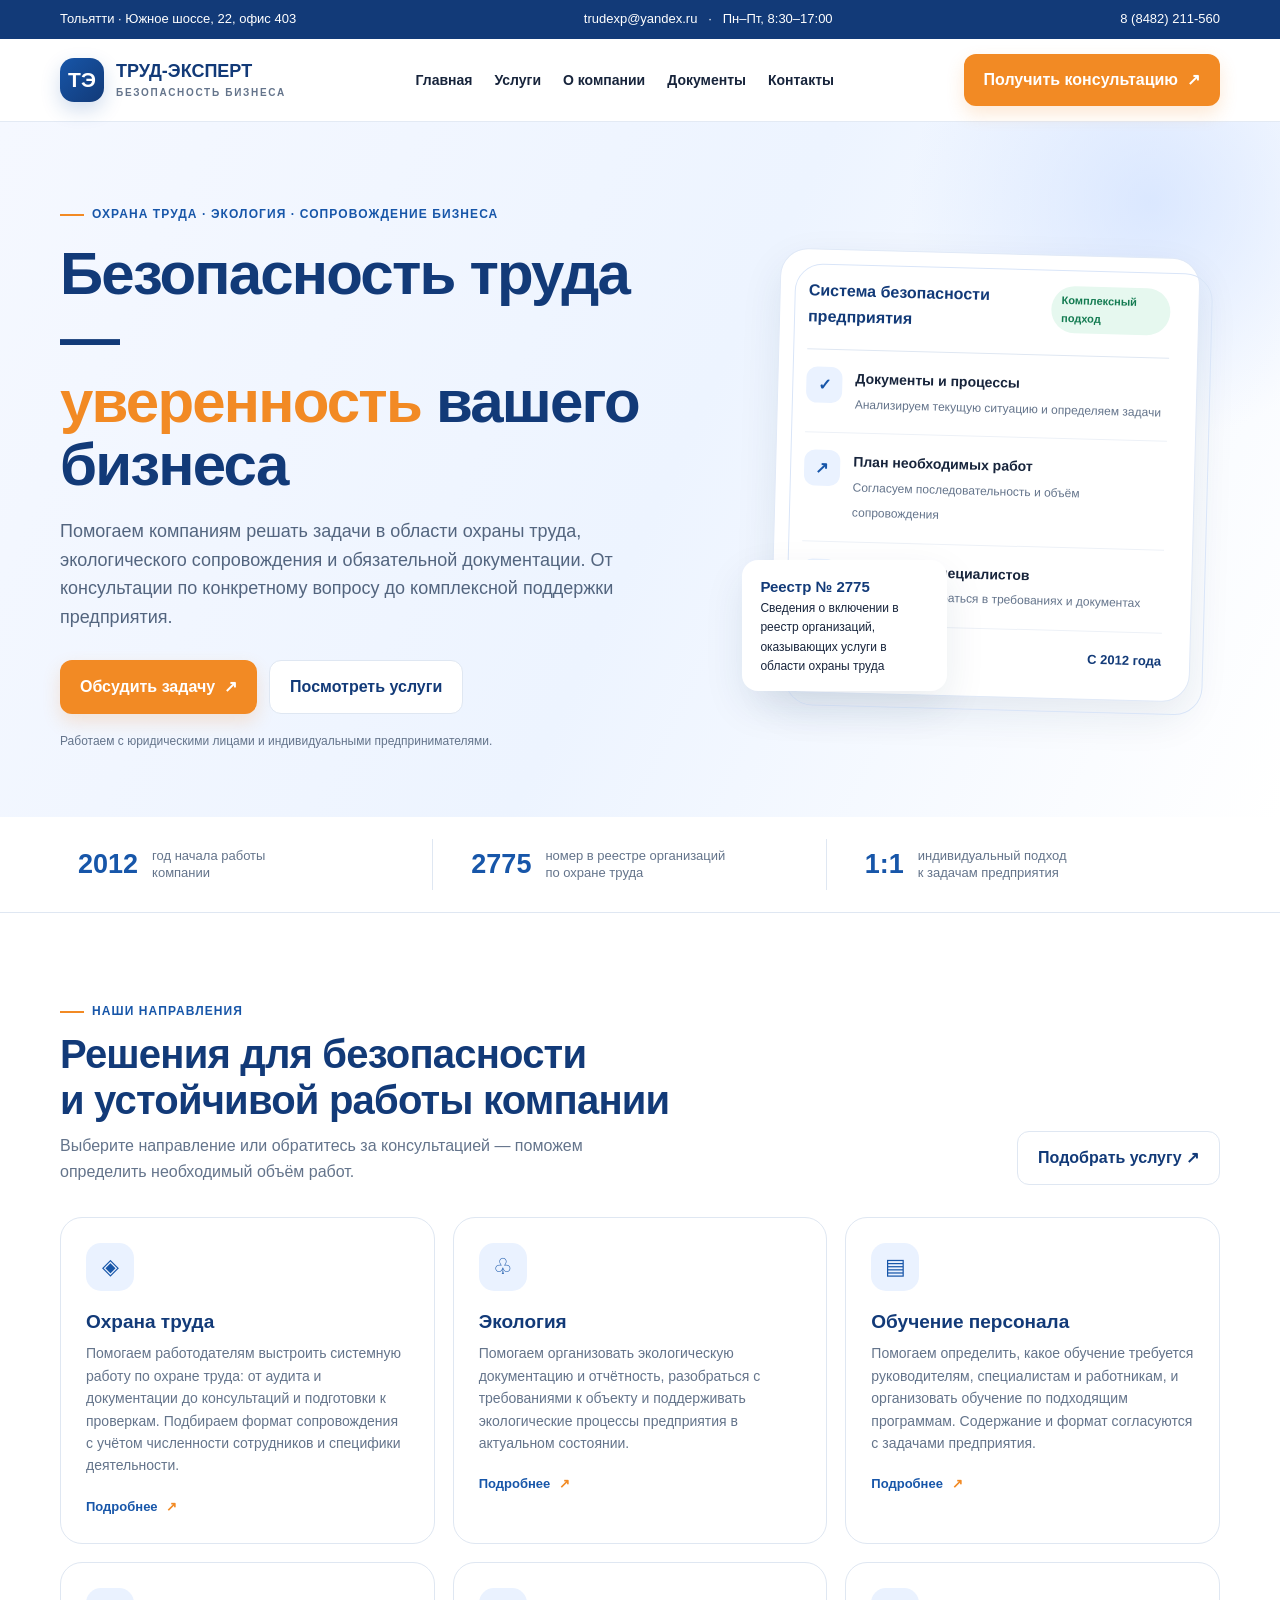
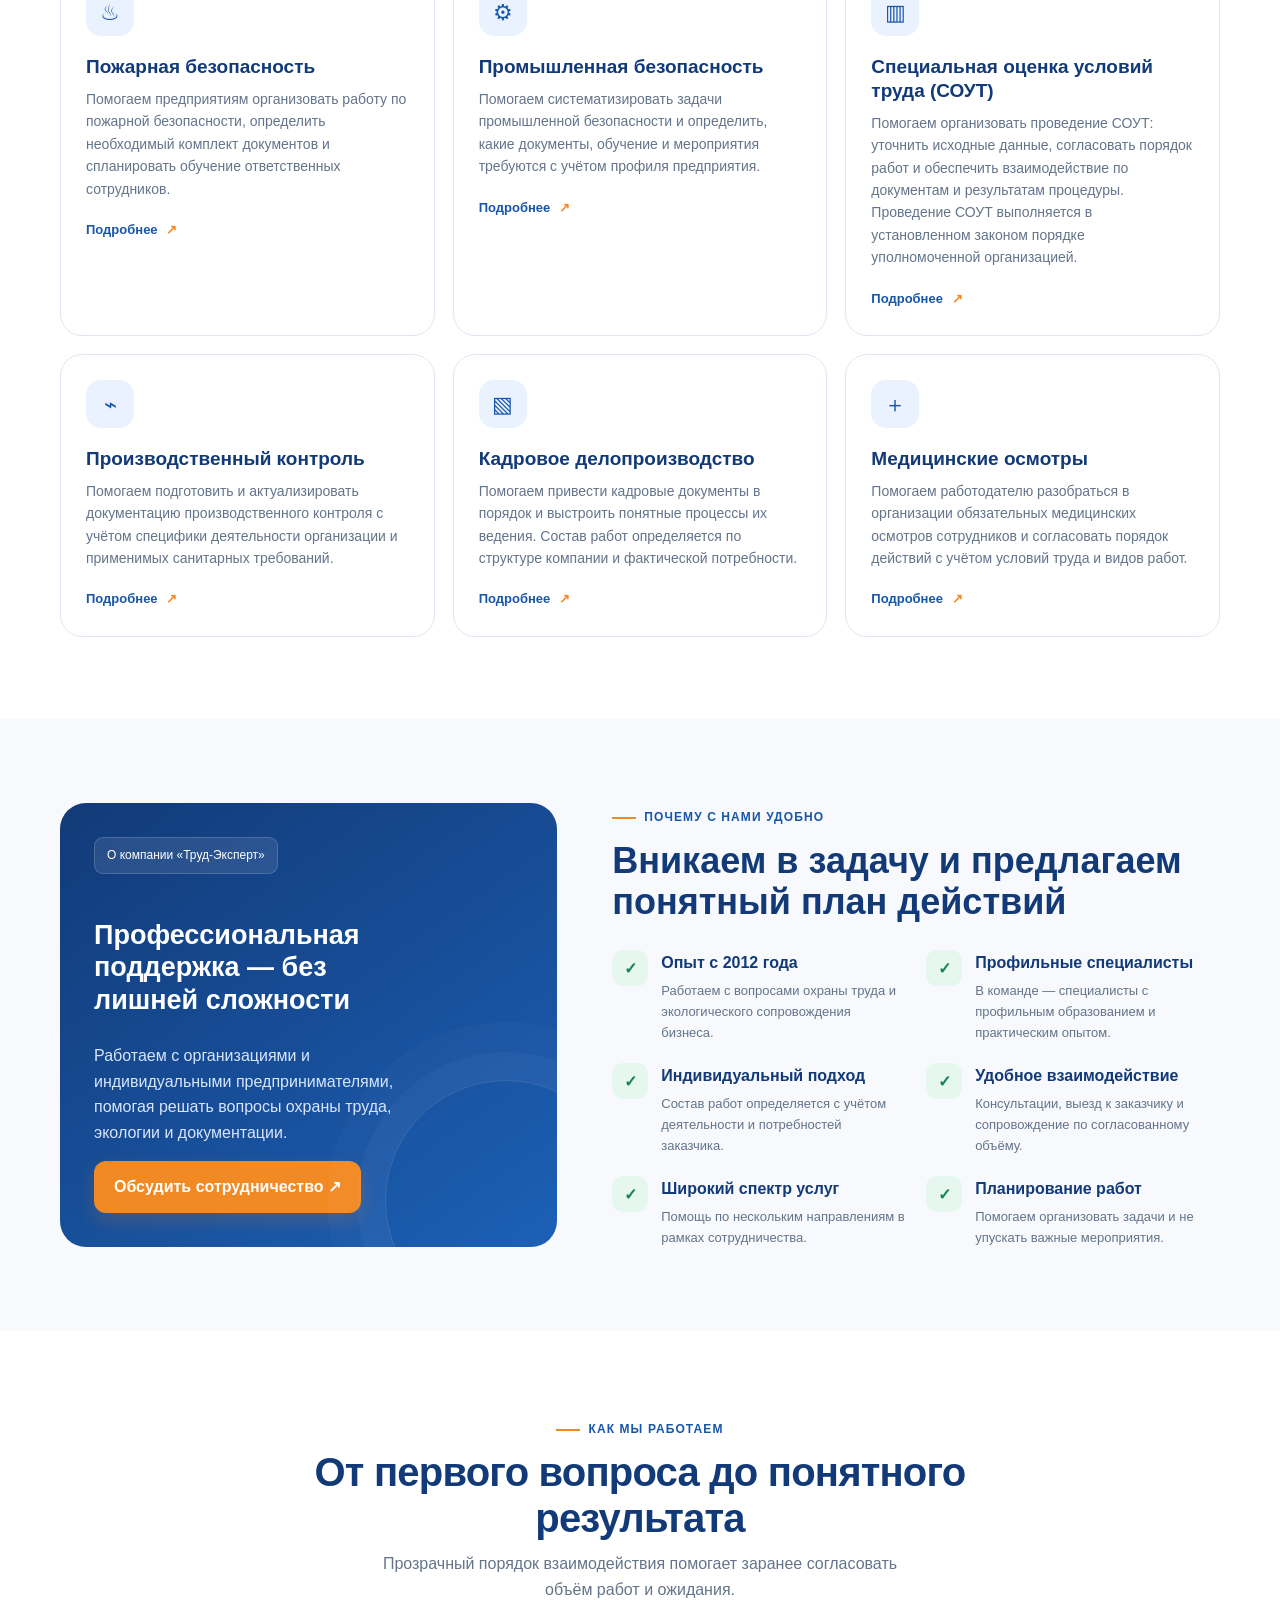
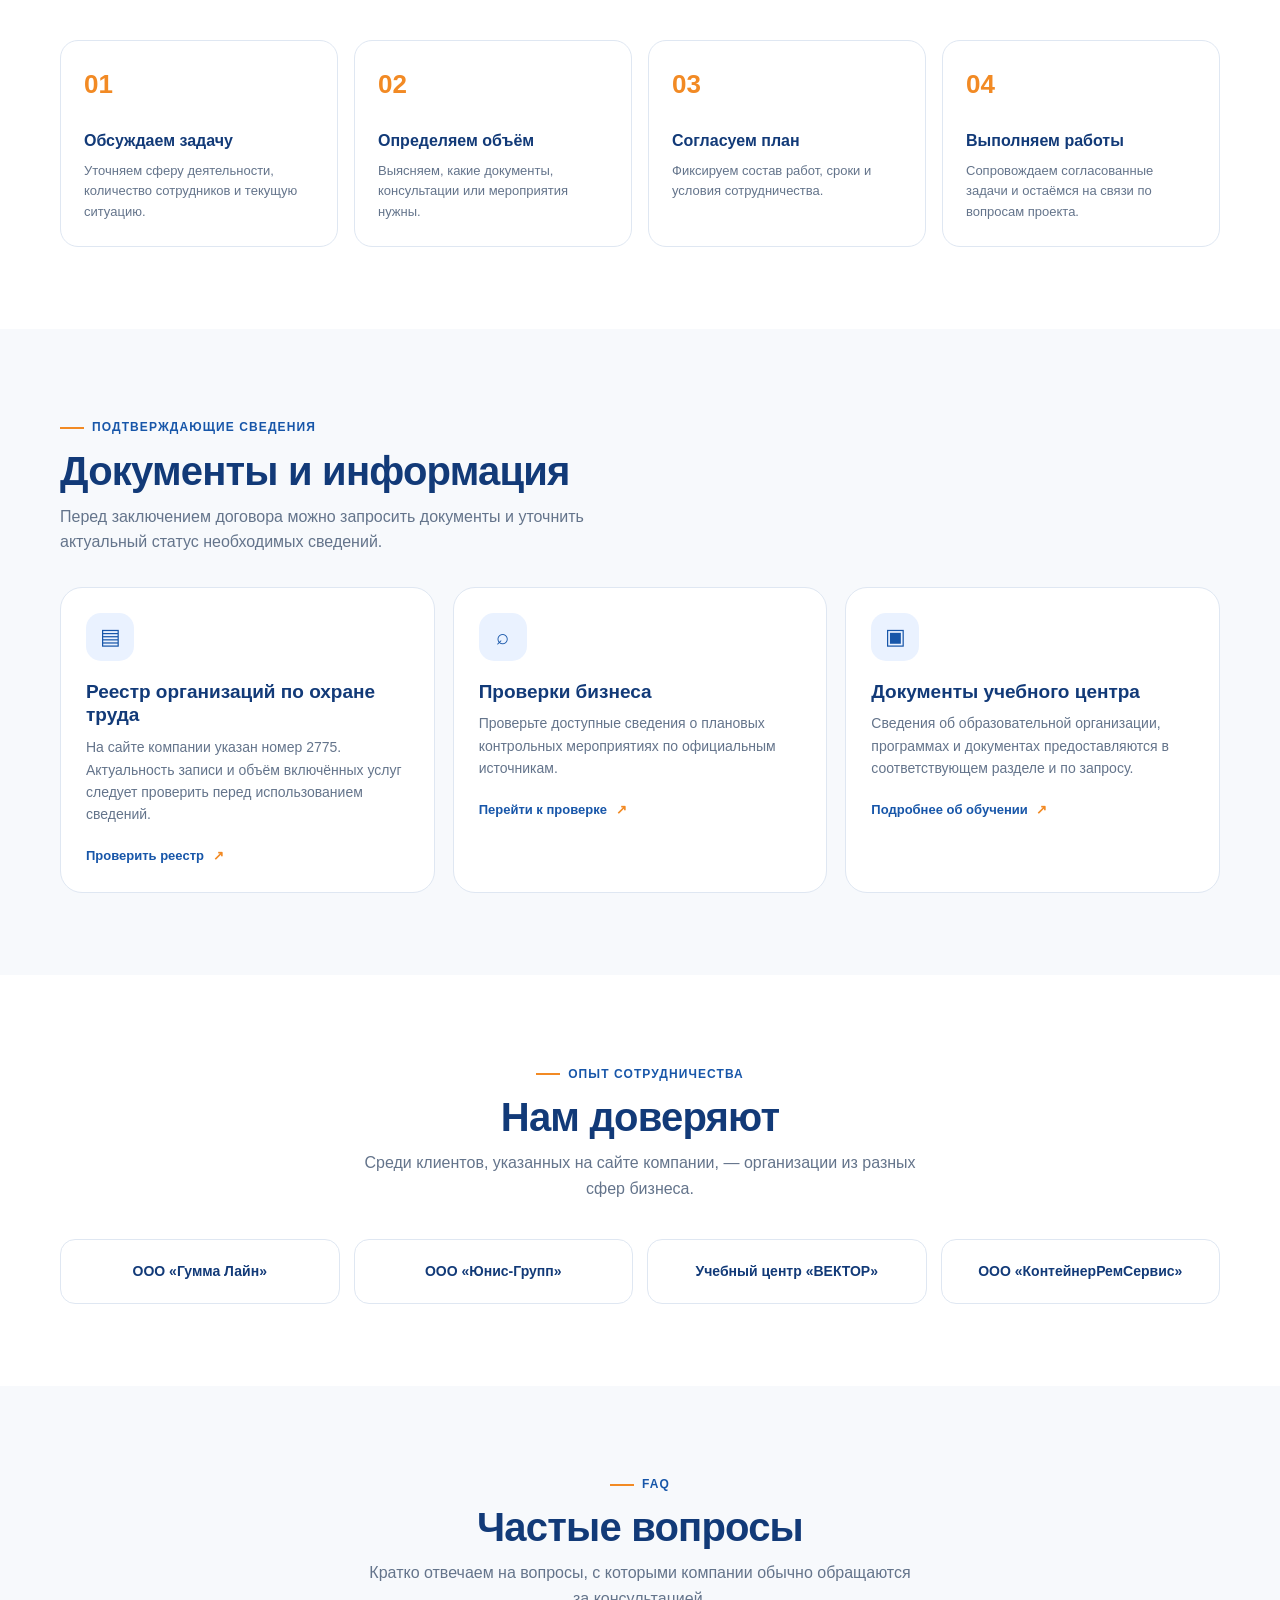
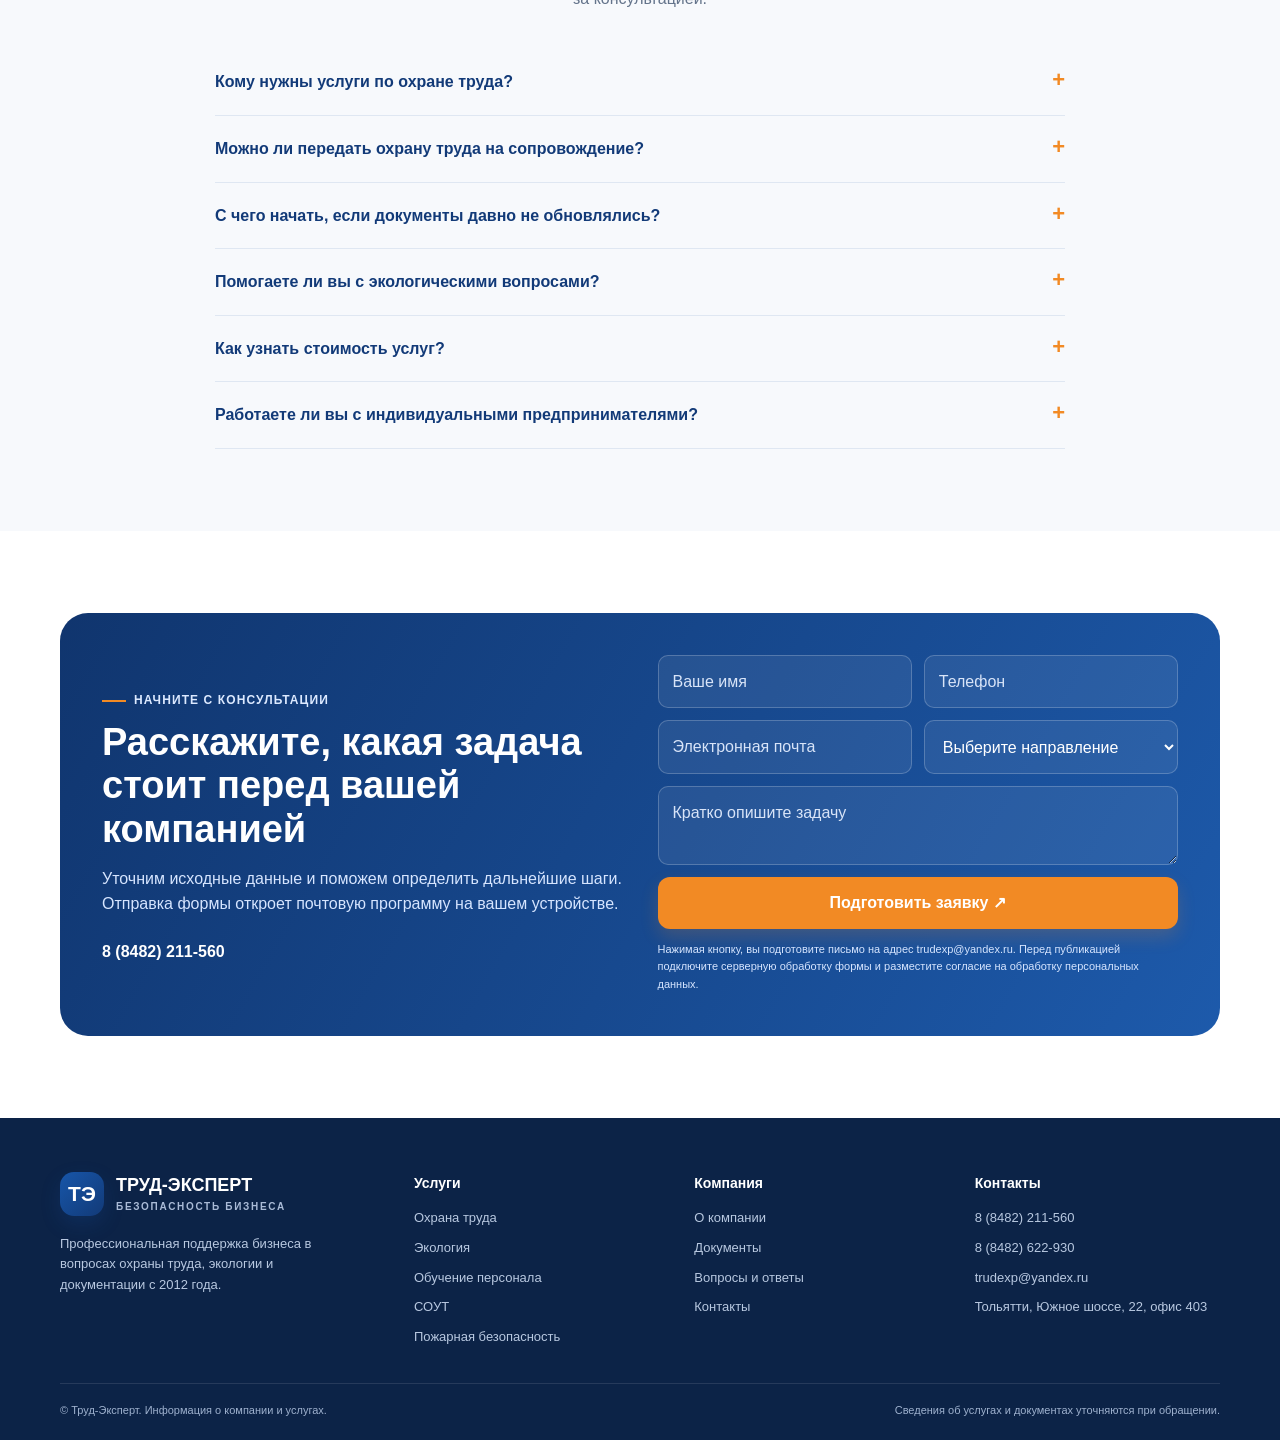
<file: index.html>
<!doctype html><html lang="ru"><head><meta charset="utf-8"><meta name="viewport" content="width=device-width, initial-scale=1"><meta name="description" content="Труд-Эксперт — услуги по охране труда, экологическому сопровождению, обучению и документации для организаций и ИП в Тольятти."><title>Охрана труда, экология и сопровождение бизнеса — Труд-Эксперт</title><link rel="stylesheet" href="assets/style.css"></head><body><div class="topline"><div class="container"><span>Тольятти · Южное шоссе, 22, офис 403</span><span class="top-extra"><a href="mailto:trudexp@yandex.ru">trudexp@yandex.ru</a> &nbsp; · &nbsp; Пн–Пт, 8:30–17:00</span><a href="tel:+78482211560">8 (8482) 211-560</a></div></div><header class="header"><div class="container nav"><a class="brand" href="index.html"><span class="brandmark">ТЭ</span><span class="brandname">ТРУД-ЭКСПЕРТ<small>БЕЗОПАСНОСТЬ БИЗНЕСА</small></span></a><button class="menu-toggle" aria-label="Открыть меню" aria-expanded="false">☰</button><nav class="navlinks"><a href="index.html">Главная</a><a href="index.html#services">Услуги</a><a href="index.html#about">О компании</a><a href="index.html#documents">Документы</a><a href="contacts.html">Контакты</a></nav><a class="btn" href="contacts.html#request">Получить консультацию <span>↗</span></a></div></header><main><section class="hero"><div class="container hero-grid"><div><span class="eyebrow">Охрана труда · Экология · Сопровождение бизнеса</span><h1>Безопасность труда —<br><em>уверенность</em> вашего бизнеса</h1><p>Помогаем компаниям решать задачи в области охраны труда, экологического сопровождения и обязательной документации. От консультации по конкретному вопросу до комплексной поддержки предприятия.</p><div class="hero-actions"><a class="btn" href="contacts.html#request">Обсудить задачу <span>↗</span></a><a class="btn ghost" href="#services">Посмотреть услуги</a></div><div class="hero-note">Работаем с юридическими лицами и индивидуальными предпринимателями.</div></div><div class="hero-art"><div class="hero-panel"><div class="panel-head"><strong>Система безопасности предприятия</strong><span class="status">Комплексный подход</span></div><div class="checkrow"><div class="checkicon">✓</div><div><b>Документы и процессы</b><small>Анализируем текущую ситуацию и определяем задачи</small></div></div><div class="checkrow"><div class="checkicon">↗</div><div><b>План необходимых работ</b><small>Согласуем последовательность и объём сопровождения</small></div></div><div class="checkrow"><div class="checkicon">◎</div><div><b>Поддержка специалистов</b><small>Помогаем разобраться в требованиях и документах</small></div></div><div class="panel-foot"><span>Труд-Эксперт</span><b>С 2012 года</b></div></div><div class="float-card"><strong>Реестр № 2775</strong>Сведения о включении в реестр организаций, оказывающих услуги в области охраны труда</div></div></div></section><section class="stats"><div class="container stats-grid"><div class="stat"><div class="stat-number">2012</div><span>год начала работы<br>компании</span></div><div class="stat"><div class="stat-number">2775</div><span>номер в реестре организаций<br>по охране труда</span></div><div class="stat"><div class="stat-number">1:1</div><span>индивидуальный подход<br>к задачам предприятия</span></div></div></section><section class="section" id="services"><div class="container"><div class="section-head"><div><span class="eyebrow">Наши направления</span><h2>Решения для безопасности<br>и устойчивой работы компании</h2><p>Выберите направление или обратитесь за консультацией — поможем определить необходимый объём работ.</p></div><a class="btn ghost" href="contacts.html#request">Подобрать услугу ↗</a></div><div class="grid"><article class="card"><div class="card-icon">◈</div><h3>Охрана труда</h3><p>Помогаем работодателям выстроить системную работу по охране труда: от аудита и документации до консультаций и подготовки к проверкам. Подбираем формат сопровождения с учётом численности сотрудников и специфики деятельности.</p><a class="arrowlink" href="services/okhrana-truda.html">Подробнее <span>↗</span></a></article><article class="card"><div class="card-icon">♧</div><h3>Экология</h3><p>Помогаем организовать экологическую документацию и отчётность, разобраться с требованиями к объекту и поддерживать экологические процессы предприятия в актуальном состоянии.</p><a class="arrowlink" href="services/ekologiya.html">Подробнее <span>↗</span></a></article><article class="card"><div class="card-icon">▤</div><h3>Обучение персонала</h3><p>Помогаем определить, какое обучение требуется руководителям, специалистам и работникам, и организовать обучение по подходящим программам. Содержание и формат согласуются с задачами предприятия.</p><a class="arrowlink" href="services/obuchenie.html">Подробнее <span>↗</span></a></article><article class="card"><div class="card-icon">♨</div><h3>Пожарная безопасность</h3><p>Помогаем предприятиям организовать работу по пожарной безопасности, определить необходимый комплект документов и спланировать обучение ответственных сотрудников.</p><a class="arrowlink" href="services/pozharnaya-bezopasnost.html">Подробнее <span>↗</span></a></article><article class="card"><div class="card-icon">⚙</div><h3>Промышленная безопасность</h3><p>Помогаем систематизировать задачи промышленной безопасности и определить, какие документы, обучение и мероприятия требуются с учётом профиля предприятия.</p><a class="arrowlink" href="services/promyshlennaya-bezopasnost.html">Подробнее <span>↗</span></a></article><article class="card"><div class="card-icon">▥</div><h3>Специальная оценка условий труда (СОУТ)</h3><p>Помогаем организовать проведение СОУТ: уточнить исходные данные, согласовать порядок работ и обеспечить взаимодействие по документам и результатам процедуры. Проведение СОУТ выполняется в установленном законом порядке уполномоченной организацией.</p><a class="arrowlink" href="services/sout.html">Подробнее <span>↗</span></a></article><article class="card"><div class="card-icon">⌁</div><h3>Производственный контроль</h3><p>Помогаем подготовить и актуализировать документацию производственного контроля с учётом специфики деятельности организации и применимых санитарных требований.</p><a class="arrowlink" href="services/proizvodstvenny-kontrol.html">Подробнее <span>↗</span></a></article><article class="card"><div class="card-icon">▧</div><h3>Кадровое делопроизводство</h3><p>Помогаем привести кадровые документы в порядок и выстроить понятные процессы их ведения. Состав работ определяется по структуре компании и фактической потребности.</p><a class="arrowlink" href="services/kadry.html">Подробнее <span>↗</span></a></article><article class="card"><div class="card-icon">＋</div><h3>Медицинские осмотры</h3><p>Помогаем работодателю разобраться в организации обязательных медицинских осмотров сотрудников и согласовать порядок действий с учётом условий труда и видов работ.</p><a class="arrowlink" href="services/medosmotr.html">Подробнее <span>↗</span></a></article></div></div></section><section class="section soft" id="about"><div class="container feature-grid"><div class="feature-box"><span class="feature-badge">О компании «Труд-Эксперт»</span><h3>Профессиональная поддержка — без лишней сложности</h3><p>Работаем с организациями и индивидуальными предпринимателями, помогая решать вопросы охраны труда, экологии и документации.</p><a class="btn" href="contacts.html#request">Обсудить сотрудничество ↗</a></div><div><span class="eyebrow">Почему с нами удобно</span><h2 style="font-size:36px;line-height:1.15;color:var(--navy);margin:12px 0 28px">Вникаем в задачу и предлагаем понятный план действий</h2><div class="feature-list"><div class="feature-item"><div class="checkicon">✓</div><div><h3>Опыт с 2012 года</h3><p>Работаем с вопросами охраны труда и экологического сопровождения бизнеса.</p></div></div><div class="feature-item"><div class="checkicon">✓</div><div><h3>Профильные специалисты</h3><p>В команде — специалисты с профильным образованием и практическим опытом.</p></div></div><div class="feature-item"><div class="checkicon">✓</div><div><h3>Индивидуальный подход</h3><p>Состав работ определяется с учётом деятельности и потребностей заказчика.</p></div></div><div class="feature-item"><div class="checkicon">✓</div><div><h3>Удобное взаимодействие</h3><p>Консультации, выезд к заказчику и сопровождение по согласованному объёму.</p></div></div><div class="feature-item"><div class="checkicon">✓</div><div><h3>Широкий спектр услуг</h3><p>Помощь по нескольким направлениям в рамках сотрудничества.</p></div></div><div class="feature-item"><div class="checkicon">✓</div><div><h3>Планирование работ</h3><p>Помогаем организовать задачи и не упускать важные мероприятия.</p></div></div></div></div></div></section><section class="section"><div class="container"><div class="center-head"><span class="eyebrow">Как мы работаем</span><h2>От первого вопроса до понятного результата</h2><p>Прозрачный порядок взаимодействия помогает заранее согласовать объём работ и ожидания.</p></div><div class="steps"><div class="step"><h3>Обсуждаем задачу</h3><p>Уточняем сферу деятельности, количество сотрудников и текущую ситуацию.</p></div><div class="step"><h3>Определяем объём</h3><p>Выясняем, какие документы, консультации или мероприятия нужны.</p></div><div class="step"><h3>Согласуем план</h3><p>Фиксируем состав работ, сроки и условия сотрудничества.</p></div><div class="step"><h3>Выполняем работы</h3><p>Сопровождаем согласованные задачи и остаёмся на связи по вопросам проекта.</p></div></div></div></section><section class="section soft" id="documents"><div class="container"><div class="section-head"><div><span class="eyebrow">Подтверждающие сведения</span><h2>Документы и информация</h2><p>Перед заключением договора можно запросить документы и уточнить актуальный статус необходимых сведений.</p></div></div><div class="grid"><article class="card"><div class="card-icon">▤</div><h3>Реестр организаций по охране труда</h3><p>На сайте компании указан номер 2775. Актуальность записи и объём включённых услуг следует проверить перед использованием сведений.</p><a class="arrowlink" href="https://akot.rosmintrud.ru/" target="_blank" rel="noopener">Проверить реестр <span>↗</span></a></article><article class="card"><div class="card-icon">⌕</div><h3>Проверки бизнеса</h3><p>Проверьте доступные сведения о плановых контрольных мероприятиях по официальным источникам.</p><a class="arrowlink" href="https://proverki.gov.ru/" target="_blank" rel="noopener">Перейти к проверке <span>↗</span></a></article><article class="card"><div class="card-icon">▣</div><h3>Документы учебного центра</h3><p>Сведения об образовательной организации, программах и документах предоставляются в соответствующем разделе и по запросу.</p><a class="arrowlink" href="services/obuchenie.html">Подробнее об обучении <span>↗</span></a></article></div></div></section><section class="section" id="clients"><div class="container"><div class="center-head"><span class="eyebrow">Опыт сотрудничества</span><h2>Нам доверяют</h2><p>Среди клиентов, указанных на сайте компании, — организации из разных сфер бизнеса.</p></div><div class="trust-grid"><div class="trust-item">ООО «Гумма Лайн»</div><div class="trust-item">ООО «Юнис-Групп»</div><div class="trust-item">Учебный центр «ВЕКТОР»</div><div class="trust-item">ООО «КонтейнерРемСервис»</div></div></div></section><section class="section soft" id="faq"><div class="container"><div class="center-head"><span class="eyebrow">FAQ</span><h2>Частые вопросы</h2><p>Кратко отвечаем на вопросы, с которыми компании обычно обращаются за консультацией.</p></div><div class="faq"><details><summary>Кому нужны услуги по охране труда?</summary><p>Работодателям необходимо организовать охрану труда с учётом требований законодательства, численности сотрудников и особенностей деятельности. Конкретный набор мероприятий зависит от условий работы и структуры компании.</p></details><details><summary>Можно ли передать охрану труда на сопровождение?</summary><p>В зависимости от ситуации предприятие может привлечь внешнего исполнителя для выполнения согласованного объёма функций. Возможность и формат сотрудничества определяются с учётом требований законодательства и условий конкретной организации.</p></details><details><summary>С чего начать, если документы давно не обновлялись?</summary><p>Начните с консультации и анализа имеющихся документов. После этого можно определить пробелы, расставить приоритеты и согласовать план актуализации.</p></details><details><summary>Помогаете ли вы с экологическими вопросами?</summary><p>Да, компания заявляет направление экологического сопровождения, включая вопросы отходов, экологической отчётности, НВОС и производственного экологического контроля. Точный состав работ уточняется при обращении.</p></details><details><summary>Как узнать стоимость услуг?</summary><p>Стоимость зависит от направления, объёма работ, количества объектов или рабочих мест и исходного состояния документов. Оставьте заявку или позвоните, чтобы обсудить задачу и получить предложение.</p></details><details><summary>Работаете ли вы с индивидуальными предпринимателями?</summary><p>Да, компания приглашает к сотрудничеству юридических лиц и индивидуальных предпринимателей.</p></details></div></div></section><section class="section" id="request"><div class="container"><div class="cta"><div><span class="eyebrow" style="color:#dce9ff">Начните с консультации</span><h2>Расскажите, какая задача стоит перед вашей компанией</h2><p>Уточним исходные данные и поможем определить дальнейшие шаги. Отправка формы откроет почтовую программу на вашем устройстве.</p><p style="margin-top:22px;font-weight:800;color:#fff">8 (8482) 211-560</p></div><form class="cta-form" data-mailto><input name="name" placeholder="Ваше имя" required><input name="phone" placeholder="Телефон" required><input name="email" type="email" placeholder="Электронная почта"><select name="service"><option value="Консультация">Выберите направление</option><option>Охрана труда</option><option>Экология</option><option>Обучение персонала</option><option>Пожарная безопасность</option><option>Промышленная безопасность</option><option>СОУТ</option><option>Кадровое делопроизводство</option><option>Другое</option></select><textarea name="message" placeholder="Кратко опишите задачу"></textarea><button class="btn" type="submit">Подготовить заявку ↗</button><div class="consent">Нажимая кнопку, вы подготовите письмо на адрес trudexp@yandex.ru. Перед публикацией подключите серверную обработку формы и разместите согласие на обработку персональных данных.</div><div class="form-message" aria-live="polite"></div></form></div></div></section></main><footer class="footer"><div class="container"><div class="footer-grid"><div><a class="brand" href="index.html"><span class="brandmark">ТЭ</span><span class="brandname">ТРУД-ЭКСПЕРТ<small>БЕЗОПАСНОСТЬ БИЗНЕСА</small></span></a><p style="margin-top:18px;max-width:290px">Профессиональная поддержка бизнеса в вопросах охраны труда, экологии и документации с 2012 года.</p></div><div><h4>Услуги</h4><ul><li><a href="services/okhrana-truda.html">Охрана труда</a></li><li><a href="services/ekologiya.html">Экология</a></li><li><a href="services/obuchenie.html">Обучение персонала</a></li><li><a href="services/sout.html">СОУТ</a></li><li><a href="services/pozharnaya-bezopasnost.html">Пожарная безопасность</a></li></ul></div><div><h4>Компания</h4><ul><li><a href="index.html#about">О компании</a></li><li><a href="index.html#documents">Документы</a></li><li><a href="index.html#faq">Вопросы и ответы</a></li><li><a href="contacts.html">Контакты</a></li></ul></div><div><h4>Контакты</h4><ul><li><a href="tel:+78482211560">8 (8482) 211-560</a></li><li><a href="tel:+78482622930">8 (8482) 622-930</a></li><li><a href="mailto:trudexp@yandex.ru">trudexp@yandex.ru</a></li><li>Тольятти, Южное шоссе, 22, офис 403</li></ul></div></div><div class="footer-bottom"><span>© Труд-Эксперт. Информация о компании и услугах.</span><span>Сведения об услугах и документах уточняются при обращении.</span></div></div></footer><script src="assets/site.js"></script></body></html>
</file>
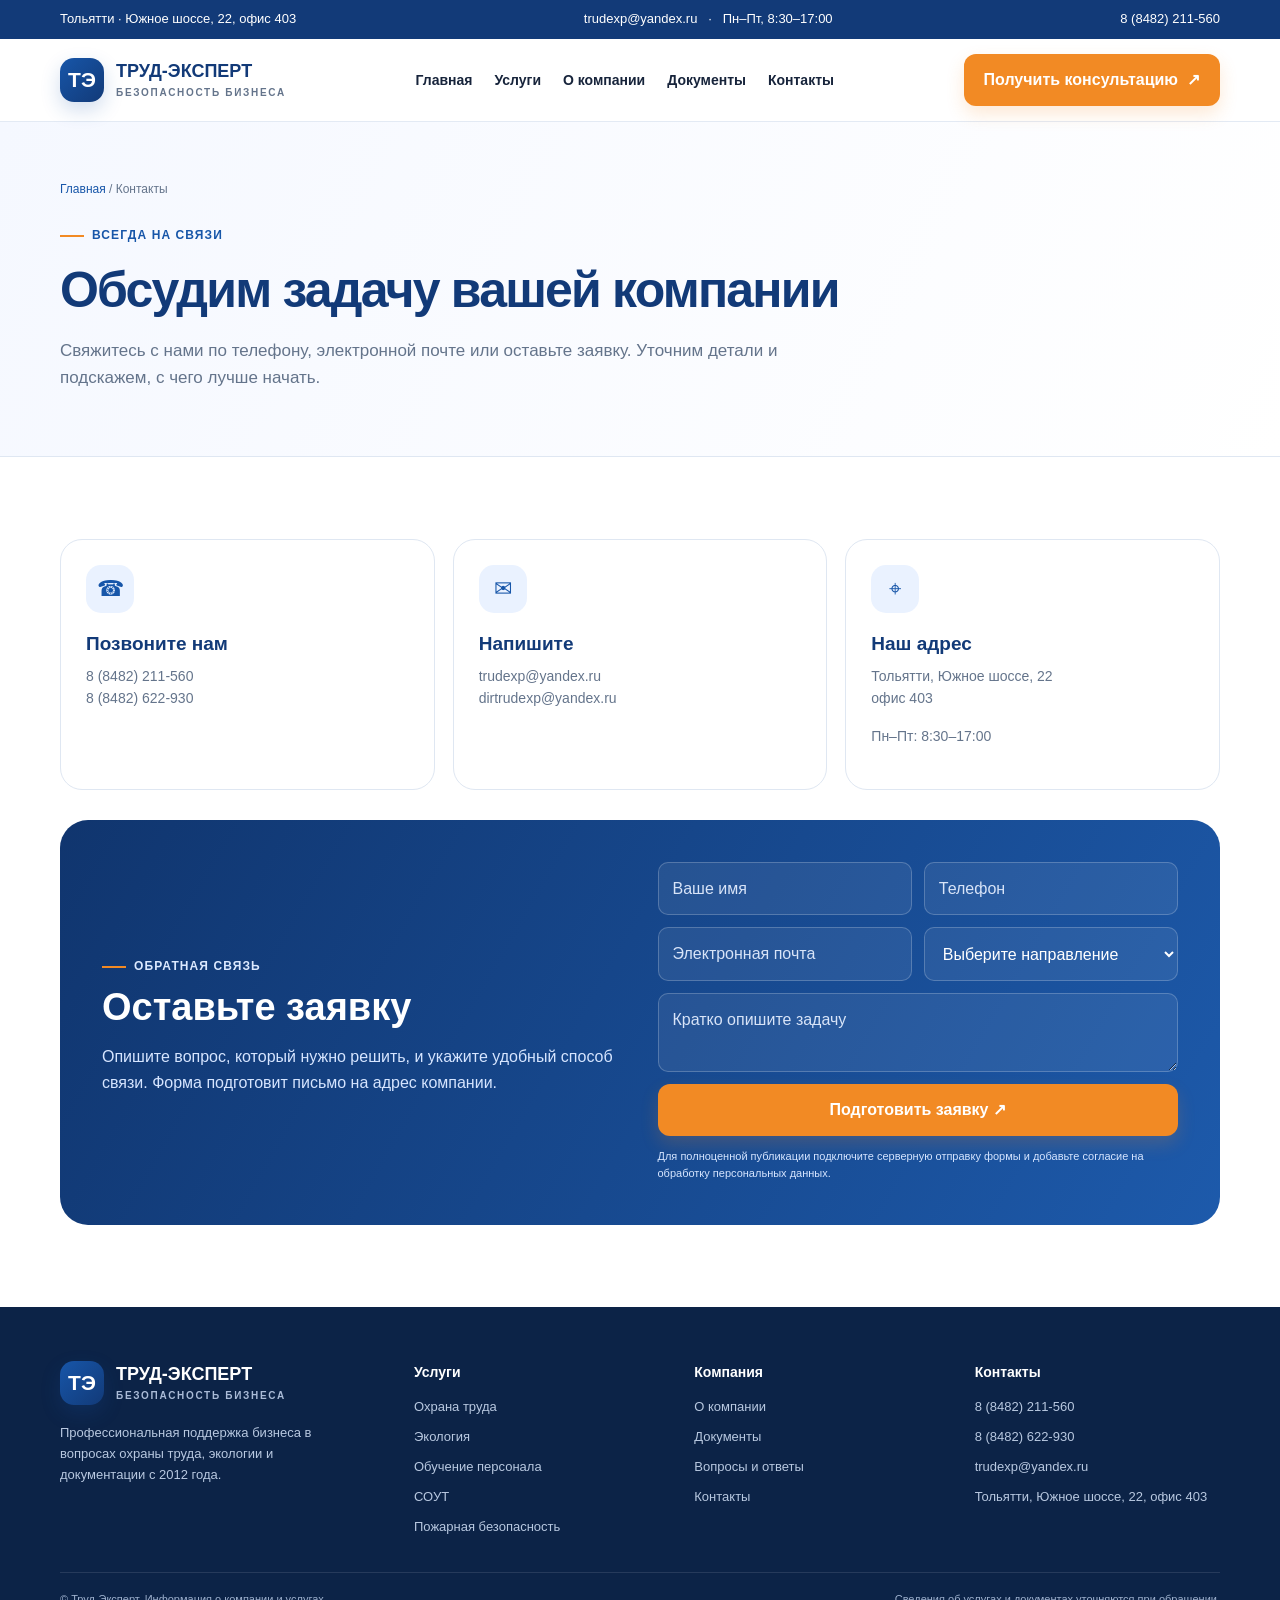
<file: contacts.html>
<!doctype html><html lang="ru"><head><meta charset="utf-8"><meta name="viewport" content="width=device-width, initial-scale=1"><meta name="description" content="Контакты компании Труд-Эксперт в Тольятти: телефон, электронная почта, адрес и форма обращения."><title>Контакты — Труд-Эксперт</title><link rel="stylesheet" href="assets/style.css"></head><body><div class="topline"><div class="container"><span>Тольятти · Южное шоссе, 22, офис 403</span><span class="top-extra"><a href="mailto:trudexp@yandex.ru">trudexp@yandex.ru</a> &nbsp; · &nbsp; Пн–Пт, 8:30–17:00</span><a href="tel:+78482211560">8 (8482) 211-560</a></div></div><header class="header"><div class="container nav"><a class="brand" href="index.html"><span class="brandmark">ТЭ</span><span class="brandname">ТРУД-ЭКСПЕРТ<small>БЕЗОПАСНОСТЬ БИЗНЕСА</small></span></a><button class="menu-toggle" aria-label="Открыть меню" aria-expanded="false">☰</button><nav class="navlinks"><a href="index.html">Главная</a><a href="index.html#services">Услуги</a><a href="index.html#about">О компании</a><a href="index.html#documents">Документы</a><a href="contacts.html">Контакты</a></nav><a class="btn" href="contacts.html#request">Получить консультацию <span>↗</span></a></div></header><main><section class="page-hero"><div class="container"><div class="breadcrumbs"><a href="index.html">Главная</a> / Контакты</div><span class="eyebrow">Всегда на связи</span><h1>Обсудим задачу вашей компании</h1><p>Свяжитесь с нами по телефону, электронной почте или оставьте заявку. Уточним детали и подскажем, с чего лучше начать.</p></div></section><section class="section"><div class="container"><div class="grid" style="grid-template-columns:repeat(3,1fr);margin-bottom:30px"><article class="card"><div class="card-icon">☎</div><h3>Позвоните нам</h3><p><a href="tel:+78482211560">8 (8482) 211-560</a><br><a href="tel:+78482622930">8 (8482) 622-930</a></p></article><article class="card"><div class="card-icon">✉</div><h3>Напишите</h3><p><a href="mailto:trudexp@yandex.ru">trudexp@yandex.ru</a><br><a href="mailto:dirtrudexp@yandex.ru">dirtrudexp@yandex.ru</a></p></article><article class="card"><div class="card-icon">⌖</div><h3>Наш адрес</h3><p>Тольятти, Южное шоссе, 22<br>офис 403</p><p>Пн–Пт: 8:30–17:00</p></article></div><div class="cta" id="request"><div><span class="eyebrow" style="color:#dce9ff">Обратная связь</span><h2>Оставьте заявку</h2><p>Опишите вопрос, который нужно решить, и укажите удобный способ связи. Форма подготовит письмо на адрес компании.</p></div><form class="cta-form" data-mailto><input name="name" placeholder="Ваше имя" required><input name="phone" placeholder="Телефон" required><input name="email" type="email" placeholder="Электронная почта"><select name="service"><option value="Консультация">Выберите направление</option><option>Охрана труда</option><option>Экология</option><option>Обучение персонала</option><option>Пожарная безопасность</option><option>Промышленная безопасность</option><option>СОУТ</option><option>Кадровое делопроизводство</option><option>Другое</option></select><textarea name="message" placeholder="Кратко опишите задачу"></textarea><button class="btn" type="submit">Подготовить заявку ↗</button><div class="consent">Для полноценной публикации подключите серверную отправку формы и добавьте согласие на обработку персональных данных.</div><div class="form-message" aria-live="polite"></div></form></div></div></section></main><footer class="footer"><div class="container"><div class="footer-grid"><div><a class="brand" href="index.html"><span class="brandmark">ТЭ</span><span class="brandname">ТРУД-ЭКСПЕРТ<small>БЕЗОПАСНОСТЬ БИЗНЕСА</small></span></a><p style="margin-top:18px;max-width:290px">Профессиональная поддержка бизнеса в вопросах охраны труда, экологии и документации с 2012 года.</p></div><div><h4>Услуги</h4><ul><li><a href="services/okhrana-truda.html">Охрана труда</a></li><li><a href="services/ekologiya.html">Экология</a></li><li><a href="services/obuchenie.html">Обучение персонала</a></li><li><a href="services/sout.html">СОУТ</a></li><li><a href="services/pozharnaya-bezopasnost.html">Пожарная безопасность</a></li></ul></div><div><h4>Компания</h4><ul><li><a href="index.html#about">О компании</a></li><li><a href="index.html#documents">Документы</a></li><li><a href="index.html#faq">Вопросы и ответы</a></li><li><a href="contacts.html">Контакты</a></li></ul></div><div><h4>Контакты</h4><ul><li><a href="tel:+78482211560">8 (8482) 211-560</a></li><li><a href="tel:+78482622930">8 (8482) 622-930</a></li><li><a href="mailto:trudexp@yandex.ru">trudexp@yandex.ru</a></li><li>Тольятти, Южное шоссе, 22, офис 403</li></ul></div></div><div class="footer-bottom"><span>© Труд-Эксперт. Информация о компании и услугах.</span><span>Сведения об услугах и документах уточняются при обращении.</span></div></div></footer><script src="assets/site.js"></script></body></html>
</file>
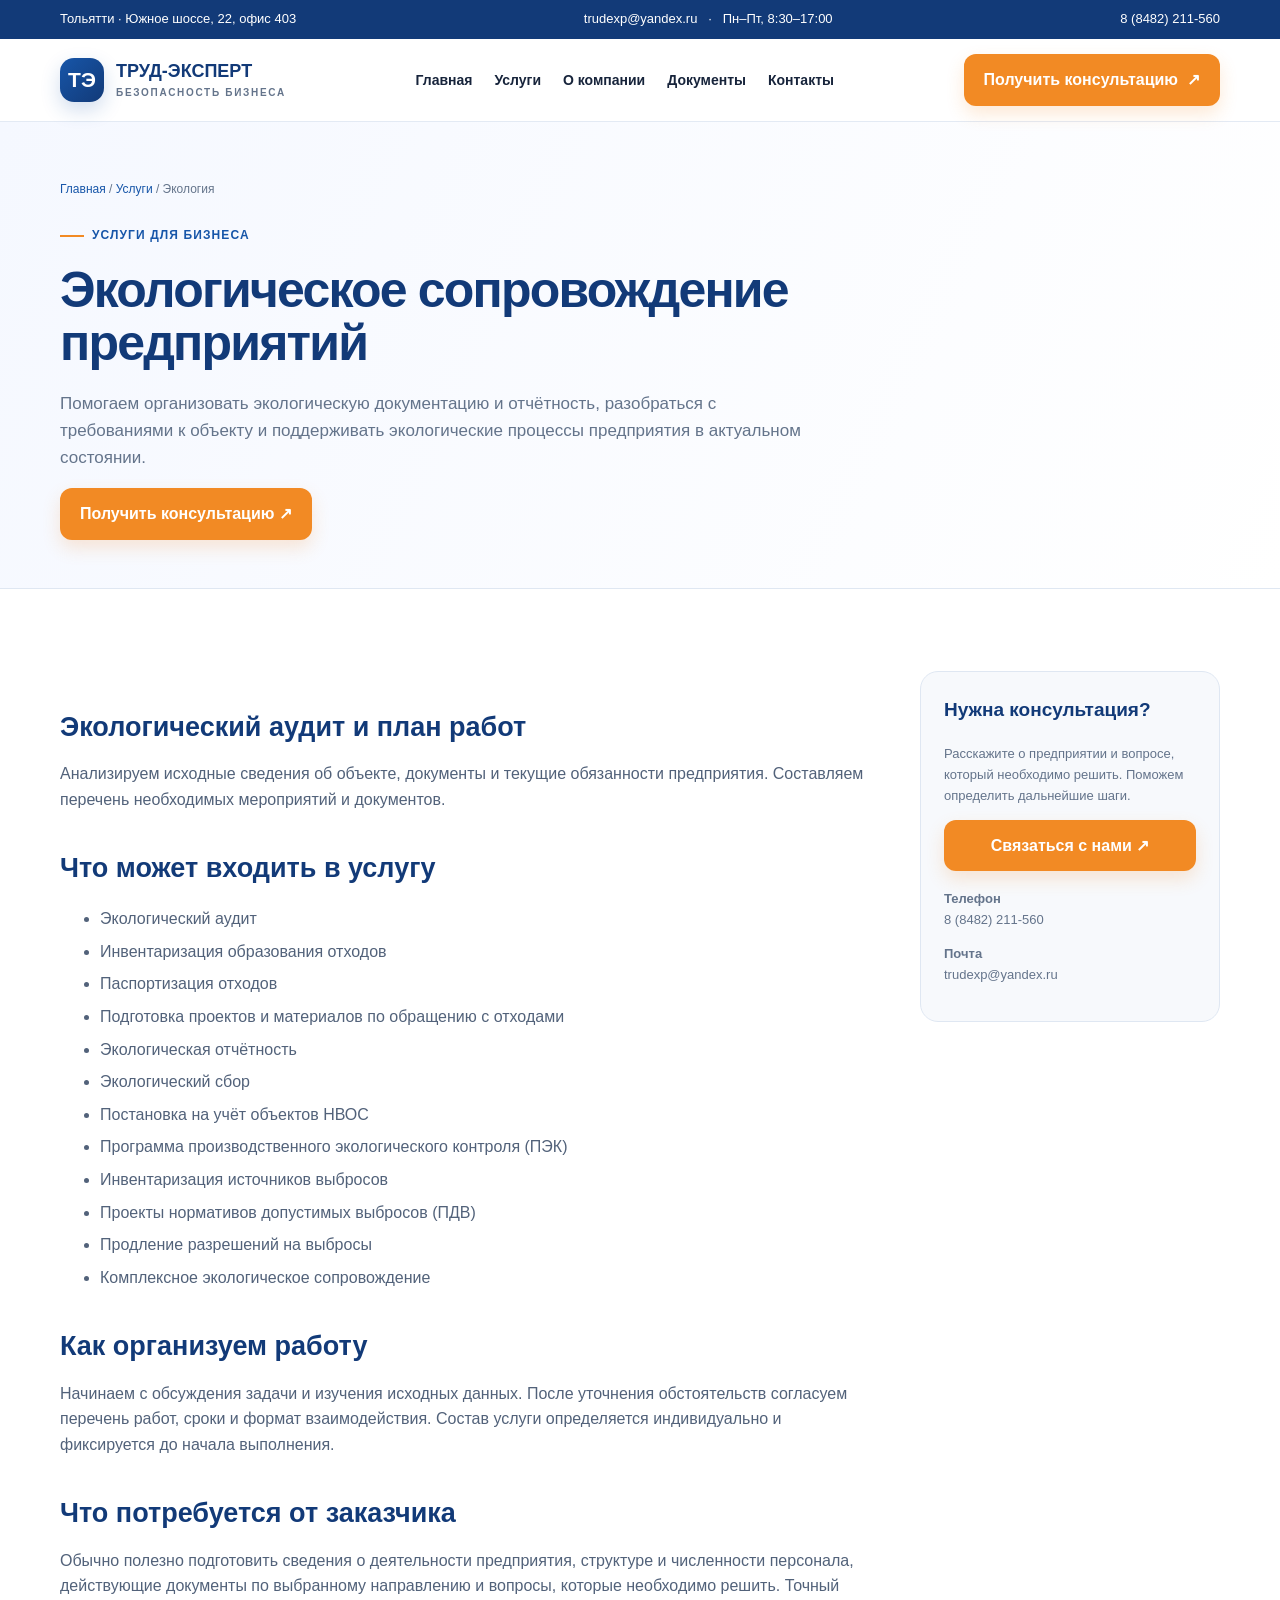
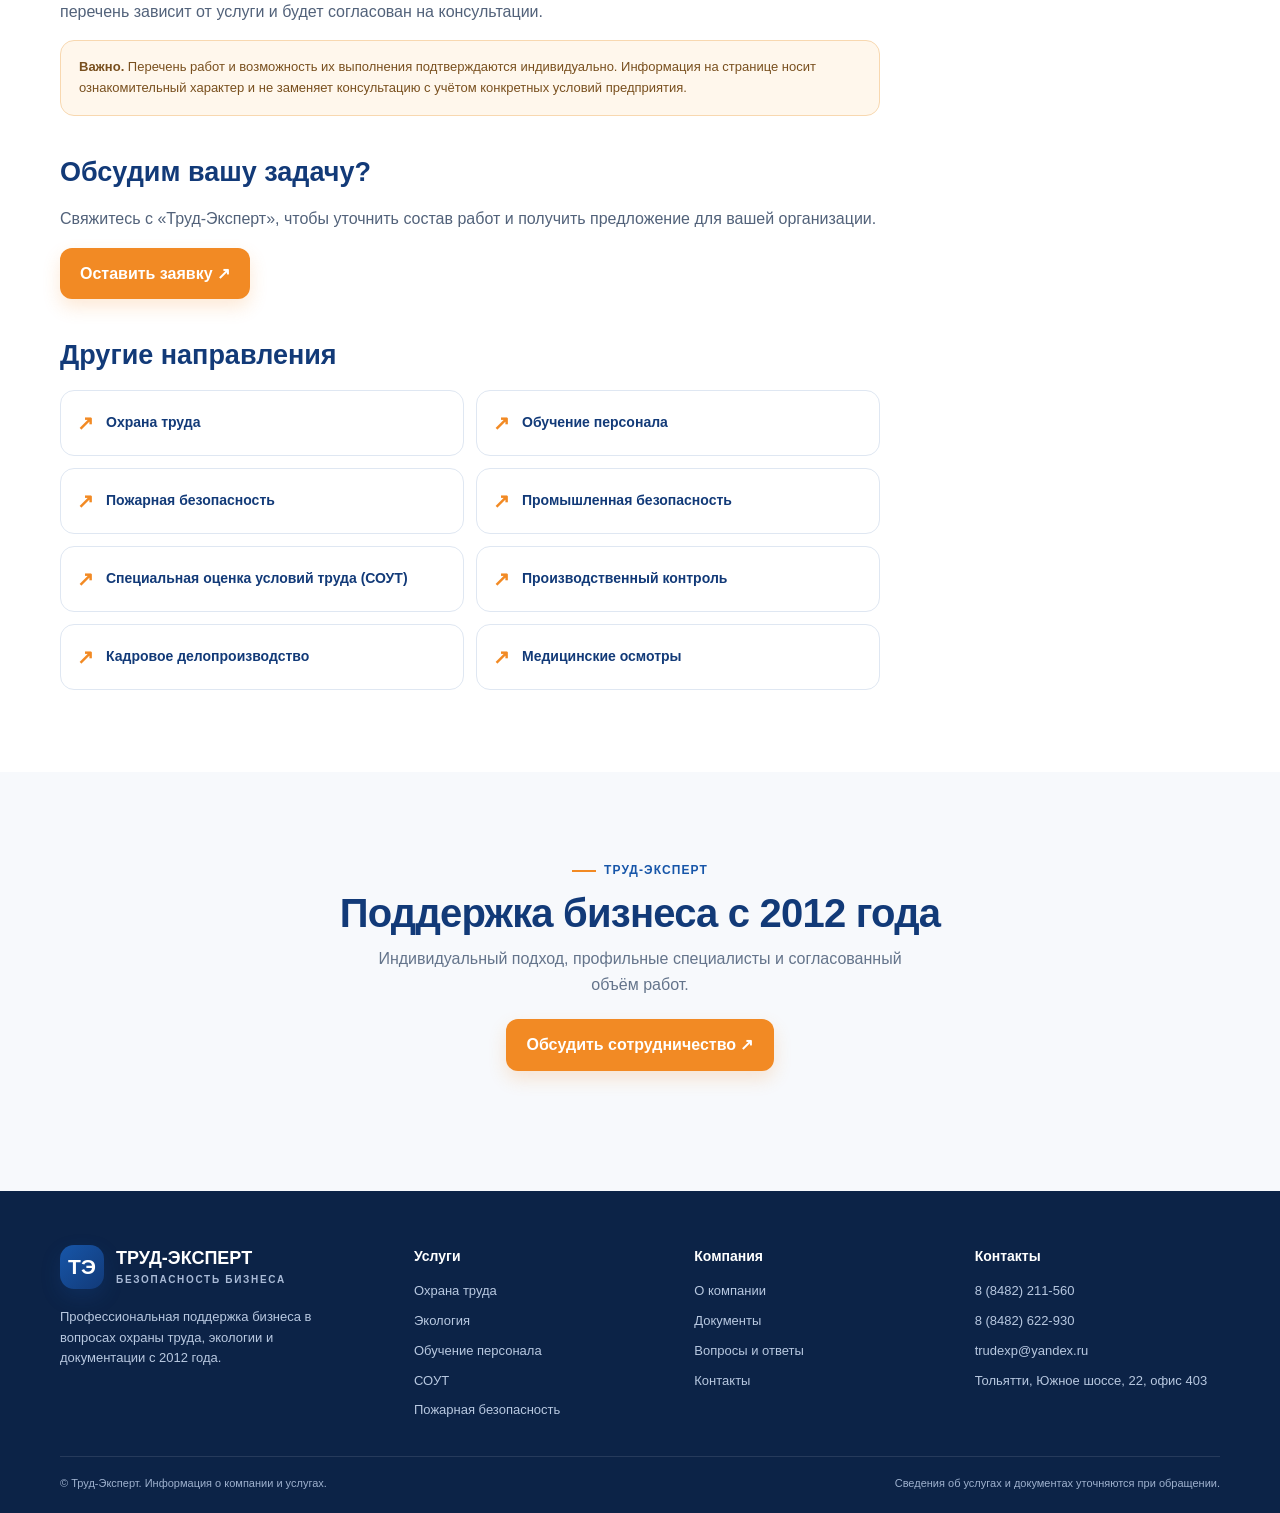
<file: services/ekologiya.html>
<!doctype html><html lang="ru"><head><meta charset="utf-8"><meta name="viewport" content="width=device-width, initial-scale=1"><meta name="description" content="Помогаем организовать экологическую документацию и отчётность, разобраться с требованиями к объекту и поддерживать экологические процессы предприятия в актуальном состоянии."><title>Экология — Труд-Эксперт</title><link rel="stylesheet" href="../assets/style.css"></head><body><div class="topline"><div class="container"><span>Тольятти · Южное шоссе, 22, офис 403</span><span class="top-extra"><a href="mailto:trudexp@yandex.ru">trudexp@yandex.ru</a> &nbsp; · &nbsp; Пн–Пт, 8:30–17:00</span><a href="tel:+78482211560">8 (8482) 211-560</a></div></div><header class="header"><div class="container nav"><a class="brand" href="../index.html"><span class="brandmark">ТЭ</span><span class="brandname">ТРУД-ЭКСПЕРТ<small>БЕЗОПАСНОСТЬ БИЗНЕСА</small></span></a><button class="menu-toggle" aria-label="Открыть меню" aria-expanded="false">☰</button><nav class="navlinks"><a href="../index.html">Главная</a><a href="../index.html#services">Услуги</a><a href="../index.html#about">О компании</a><a href="../index.html#documents">Документы</a><a href="../contacts.html">Контакты</a></nav><a class="btn" href="../contacts.html#request">Получить консультацию <span>↗</span></a></div></header><main><section class="page-hero"><div class="container"><div class="breadcrumbs"><a href="../index.html">Главная</a> / <a href="../index.html#services">Услуги</a> / Экология</div><span class="eyebrow">Услуги для бизнеса</span><h1>Экологическое сопровождение предприятий</h1><p>Помогаем организовать экологическую документацию и отчётность, разобраться с требованиями к объекту и поддерживать экологические процессы предприятия в актуальном состоянии.</p><a class="btn" href="../contacts.html#request">Получить консультацию ↗</a></div></section><section class="section"><div class="container content-layout"><article class="prose"><h2>Экологический аудит и план работ</h2><p>Анализируем исходные сведения об объекте, документы и текущие обязанности предприятия. Составляем перечень необходимых мероприятий и документов.</p><h2>Что может входить в услугу</h2><ul><li>Экологический аудит</li><li>Инвентаризация образования отходов</li><li>Паспортизация отходов</li><li>Подготовка проектов и материалов по обращению с отходами</li><li>Экологическая отчётность</li><li>Экологический сбор</li><li>Постановка на учёт объектов НВОС</li><li>Программа производственного экологического контроля (ПЭК)</li><li>Инвентаризация источников выбросов</li><li>Проекты нормативов допустимых выбросов (ПДВ)</li><li>Продление разрешений на выбросы</li><li>Комплексное экологическое сопровождение</li></ul><h2>Как организуем работу</h2><p>Начинаем с обсуждения задачи и изучения исходных данных. После уточнения обстоятельств согласуем перечень работ, сроки и формат взаимодействия. Состав услуги определяется индивидуально и фиксируется до начала выполнения.</p><h2>Что потребуется от заказчика</h2><p>Обычно полезно подготовить сведения о деятельности предприятия, структуре и численности персонала, действующие документы по выбранному направлению и вопросы, которые необходимо решить. Точный перечень зависит от услуги и будет согласован на консультации.</p><div class="notice"><strong>Важно.</strong> Перечень работ и возможность их выполнения подтверждаются индивидуально. Информация на странице носит ознакомительный характер и не заменяет консультацию с учётом конкретных условий предприятия.</div><h2>Обсудим вашу задачу?</h2><p>Свяжитесь с «Труд-Эксперт», чтобы уточнить состав работ и получить предложение для вашей организации.</p><a class="btn" href="../contacts.html#request">Оставить заявку ↗</a><h2>Другие направления</h2><div class="service-list"><a class="service-link" href="okhrana-truda.html"><span>↗</span>Охрана труда</a><a class="service-link" href="obuchenie.html"><span>↗</span>Обучение персонала</a><a class="service-link" href="pozharnaya-bezopasnost.html"><span>↗</span>Пожарная безопасность</a><a class="service-link" href="promyshlennaya-bezopasnost.html"><span>↗</span>Промышленная безопасность</a><a class="service-link" href="sout.html"><span>↗</span>Специальная оценка условий труда (СОУТ)</a><a class="service-link" href="proizvodstvenny-kontrol.html"><span>↗</span>Производственный контроль</a><a class="service-link" href="kadry.html"><span>↗</span>Кадровое делопроизводство</a><a class="service-link" href="medosmotr.html"><span>↗</span>Медицинские осмотры</a></div></article><aside class="sidebox"><h3>Нужна консультация?</h3><p>Расскажите о предприятии и вопросе, который необходимо решить. Поможем определить дальнейшие шаги.</p><a class="btn" href="../contacts.html#request">Связаться с нами ↗</a><p style="margin-top:18px"><strong>Телефон</strong><br><a href="tel:+78482211560">8 (8482) 211-560</a></p><p><strong>Почта</strong><br><a href="mailto:trudexp@yandex.ru">trudexp@yandex.ru</a></p></aside></div></section><section class="section soft"><div class="container"><div class="center-head"><span class="eyebrow">Труд-Эксперт</span><h2>Поддержка бизнеса с 2012 года</h2><p>Индивидуальный подход, профильные специалисты и согласованный объём работ.</p><a class="btn" style="margin-top:22px" href="../contacts.html#request">Обсудить сотрудничество ↗</a></div></div></section></main><footer class="footer"><div class="container"><div class="footer-grid"><div><a class="brand" href="../index.html"><span class="brandmark">ТЭ</span><span class="brandname">ТРУД-ЭКСПЕРТ<small>БЕЗОПАСНОСТЬ БИЗНЕСА</small></span></a><p style="margin-top:18px;max-width:290px">Профессиональная поддержка бизнеса в вопросах охраны труда, экологии и документации с 2012 года.</p></div><div><h4>Услуги</h4><ul><li><a href="../services/okhrana-truda.html">Охрана труда</a></li><li><a href="../services/ekologiya.html">Экология</a></li><li><a href="../services/obuchenie.html">Обучение персонала</a></li><li><a href="../services/sout.html">СОУТ</a></li><li><a href="../services/pozharnaya-bezopasnost.html">Пожарная безопасность</a></li></ul></div><div><h4>Компания</h4><ul><li><a href="../index.html#about">О компании</a></li><li><a href="../index.html#documents">Документы</a></li><li><a href="index.html#faq">Вопросы и ответы</a></li><li><a href="../contacts.html">Контакты</a></li></ul></div><div><h4>Контакты</h4><ul><li><a href="tel:+78482211560">8 (8482) 211-560</a></li><li><a href="tel:+78482622930">8 (8482) 622-930</a></li><li><a href="mailto:trudexp@yandex.ru">trudexp@yandex.ru</a></li><li>Тольятти, Южное шоссе, 22, офис 403</li></ul></div></div><div class="footer-bottom"><span>© Труд-Эксперт. Информация о компании и услугах.</span><span>Сведения об услугах и документах уточняются при обращении.</span></div></div></footer><script src="../assets/site.js"></script></body></html>
</file>
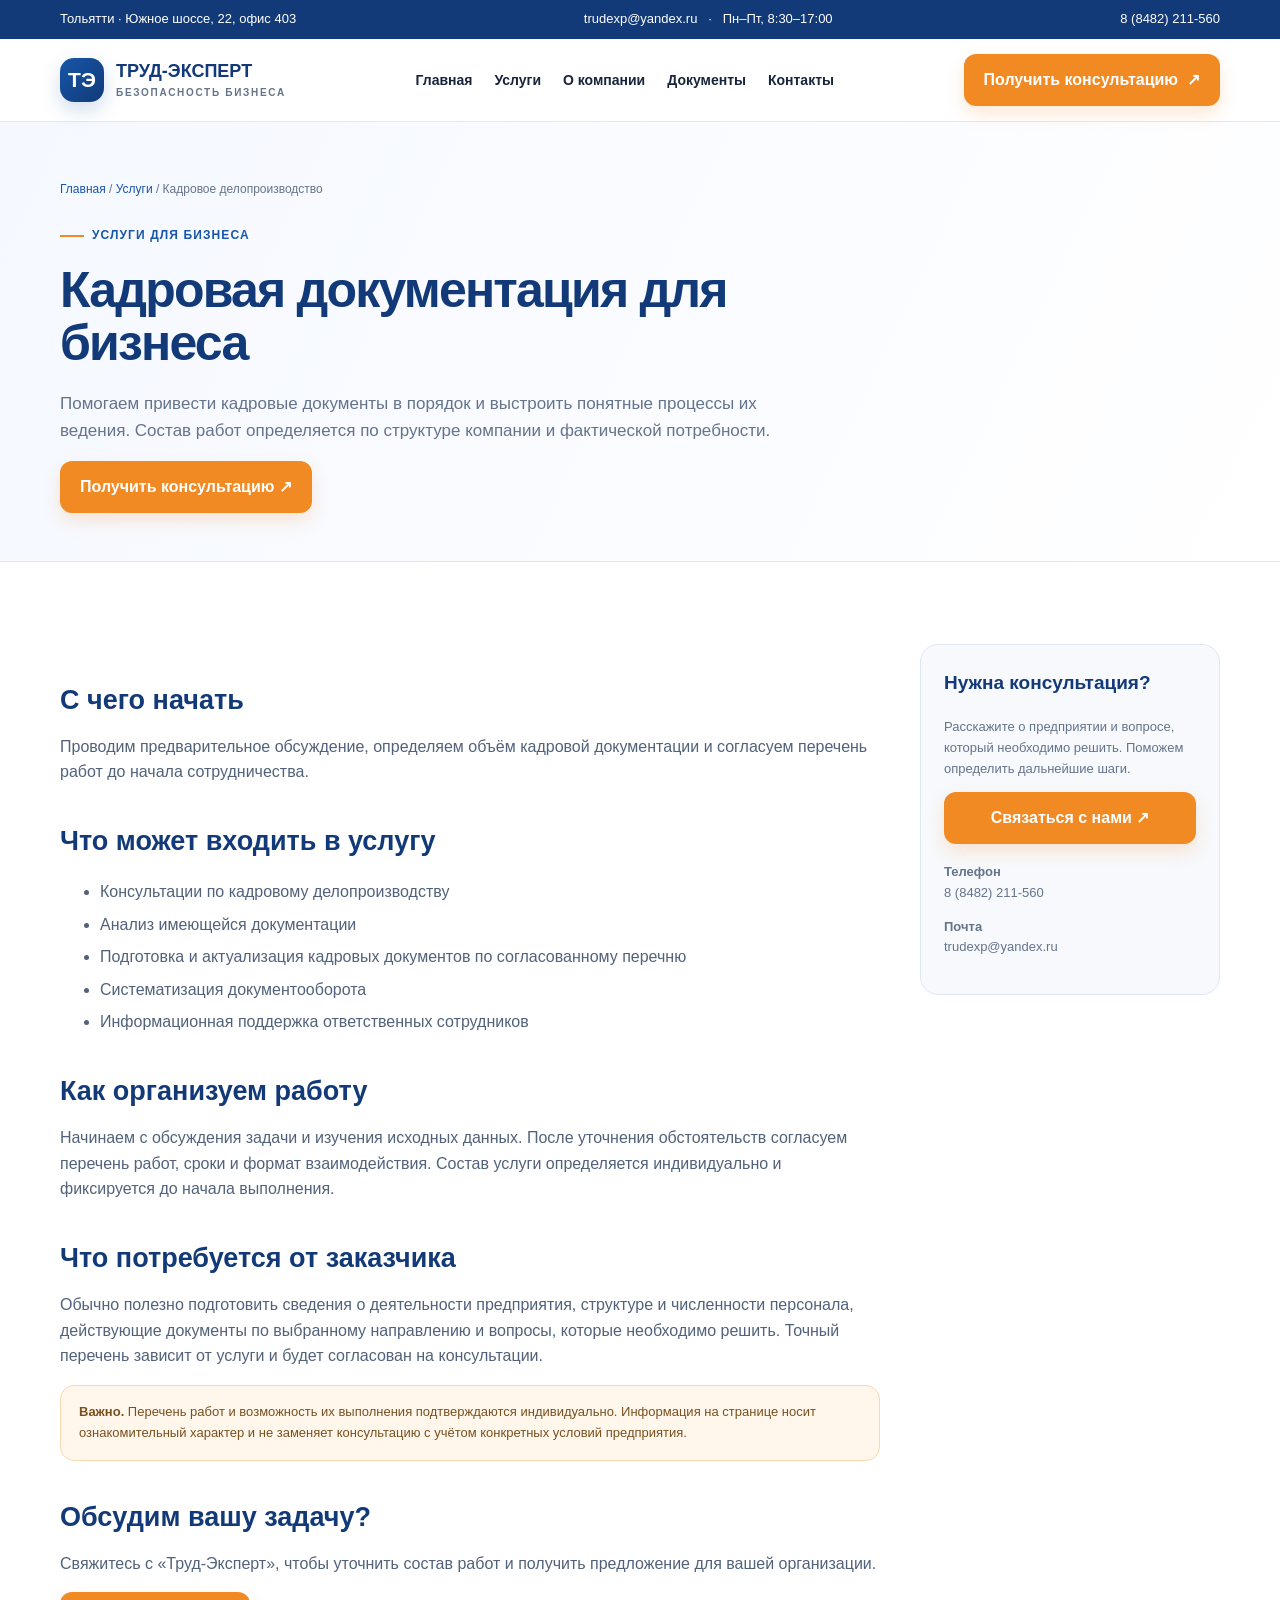
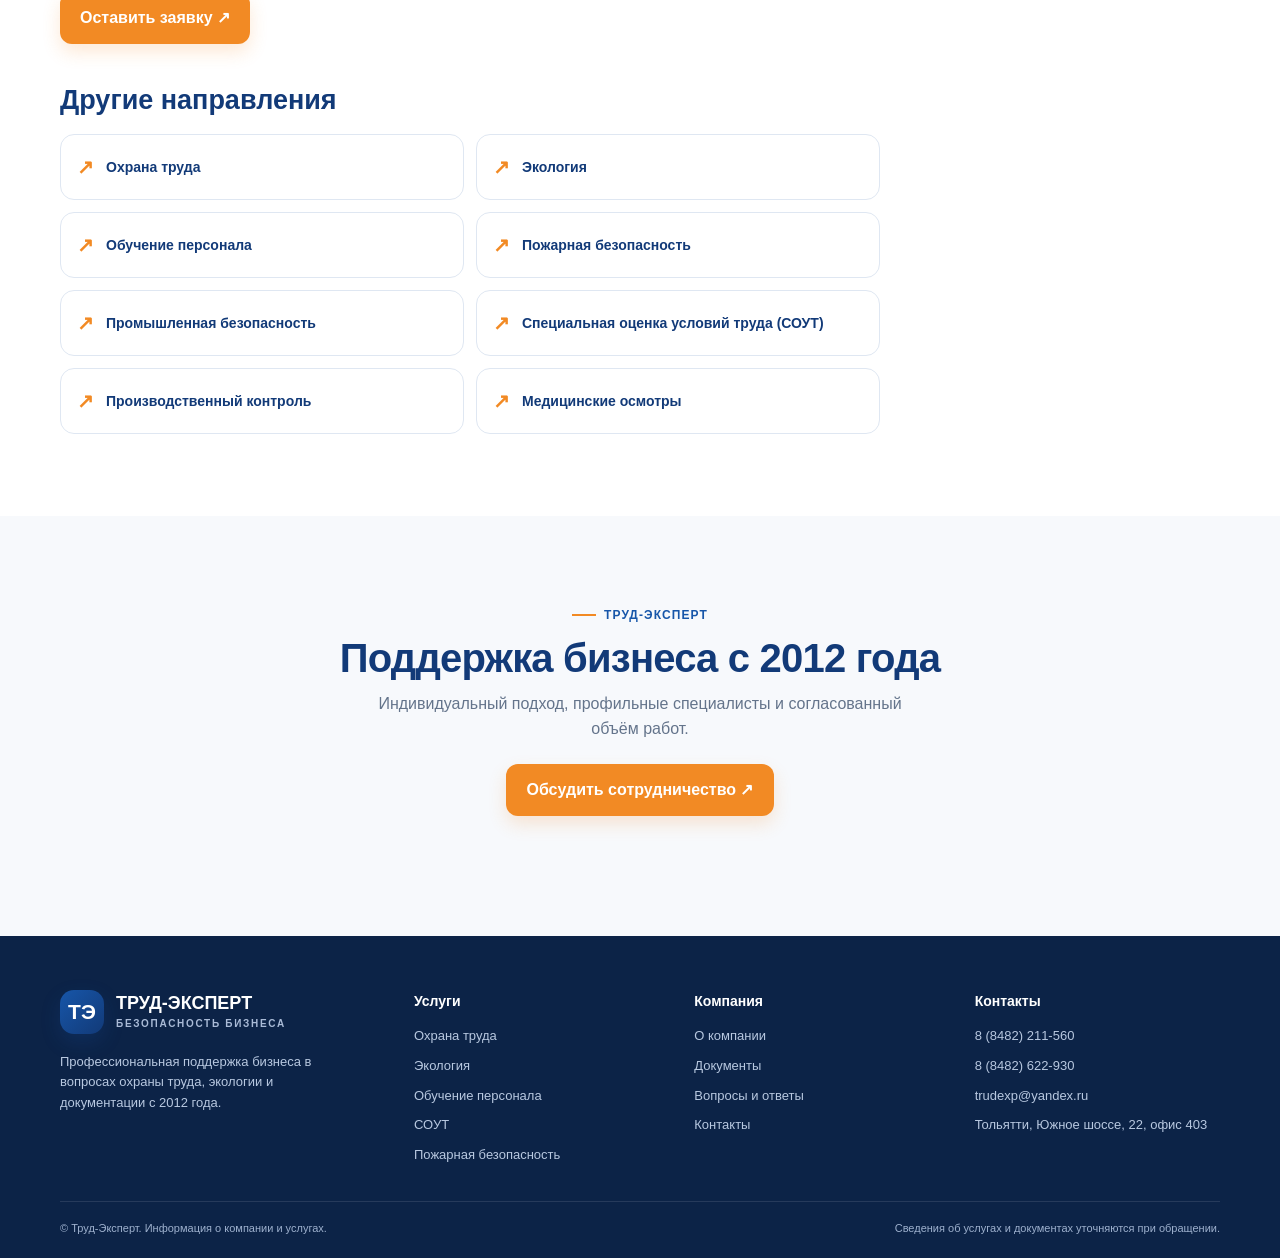
<file: services/kadry.html>
<!doctype html><html lang="ru"><head><meta charset="utf-8"><meta name="viewport" content="width=device-width, initial-scale=1"><meta name="description" content="Помогаем привести кадровые документы в порядок и выстроить понятные процессы их ведения. Состав работ определяется по структуре компании и фактической потребности."><title>Кадровое делопроизводство — Труд-Эксперт</title><link rel="stylesheet" href="../assets/style.css"></head><body><div class="topline"><div class="container"><span>Тольятти · Южное шоссе, 22, офис 403</span><span class="top-extra"><a href="mailto:trudexp@yandex.ru">trudexp@yandex.ru</a> &nbsp; · &nbsp; Пн–Пт, 8:30–17:00</span><a href="tel:+78482211560">8 (8482) 211-560</a></div></div><header class="header"><div class="container nav"><a class="brand" href="../index.html"><span class="brandmark">ТЭ</span><span class="brandname">ТРУД-ЭКСПЕРТ<small>БЕЗОПАСНОСТЬ БИЗНЕСА</small></span></a><button class="menu-toggle" aria-label="Открыть меню" aria-expanded="false">☰</button><nav class="navlinks"><a href="../index.html">Главная</a><a href="../index.html#services">Услуги</a><a href="../index.html#about">О компании</a><a href="../index.html#documents">Документы</a><a href="../contacts.html">Контакты</a></nav><a class="btn" href="../contacts.html#request">Получить консультацию <span>↗</span></a></div></header><main><section class="page-hero"><div class="container"><div class="breadcrumbs"><a href="../index.html">Главная</a> / <a href="../index.html#services">Услуги</a> / Кадровое делопроизводство</div><span class="eyebrow">Услуги для бизнеса</span><h1>Кадровая документация для бизнеса</h1><p>Помогаем привести кадровые документы в порядок и выстроить понятные процессы их ведения. Состав работ определяется по структуре компании и фактической потребности.</p><a class="btn" href="../contacts.html#request">Получить консультацию ↗</a></div></section><section class="section"><div class="container content-layout"><article class="prose"><h2>С чего начать</h2><p>Проводим предварительное обсуждение, определяем объём кадровой документации и согласуем перечень работ до начала сотрудничества.</p><h2>Что может входить в услугу</h2><ul><li>Консультации по кадровому делопроизводству</li><li>Анализ имеющейся документации</li><li>Подготовка и актуализация кадровых документов по согласованному перечню</li><li>Систематизация документооборота</li><li>Информационная поддержка ответственных сотрудников</li></ul><h2>Как организуем работу</h2><p>Начинаем с обсуждения задачи и изучения исходных данных. После уточнения обстоятельств согласуем перечень работ, сроки и формат взаимодействия. Состав услуги определяется индивидуально и фиксируется до начала выполнения.</p><h2>Что потребуется от заказчика</h2><p>Обычно полезно подготовить сведения о деятельности предприятия, структуре и численности персонала, действующие документы по выбранному направлению и вопросы, которые необходимо решить. Точный перечень зависит от услуги и будет согласован на консультации.</p><div class="notice"><strong>Важно.</strong> Перечень работ и возможность их выполнения подтверждаются индивидуально. Информация на странице носит ознакомительный характер и не заменяет консультацию с учётом конкретных условий предприятия.</div><h2>Обсудим вашу задачу?</h2><p>Свяжитесь с «Труд-Эксперт», чтобы уточнить состав работ и получить предложение для вашей организации.</p><a class="btn" href="../contacts.html#request">Оставить заявку ↗</a><h2>Другие направления</h2><div class="service-list"><a class="service-link" href="okhrana-truda.html"><span>↗</span>Охрана труда</a><a class="service-link" href="ekologiya.html"><span>↗</span>Экология</a><a class="service-link" href="obuchenie.html"><span>↗</span>Обучение персонала</a><a class="service-link" href="pozharnaya-bezopasnost.html"><span>↗</span>Пожарная безопасность</a><a class="service-link" href="promyshlennaya-bezopasnost.html"><span>↗</span>Промышленная безопасность</a><a class="service-link" href="sout.html"><span>↗</span>Специальная оценка условий труда (СОУТ)</a><a class="service-link" href="proizvodstvenny-kontrol.html"><span>↗</span>Производственный контроль</a><a class="service-link" href="medosmotr.html"><span>↗</span>Медицинские осмотры</a></div></article><aside class="sidebox"><h3>Нужна консультация?</h3><p>Расскажите о предприятии и вопросе, который необходимо решить. Поможем определить дальнейшие шаги.</p><a class="btn" href="../contacts.html#request">Связаться с нами ↗</a><p style="margin-top:18px"><strong>Телефон</strong><br><a href="tel:+78482211560">8 (8482) 211-560</a></p><p><strong>Почта</strong><br><a href="mailto:trudexp@yandex.ru">trudexp@yandex.ru</a></p></aside></div></section><section class="section soft"><div class="container"><div class="center-head"><span class="eyebrow">Труд-Эксперт</span><h2>Поддержка бизнеса с 2012 года</h2><p>Индивидуальный подход, профильные специалисты и согласованный объём работ.</p><a class="btn" style="margin-top:22px" href="../contacts.html#request">Обсудить сотрудничество ↗</a></div></div></section></main><footer class="footer"><div class="container"><div class="footer-grid"><div><a class="brand" href="../index.html"><span class="brandmark">ТЭ</span><span class="brandname">ТРУД-ЭКСПЕРТ<small>БЕЗОПАСНОСТЬ БИЗНЕСА</small></span></a><p style="margin-top:18px;max-width:290px">Профессиональная поддержка бизнеса в вопросах охраны труда, экологии и документации с 2012 года.</p></div><div><h4>Услуги</h4><ul><li><a href="../services/okhrana-truda.html">Охрана труда</a></li><li><a href="../services/ekologiya.html">Экология</a></li><li><a href="../services/obuchenie.html">Обучение персонала</a></li><li><a href="../services/sout.html">СОУТ</a></li><li><a href="../services/pozharnaya-bezopasnost.html">Пожарная безопасность</a></li></ul></div><div><h4>Компания</h4><ul><li><a href="../index.html#about">О компании</a></li><li><a href="../index.html#documents">Документы</a></li><li><a href="index.html#faq">Вопросы и ответы</a></li><li><a href="../contacts.html">Контакты</a></li></ul></div><div><h4>Контакты</h4><ul><li><a href="tel:+78482211560">8 (8482) 211-560</a></li><li><a href="tel:+78482622930">8 (8482) 622-930</a></li><li><a href="mailto:trudexp@yandex.ru">trudexp@yandex.ru</a></li><li>Тольятти, Южное шоссе, 22, офис 403</li></ul></div></div><div class="footer-bottom"><span>© Труд-Эксперт. Информация о компании и услугах.</span><span>Сведения об услугах и документах уточняются при обращении.</span></div></div></footer><script src="../assets/site.js"></script></body></html>
</file>
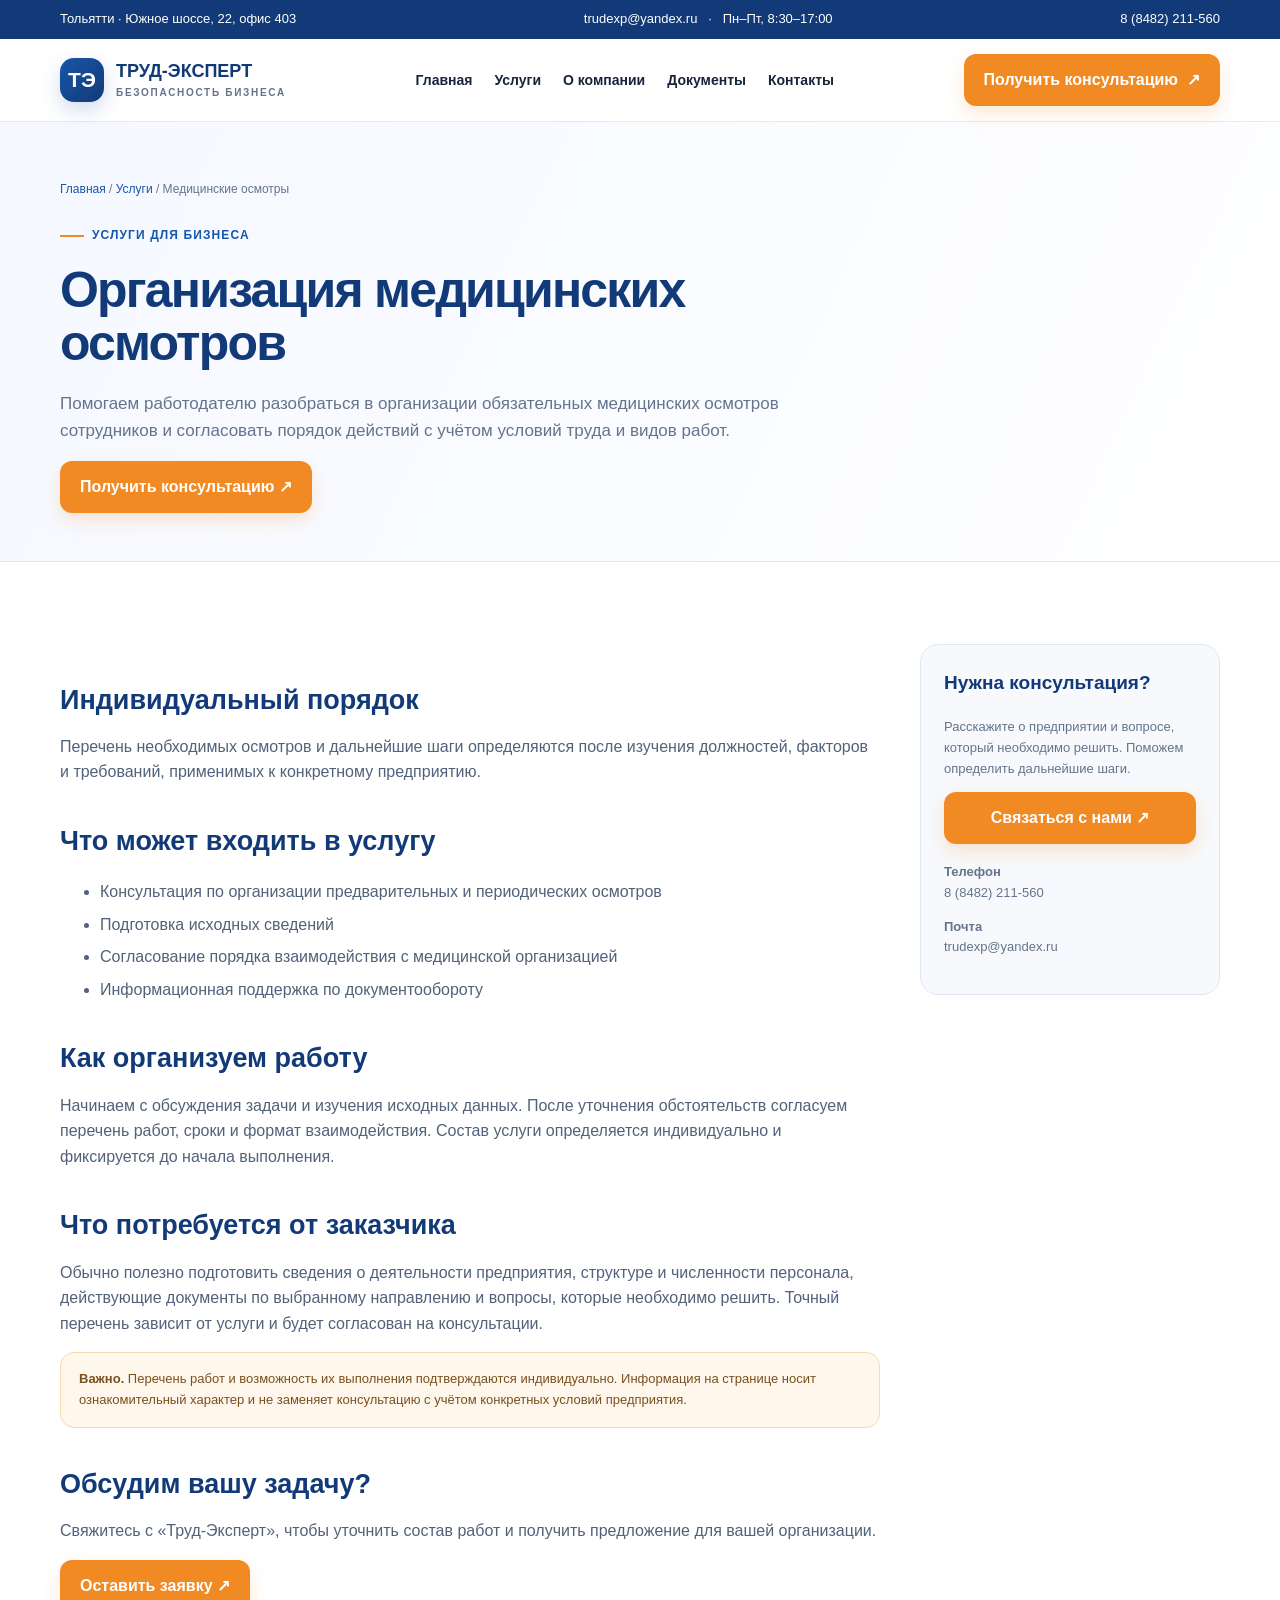
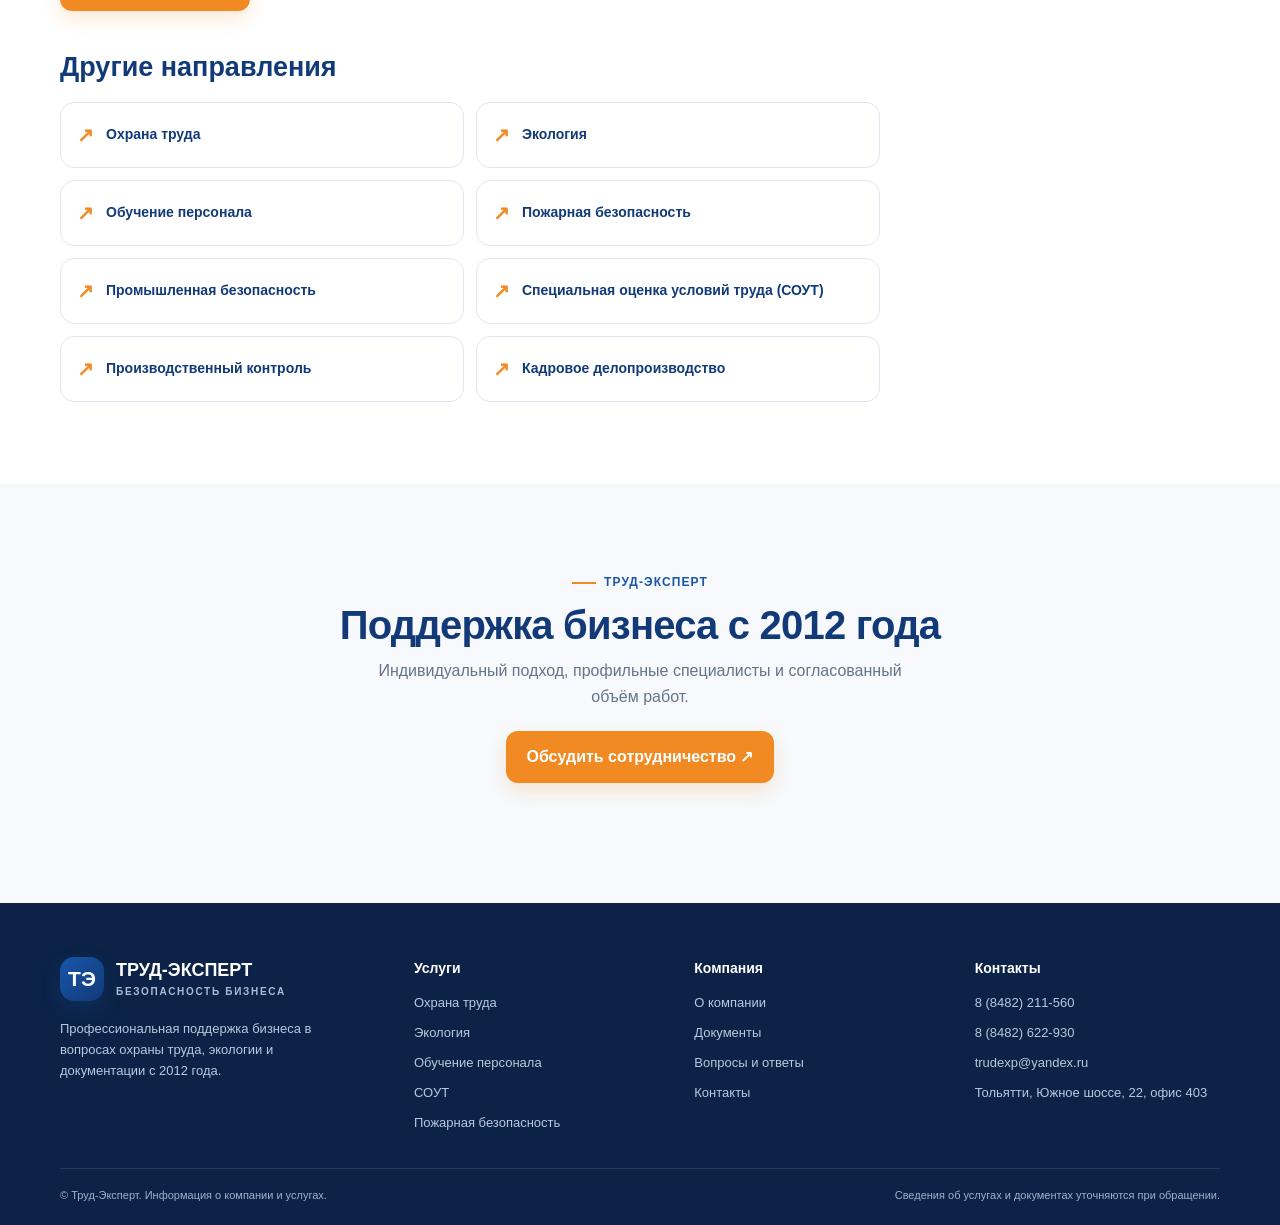
<file: services/medosmotr.html>
<!doctype html><html lang="ru"><head><meta charset="utf-8"><meta name="viewport" content="width=device-width, initial-scale=1"><meta name="description" content="Помогаем работодателю разобраться в организации обязательных медицинских осмотров сотрудников и согласовать порядок действий с учётом условий труда и видов работ."><title>Медицинские осмотры — Труд-Эксперт</title><link rel="stylesheet" href="../assets/style.css"></head><body><div class="topline"><div class="container"><span>Тольятти · Южное шоссе, 22, офис 403</span><span class="top-extra"><a href="mailto:trudexp@yandex.ru">trudexp@yandex.ru</a> &nbsp; · &nbsp; Пн–Пт, 8:30–17:00</span><a href="tel:+78482211560">8 (8482) 211-560</a></div></div><header class="header"><div class="container nav"><a class="brand" href="../index.html"><span class="brandmark">ТЭ</span><span class="brandname">ТРУД-ЭКСПЕРТ<small>БЕЗОПАСНОСТЬ БИЗНЕСА</small></span></a><button class="menu-toggle" aria-label="Открыть меню" aria-expanded="false">☰</button><nav class="navlinks"><a href="../index.html">Главная</a><a href="../index.html#services">Услуги</a><a href="../index.html#about">О компании</a><a href="../index.html#documents">Документы</a><a href="../contacts.html">Контакты</a></nav><a class="btn" href="../contacts.html#request">Получить консультацию <span>↗</span></a></div></header><main><section class="page-hero"><div class="container"><div class="breadcrumbs"><a href="../index.html">Главная</a> / <a href="../index.html#services">Услуги</a> / Медицинские осмотры</div><span class="eyebrow">Услуги для бизнеса</span><h1>Организация медицинских осмотров</h1><p>Помогаем работодателю разобраться в организации обязательных медицинских осмотров сотрудников и согласовать порядок действий с учётом условий труда и видов работ.</p><a class="btn" href="../contacts.html#request">Получить консультацию ↗</a></div></section><section class="section"><div class="container content-layout"><article class="prose"><h2>Индивидуальный порядок</h2><p>Перечень необходимых осмотров и дальнейшие шаги определяются после изучения должностей, факторов и требований, применимых к конкретному предприятию.</p><h2>Что может входить в услугу</h2><ul><li>Консультация по организации предварительных и периодических осмотров</li><li>Подготовка исходных сведений</li><li>Согласование порядка взаимодействия с медицинской организацией</li><li>Информационная поддержка по документообороту</li></ul><h2>Как организуем работу</h2><p>Начинаем с обсуждения задачи и изучения исходных данных. После уточнения обстоятельств согласуем перечень работ, сроки и формат взаимодействия. Состав услуги определяется индивидуально и фиксируется до начала выполнения.</p><h2>Что потребуется от заказчика</h2><p>Обычно полезно подготовить сведения о деятельности предприятия, структуре и численности персонала, действующие документы по выбранному направлению и вопросы, которые необходимо решить. Точный перечень зависит от услуги и будет согласован на консультации.</p><div class="notice"><strong>Важно.</strong> Перечень работ и возможность их выполнения подтверждаются индивидуально. Информация на странице носит ознакомительный характер и не заменяет консультацию с учётом конкретных условий предприятия.</div><h2>Обсудим вашу задачу?</h2><p>Свяжитесь с «Труд-Эксперт», чтобы уточнить состав работ и получить предложение для вашей организации.</p><a class="btn" href="../contacts.html#request">Оставить заявку ↗</a><h2>Другие направления</h2><div class="service-list"><a class="service-link" href="okhrana-truda.html"><span>↗</span>Охрана труда</a><a class="service-link" href="ekologiya.html"><span>↗</span>Экология</a><a class="service-link" href="obuchenie.html"><span>↗</span>Обучение персонала</a><a class="service-link" href="pozharnaya-bezopasnost.html"><span>↗</span>Пожарная безопасность</a><a class="service-link" href="promyshlennaya-bezopasnost.html"><span>↗</span>Промышленная безопасность</a><a class="service-link" href="sout.html"><span>↗</span>Специальная оценка условий труда (СОУТ)</a><a class="service-link" href="proizvodstvenny-kontrol.html"><span>↗</span>Производственный контроль</a><a class="service-link" href="kadry.html"><span>↗</span>Кадровое делопроизводство</a></div></article><aside class="sidebox"><h3>Нужна консультация?</h3><p>Расскажите о предприятии и вопросе, который необходимо решить. Поможем определить дальнейшие шаги.</p><a class="btn" href="../contacts.html#request">Связаться с нами ↗</a><p style="margin-top:18px"><strong>Телефон</strong><br><a href="tel:+78482211560">8 (8482) 211-560</a></p><p><strong>Почта</strong><br><a href="mailto:trudexp@yandex.ru">trudexp@yandex.ru</a></p></aside></div></section><section class="section soft"><div class="container"><div class="center-head"><span class="eyebrow">Труд-Эксперт</span><h2>Поддержка бизнеса с 2012 года</h2><p>Индивидуальный подход, профильные специалисты и согласованный объём работ.</p><a class="btn" style="margin-top:22px" href="../contacts.html#request">Обсудить сотрудничество ↗</a></div></div></section></main><footer class="footer"><div class="container"><div class="footer-grid"><div><a class="brand" href="../index.html"><span class="brandmark">ТЭ</span><span class="brandname">ТРУД-ЭКСПЕРТ<small>БЕЗОПАСНОСТЬ БИЗНЕСА</small></span></a><p style="margin-top:18px;max-width:290px">Профессиональная поддержка бизнеса в вопросах охраны труда, экологии и документации с 2012 года.</p></div><div><h4>Услуги</h4><ul><li><a href="../services/okhrana-truda.html">Охрана труда</a></li><li><a href="../services/ekologiya.html">Экология</a></li><li><a href="../services/obuchenie.html">Обучение персонала</a></li><li><a href="../services/sout.html">СОУТ</a></li><li><a href="../services/pozharnaya-bezopasnost.html">Пожарная безопасность</a></li></ul></div><div><h4>Компания</h4><ul><li><a href="../index.html#about">О компании</a></li><li><a href="../index.html#documents">Документы</a></li><li><a href="index.html#faq">Вопросы и ответы</a></li><li><a href="../contacts.html">Контакты</a></li></ul></div><div><h4>Контакты</h4><ul><li><a href="tel:+78482211560">8 (8482) 211-560</a></li><li><a href="tel:+78482622930">8 (8482) 622-930</a></li><li><a href="mailto:trudexp@yandex.ru">trudexp@yandex.ru</a></li><li>Тольятти, Южное шоссе, 22, офис 403</li></ul></div></div><div class="footer-bottom"><span>© Труд-Эксперт. Информация о компании и услугах.</span><span>Сведения об услугах и документах уточняются при обращении.</span></div></div></footer><script src="../assets/site.js"></script></body></html>
</file>
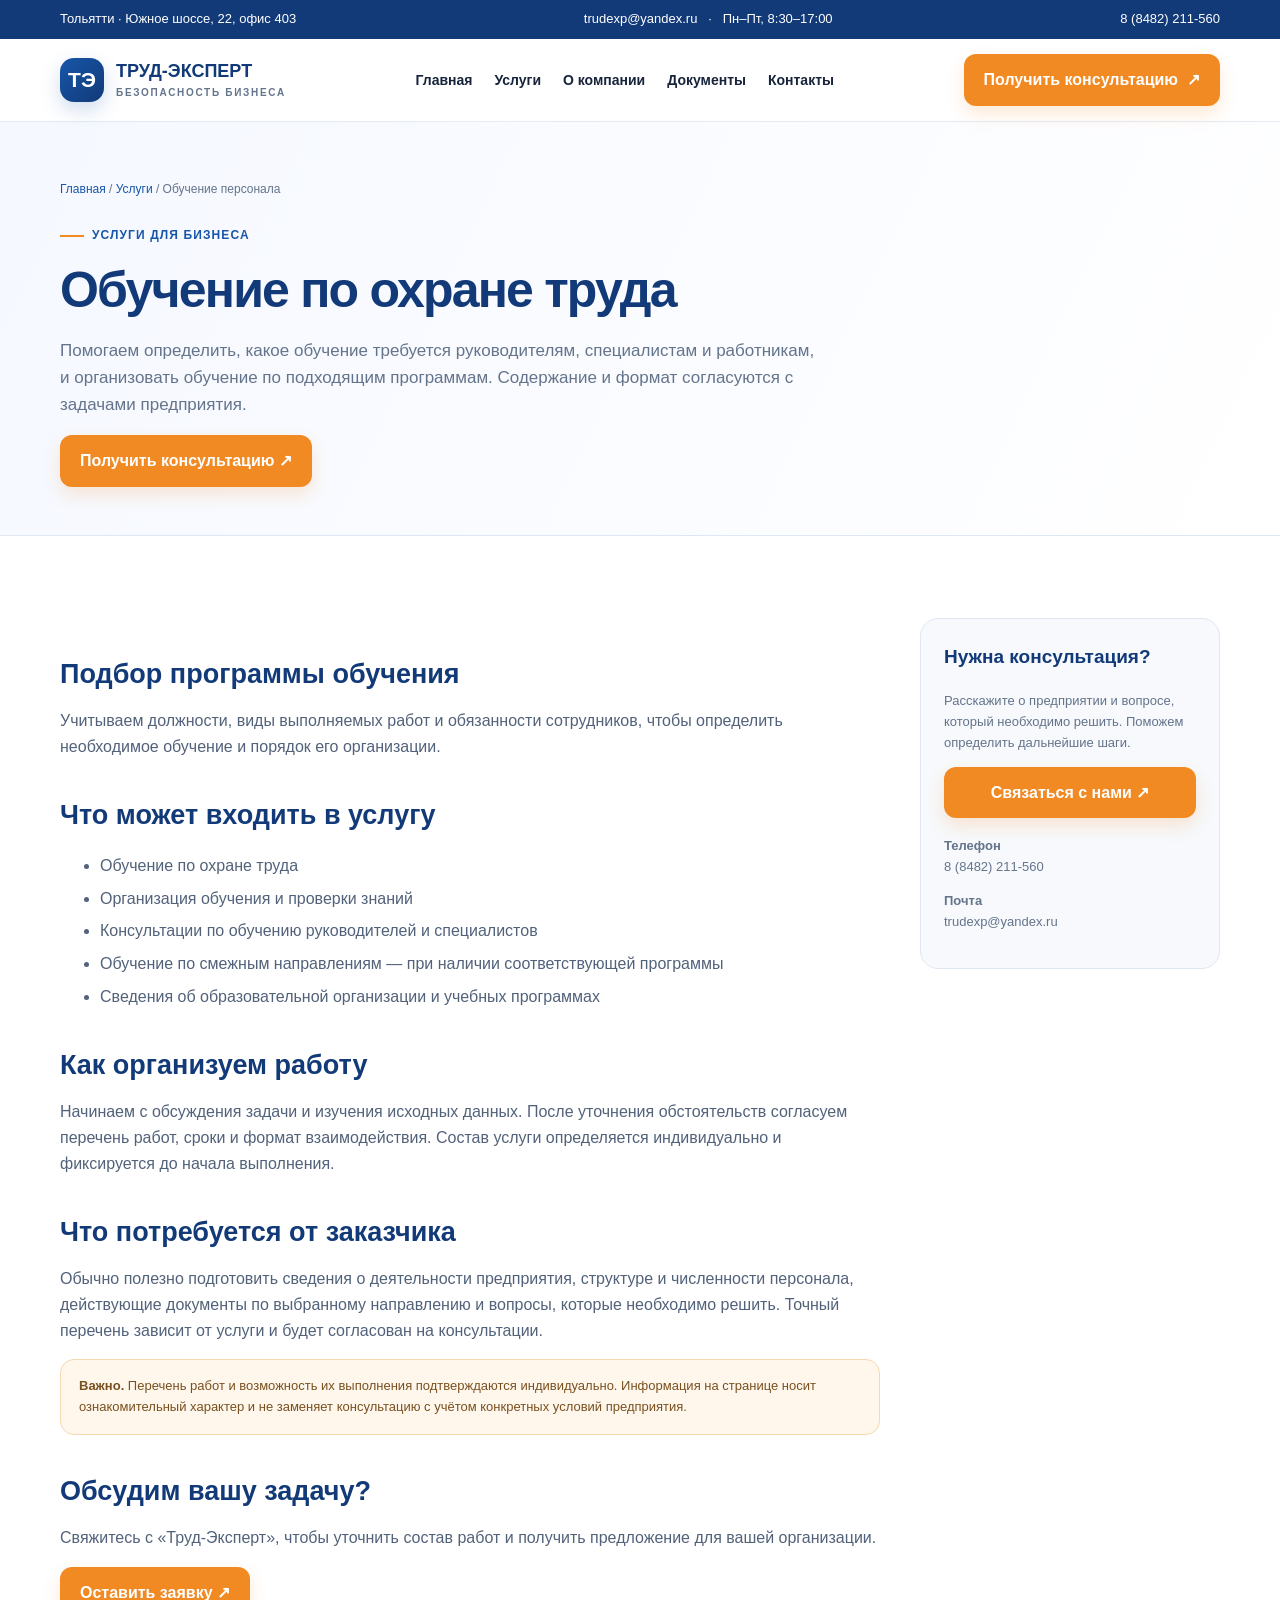
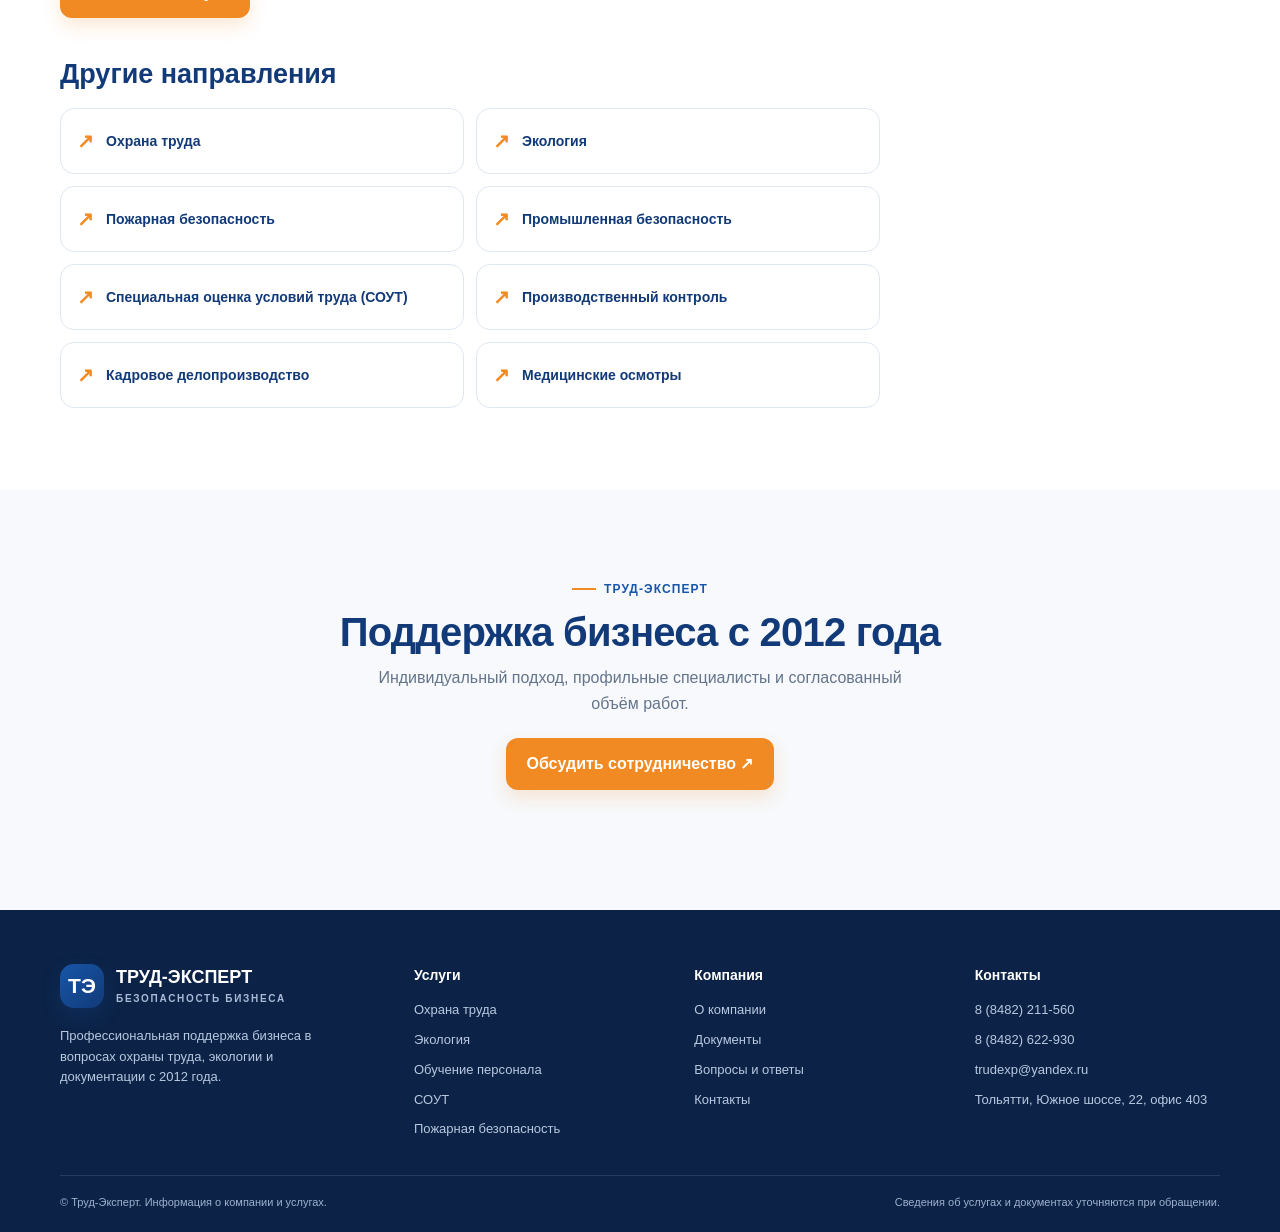
<file: services/obuchenie.html>
<!doctype html><html lang="ru"><head><meta charset="utf-8"><meta name="viewport" content="width=device-width, initial-scale=1"><meta name="description" content="Помогаем определить, какое обучение требуется руководителям, специалистам и работникам, и организовать обучение по подходящим программам. Содержание и формат согласуются с задачами предприятия."><title>Обучение персонала — Труд-Эксперт</title><link rel="stylesheet" href="../assets/style.css"></head><body><div class="topline"><div class="container"><span>Тольятти · Южное шоссе, 22, офис 403</span><span class="top-extra"><a href="mailto:trudexp@yandex.ru">trudexp@yandex.ru</a> &nbsp; · &nbsp; Пн–Пт, 8:30–17:00</span><a href="tel:+78482211560">8 (8482) 211-560</a></div></div><header class="header"><div class="container nav"><a class="brand" href="../index.html"><span class="brandmark">ТЭ</span><span class="brandname">ТРУД-ЭКСПЕРТ<small>БЕЗОПАСНОСТЬ БИЗНЕСА</small></span></a><button class="menu-toggle" aria-label="Открыть меню" aria-expanded="false">☰</button><nav class="navlinks"><a href="../index.html">Главная</a><a href="../index.html#services">Услуги</a><a href="../index.html#about">О компании</a><a href="../index.html#documents">Документы</a><a href="../contacts.html">Контакты</a></nav><a class="btn" href="../contacts.html#request">Получить консультацию <span>↗</span></a></div></header><main><section class="page-hero"><div class="container"><div class="breadcrumbs"><a href="../index.html">Главная</a> / <a href="../index.html#services">Услуги</a> / Обучение персонала</div><span class="eyebrow">Услуги для бизнеса</span><h1>Обучение по охране труда</h1><p>Помогаем определить, какое обучение требуется руководителям, специалистам и работникам, и организовать обучение по подходящим программам. Содержание и формат согласуются с задачами предприятия.</p><a class="btn" href="../contacts.html#request">Получить консультацию ↗</a></div></section><section class="section"><div class="container content-layout"><article class="prose"><h2>Подбор программы обучения</h2><p>Учитываем должности, виды выполняемых работ и обязанности сотрудников, чтобы определить необходимое обучение и порядок его организации.</p><h2>Что может входить в услугу</h2><ul><li>Обучение по охране труда</li><li>Организация обучения и проверки знаний</li><li>Консультации по обучению руководителей и специалистов</li><li>Обучение по смежным направлениям — при наличии соответствующей программы</li><li>Сведения об образовательной организации и учебных программах</li></ul><h2>Как организуем работу</h2><p>Начинаем с обсуждения задачи и изучения исходных данных. После уточнения обстоятельств согласуем перечень работ, сроки и формат взаимодействия. Состав услуги определяется индивидуально и фиксируется до начала выполнения.</p><h2>Что потребуется от заказчика</h2><p>Обычно полезно подготовить сведения о деятельности предприятия, структуре и численности персонала, действующие документы по выбранному направлению и вопросы, которые необходимо решить. Точный перечень зависит от услуги и будет согласован на консультации.</p><div class="notice"><strong>Важно.</strong> Перечень работ и возможность их выполнения подтверждаются индивидуально. Информация на странице носит ознакомительный характер и не заменяет консультацию с учётом конкретных условий предприятия.</div><h2>Обсудим вашу задачу?</h2><p>Свяжитесь с «Труд-Эксперт», чтобы уточнить состав работ и получить предложение для вашей организации.</p><a class="btn" href="../contacts.html#request">Оставить заявку ↗</a><h2>Другие направления</h2><div class="service-list"><a class="service-link" href="okhrana-truda.html"><span>↗</span>Охрана труда</a><a class="service-link" href="ekologiya.html"><span>↗</span>Экология</a><a class="service-link" href="pozharnaya-bezopasnost.html"><span>↗</span>Пожарная безопасность</a><a class="service-link" href="promyshlennaya-bezopasnost.html"><span>↗</span>Промышленная безопасность</a><a class="service-link" href="sout.html"><span>↗</span>Специальная оценка условий труда (СОУТ)</a><a class="service-link" href="proizvodstvenny-kontrol.html"><span>↗</span>Производственный контроль</a><a class="service-link" href="kadry.html"><span>↗</span>Кадровое делопроизводство</a><a class="service-link" href="medosmotr.html"><span>↗</span>Медицинские осмотры</a></div></article><aside class="sidebox"><h3>Нужна консультация?</h3><p>Расскажите о предприятии и вопросе, который необходимо решить. Поможем определить дальнейшие шаги.</p><a class="btn" href="../contacts.html#request">Связаться с нами ↗</a><p style="margin-top:18px"><strong>Телефон</strong><br><a href="tel:+78482211560">8 (8482) 211-560</a></p><p><strong>Почта</strong><br><a href="mailto:trudexp@yandex.ru">trudexp@yandex.ru</a></p></aside></div></section><section class="section soft"><div class="container"><div class="center-head"><span class="eyebrow">Труд-Эксперт</span><h2>Поддержка бизнеса с 2012 года</h2><p>Индивидуальный подход, профильные специалисты и согласованный объём работ.</p><a class="btn" style="margin-top:22px" href="../contacts.html#request">Обсудить сотрудничество ↗</a></div></div></section></main><footer class="footer"><div class="container"><div class="footer-grid"><div><a class="brand" href="../index.html"><span class="brandmark">ТЭ</span><span class="brandname">ТРУД-ЭКСПЕРТ<small>БЕЗОПАСНОСТЬ БИЗНЕСА</small></span></a><p style="margin-top:18px;max-width:290px">Профессиональная поддержка бизнеса в вопросах охраны труда, экологии и документации с 2012 года.</p></div><div><h4>Услуги</h4><ul><li><a href="../services/okhrana-truda.html">Охрана труда</a></li><li><a href="../services/ekologiya.html">Экология</a></li><li><a href="../services/obuchenie.html">Обучение персонала</a></li><li><a href="../services/sout.html">СОУТ</a></li><li><a href="../services/pozharnaya-bezopasnost.html">Пожарная безопасность</a></li></ul></div><div><h4>Компания</h4><ul><li><a href="../index.html#about">О компании</a></li><li><a href="../index.html#documents">Документы</a></li><li><a href="index.html#faq">Вопросы и ответы</a></li><li><a href="../contacts.html">Контакты</a></li></ul></div><div><h4>Контакты</h4><ul><li><a href="tel:+78482211560">8 (8482) 211-560</a></li><li><a href="tel:+78482622930">8 (8482) 622-930</a></li><li><a href="mailto:trudexp@yandex.ru">trudexp@yandex.ru</a></li><li>Тольятти, Южное шоссе, 22, офис 403</li></ul></div></div><div class="footer-bottom"><span>© Труд-Эксперт. Информация о компании и услугах.</span><span>Сведения об услугах и документах уточняются при обращении.</span></div></div></footer><script src="../assets/site.js"></script></body></html>
</file>
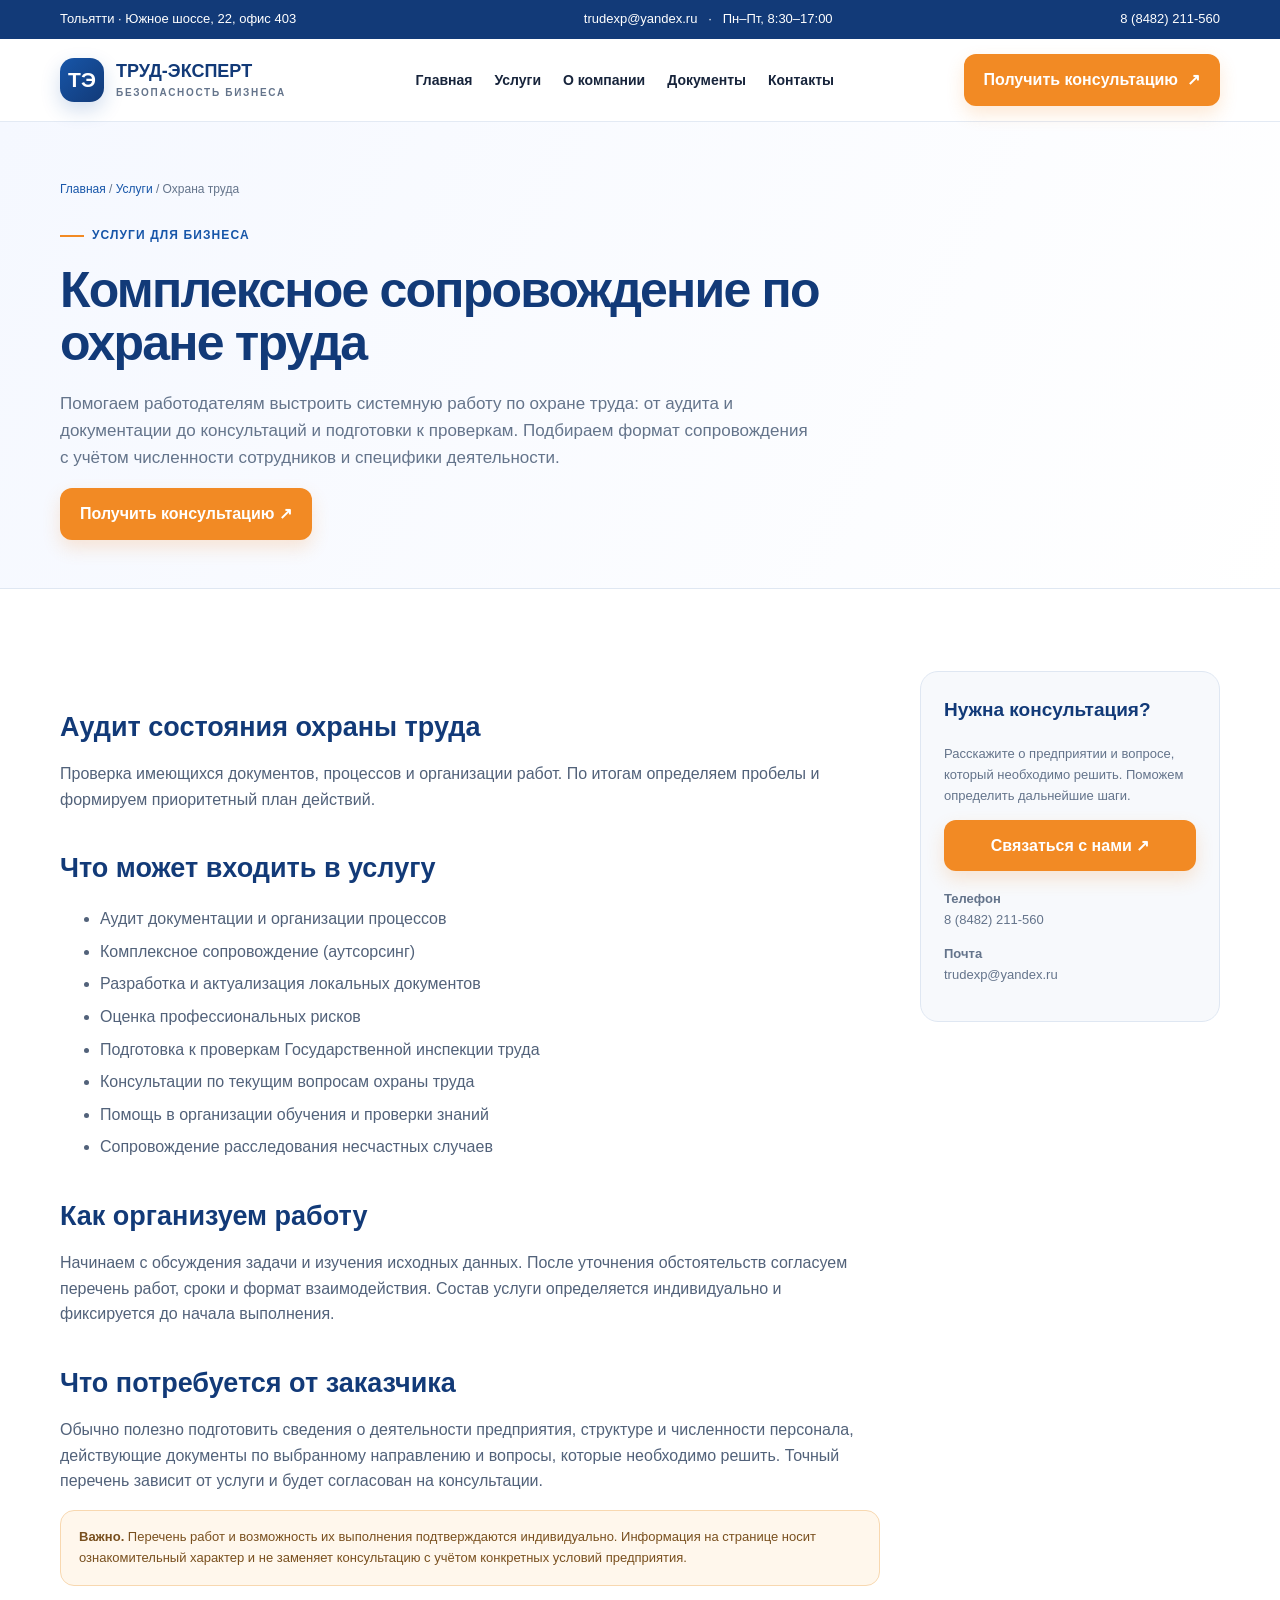
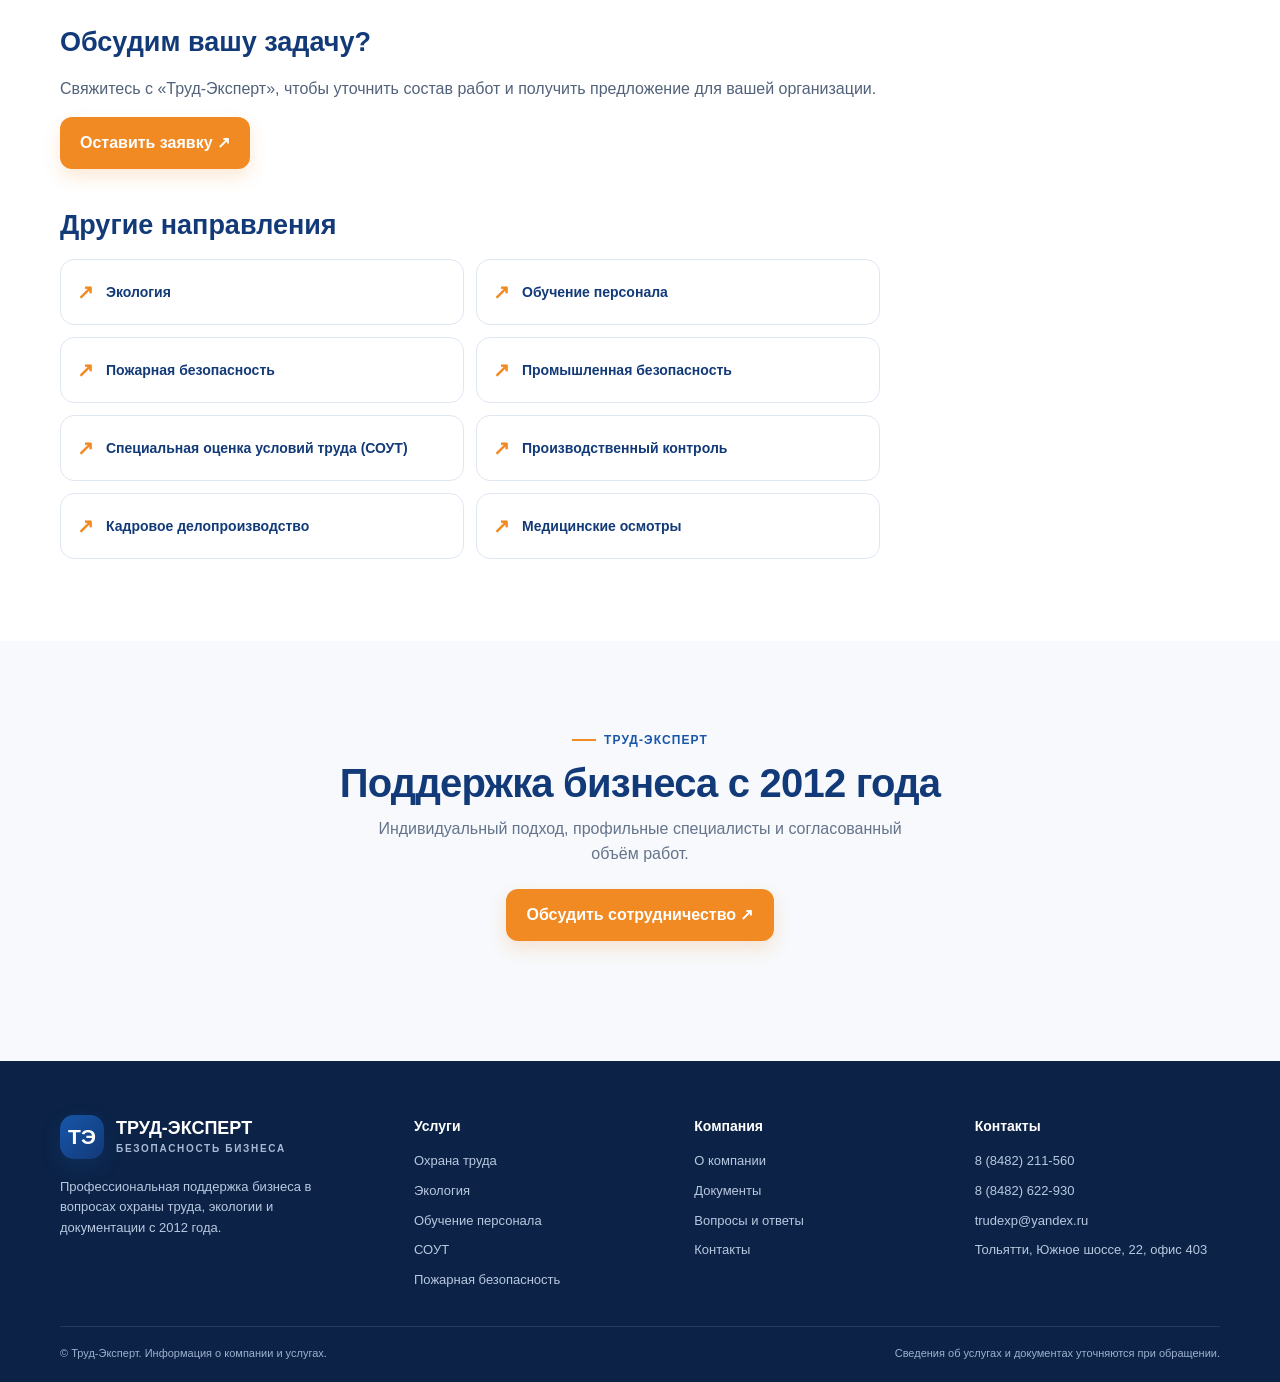
<file: services/okhrana-truda.html>
<!doctype html><html lang="ru"><head><meta charset="utf-8"><meta name="viewport" content="width=device-width, initial-scale=1"><meta name="description" content="Помогаем работодателям выстроить системную работу по охране труда: от аудита и документации до консультаций и подготовки к проверкам. Подбираем формат сопровождения с учётом численности сотрудников и специфики деятельности."><title>Охрана труда — Труд-Эксперт</title><link rel="stylesheet" href="../assets/style.css"></head><body><div class="topline"><div class="container"><span>Тольятти · Южное шоссе, 22, офис 403</span><span class="top-extra"><a href="mailto:trudexp@yandex.ru">trudexp@yandex.ru</a> &nbsp; · &nbsp; Пн–Пт, 8:30–17:00</span><a href="tel:+78482211560">8 (8482) 211-560</a></div></div><header class="header"><div class="container nav"><a class="brand" href="../index.html"><span class="brandmark">ТЭ</span><span class="brandname">ТРУД-ЭКСПЕРТ<small>БЕЗОПАСНОСТЬ БИЗНЕСА</small></span></a><button class="menu-toggle" aria-label="Открыть меню" aria-expanded="false">☰</button><nav class="navlinks"><a href="../index.html">Главная</a><a href="../index.html#services">Услуги</a><a href="../index.html#about">О компании</a><a href="../index.html#documents">Документы</a><a href="../contacts.html">Контакты</a></nav><a class="btn" href="../contacts.html#request">Получить консультацию <span>↗</span></a></div></header><main><section class="page-hero"><div class="container"><div class="breadcrumbs"><a href="../index.html">Главная</a> / <a href="../index.html#services">Услуги</a> / Охрана труда</div><span class="eyebrow">Услуги для бизнеса</span><h1>Комплексное сопровождение по охране труда</h1><p>Помогаем работодателям выстроить системную работу по охране труда: от аудита и документации до консультаций и подготовки к проверкам. Подбираем формат сопровождения с учётом численности сотрудников и специфики деятельности.</p><a class="btn" href="../contacts.html#request">Получить консультацию ↗</a></div></section><section class="section"><div class="container content-layout"><article class="prose"><h2>Аудит состояния охраны труда</h2><p>Проверка имеющихся документов, процессов и организации работ. По итогам определяем пробелы и формируем приоритетный план действий.</p><h2>Что может входить в услугу</h2><ul><li>Аудит документации и организации процессов</li><li>Комплексное сопровождение (аутсорсинг)</li><li>Разработка и актуализация локальных документов</li><li>Оценка профессиональных рисков</li><li>Подготовка к проверкам Государственной инспекции труда</li><li>Консультации по текущим вопросам охраны труда</li><li>Помощь в организации обучения и проверки знаний</li><li>Сопровождение расследования несчастных случаев</li></ul><h2>Как организуем работу</h2><p>Начинаем с обсуждения задачи и изучения исходных данных. После уточнения обстоятельств согласуем перечень работ, сроки и формат взаимодействия. Состав услуги определяется индивидуально и фиксируется до начала выполнения.</p><h2>Что потребуется от заказчика</h2><p>Обычно полезно подготовить сведения о деятельности предприятия, структуре и численности персонала, действующие документы по выбранному направлению и вопросы, которые необходимо решить. Точный перечень зависит от услуги и будет согласован на консультации.</p><div class="notice"><strong>Важно.</strong> Перечень работ и возможность их выполнения подтверждаются индивидуально. Информация на странице носит ознакомительный характер и не заменяет консультацию с учётом конкретных условий предприятия.</div><h2>Обсудим вашу задачу?</h2><p>Свяжитесь с «Труд-Эксперт», чтобы уточнить состав работ и получить предложение для вашей организации.</p><a class="btn" href="../contacts.html#request">Оставить заявку ↗</a><h2>Другие направления</h2><div class="service-list"><a class="service-link" href="ekologiya.html"><span>↗</span>Экология</a><a class="service-link" href="obuchenie.html"><span>↗</span>Обучение персонала</a><a class="service-link" href="pozharnaya-bezopasnost.html"><span>↗</span>Пожарная безопасность</a><a class="service-link" href="promyshlennaya-bezopasnost.html"><span>↗</span>Промышленная безопасность</a><a class="service-link" href="sout.html"><span>↗</span>Специальная оценка условий труда (СОУТ)</a><a class="service-link" href="proizvodstvenny-kontrol.html"><span>↗</span>Производственный контроль</a><a class="service-link" href="kadry.html"><span>↗</span>Кадровое делопроизводство</a><a class="service-link" href="medosmotr.html"><span>↗</span>Медицинские осмотры</a></div></article><aside class="sidebox"><h3>Нужна консультация?</h3><p>Расскажите о предприятии и вопросе, который необходимо решить. Поможем определить дальнейшие шаги.</p><a class="btn" href="../contacts.html#request">Связаться с нами ↗</a><p style="margin-top:18px"><strong>Телефон</strong><br><a href="tel:+78482211560">8 (8482) 211-560</a></p><p><strong>Почта</strong><br><a href="mailto:trudexp@yandex.ru">trudexp@yandex.ru</a></p></aside></div></section><section class="section soft"><div class="container"><div class="center-head"><span class="eyebrow">Труд-Эксперт</span><h2>Поддержка бизнеса с 2012 года</h2><p>Индивидуальный подход, профильные специалисты и согласованный объём работ.</p><a class="btn" style="margin-top:22px" href="../contacts.html#request">Обсудить сотрудничество ↗</a></div></div></section></main><footer class="footer"><div class="container"><div class="footer-grid"><div><a class="brand" href="../index.html"><span class="brandmark">ТЭ</span><span class="brandname">ТРУД-ЭКСПЕРТ<small>БЕЗОПАСНОСТЬ БИЗНЕСА</small></span></a><p style="margin-top:18px;max-width:290px">Профессиональная поддержка бизнеса в вопросах охраны труда, экологии и документации с 2012 года.</p></div><div><h4>Услуги</h4><ul><li><a href="../services/okhrana-truda.html">Охрана труда</a></li><li><a href="../services/ekologiya.html">Экология</a></li><li><a href="../services/obuchenie.html">Обучение персонала</a></li><li><a href="../services/sout.html">СОУТ</a></li><li><a href="../services/pozharnaya-bezopasnost.html">Пожарная безопасность</a></li></ul></div><div><h4>Компания</h4><ul><li><a href="../index.html#about">О компании</a></li><li><a href="../index.html#documents">Документы</a></li><li><a href="index.html#faq">Вопросы и ответы</a></li><li><a href="../contacts.html">Контакты</a></li></ul></div><div><h4>Контакты</h4><ul><li><a href="tel:+78482211560">8 (8482) 211-560</a></li><li><a href="tel:+78482622930">8 (8482) 622-930</a></li><li><a href="mailto:trudexp@yandex.ru">trudexp@yandex.ru</a></li><li>Тольятти, Южное шоссе, 22, офис 403</li></ul></div></div><div class="footer-bottom"><span>© Труд-Эксперт. Информация о компании и услугах.</span><span>Сведения об услугах и документах уточняются при обращении.</span></div></div></footer><script src="../assets/site.js"></script></body></html>
</file>
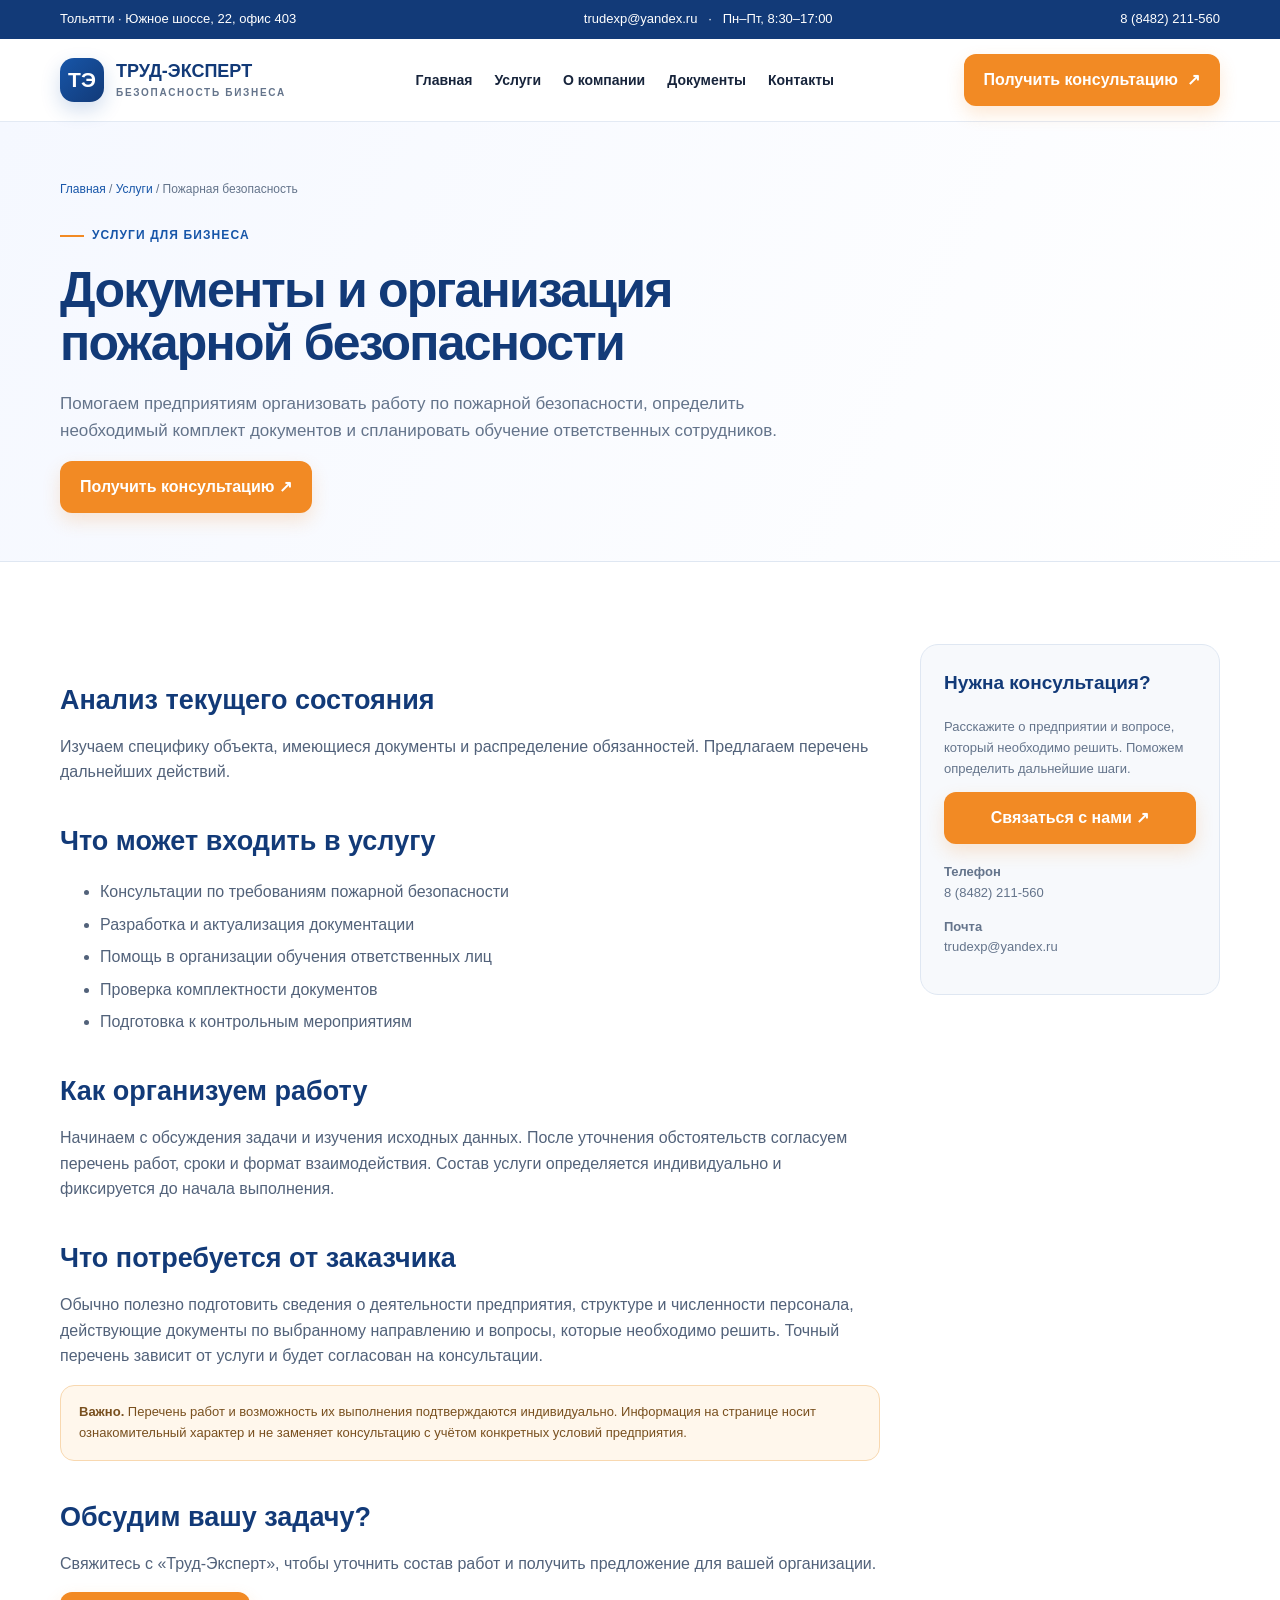
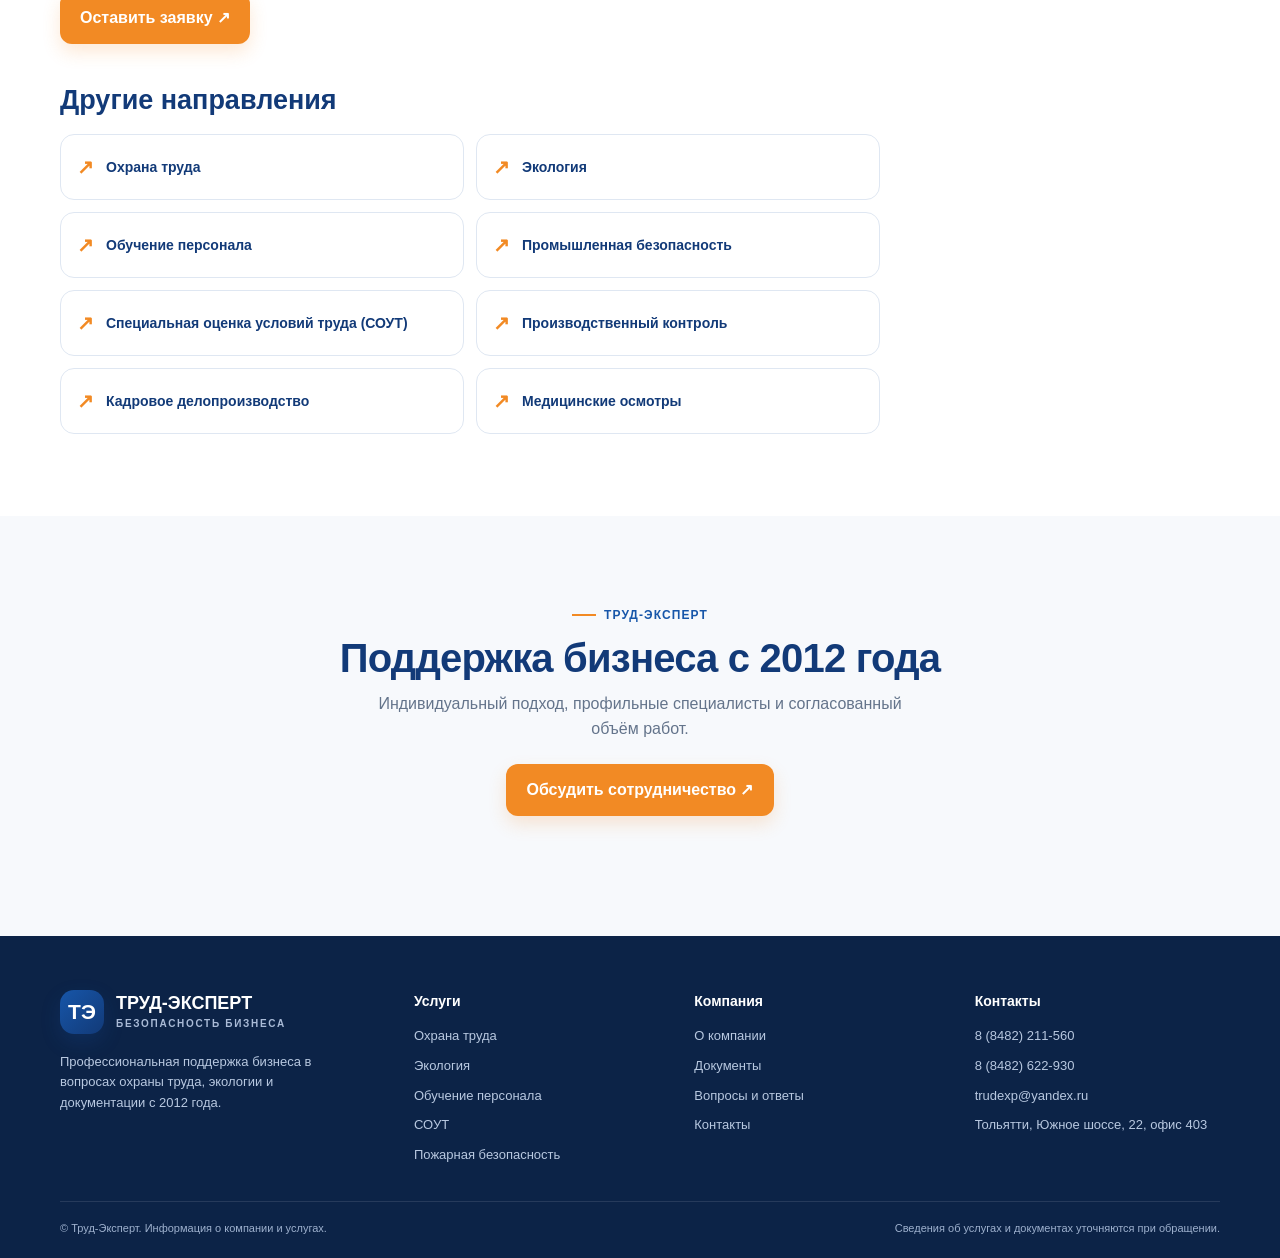
<file: services/pozharnaya-bezopasnost.html>
<!doctype html><html lang="ru"><head><meta charset="utf-8"><meta name="viewport" content="width=device-width, initial-scale=1"><meta name="description" content="Помогаем предприятиям организовать работу по пожарной безопасности, определить необходимый комплект документов и спланировать обучение ответственных сотрудников."><title>Пожарная безопасность — Труд-Эксперт</title><link rel="stylesheet" href="../assets/style.css"></head><body><div class="topline"><div class="container"><span>Тольятти · Южное шоссе, 22, офис 403</span><span class="top-extra"><a href="mailto:trudexp@yandex.ru">trudexp@yandex.ru</a> &nbsp; · &nbsp; Пн–Пт, 8:30–17:00</span><a href="tel:+78482211560">8 (8482) 211-560</a></div></div><header class="header"><div class="container nav"><a class="brand" href="../index.html"><span class="brandmark">ТЭ</span><span class="brandname">ТРУД-ЭКСПЕРТ<small>БЕЗОПАСНОСТЬ БИЗНЕСА</small></span></a><button class="menu-toggle" aria-label="Открыть меню" aria-expanded="false">☰</button><nav class="navlinks"><a href="../index.html">Главная</a><a href="../index.html#services">Услуги</a><a href="../index.html#about">О компании</a><a href="../index.html#documents">Документы</a><a href="../contacts.html">Контакты</a></nav><a class="btn" href="../contacts.html#request">Получить консультацию <span>↗</span></a></div></header><main><section class="page-hero"><div class="container"><div class="breadcrumbs"><a href="../index.html">Главная</a> / <a href="../index.html#services">Услуги</a> / Пожарная безопасность</div><span class="eyebrow">Услуги для бизнеса</span><h1>Документы и организация пожарной безопасности</h1><p>Помогаем предприятиям организовать работу по пожарной безопасности, определить необходимый комплект документов и спланировать обучение ответственных сотрудников.</p><a class="btn" href="../contacts.html#request">Получить консультацию ↗</a></div></section><section class="section"><div class="container content-layout"><article class="prose"><h2>Анализ текущего состояния</h2><p>Изучаем специфику объекта, имеющиеся документы и распределение обязанностей. Предлагаем перечень дальнейших действий.</p><h2>Что может входить в услугу</h2><ul><li>Консультации по требованиям пожарной безопасности</li><li>Разработка и актуализация документации</li><li>Помощь в организации обучения ответственных лиц</li><li>Проверка комплектности документов</li><li>Подготовка к контрольным мероприятиям</li></ul><h2>Как организуем работу</h2><p>Начинаем с обсуждения задачи и изучения исходных данных. После уточнения обстоятельств согласуем перечень работ, сроки и формат взаимодействия. Состав услуги определяется индивидуально и фиксируется до начала выполнения.</p><h2>Что потребуется от заказчика</h2><p>Обычно полезно подготовить сведения о деятельности предприятия, структуре и численности персонала, действующие документы по выбранному направлению и вопросы, которые необходимо решить. Точный перечень зависит от услуги и будет согласован на консультации.</p><div class="notice"><strong>Важно.</strong> Перечень работ и возможность их выполнения подтверждаются индивидуально. Информация на странице носит ознакомительный характер и не заменяет консультацию с учётом конкретных условий предприятия.</div><h2>Обсудим вашу задачу?</h2><p>Свяжитесь с «Труд-Эксперт», чтобы уточнить состав работ и получить предложение для вашей организации.</p><a class="btn" href="../contacts.html#request">Оставить заявку ↗</a><h2>Другие направления</h2><div class="service-list"><a class="service-link" href="okhrana-truda.html"><span>↗</span>Охрана труда</a><a class="service-link" href="ekologiya.html"><span>↗</span>Экология</a><a class="service-link" href="obuchenie.html"><span>↗</span>Обучение персонала</a><a class="service-link" href="promyshlennaya-bezopasnost.html"><span>↗</span>Промышленная безопасность</a><a class="service-link" href="sout.html"><span>↗</span>Специальная оценка условий труда (СОУТ)</a><a class="service-link" href="proizvodstvenny-kontrol.html"><span>↗</span>Производственный контроль</a><a class="service-link" href="kadry.html"><span>↗</span>Кадровое делопроизводство</a><a class="service-link" href="medosmotr.html"><span>↗</span>Медицинские осмотры</a></div></article><aside class="sidebox"><h3>Нужна консультация?</h3><p>Расскажите о предприятии и вопросе, который необходимо решить. Поможем определить дальнейшие шаги.</p><a class="btn" href="../contacts.html#request">Связаться с нами ↗</a><p style="margin-top:18px"><strong>Телефон</strong><br><a href="tel:+78482211560">8 (8482) 211-560</a></p><p><strong>Почта</strong><br><a href="mailto:trudexp@yandex.ru">trudexp@yandex.ru</a></p></aside></div></section><section class="section soft"><div class="container"><div class="center-head"><span class="eyebrow">Труд-Эксперт</span><h2>Поддержка бизнеса с 2012 года</h2><p>Индивидуальный подход, профильные специалисты и согласованный объём работ.</p><a class="btn" style="margin-top:22px" href="../contacts.html#request">Обсудить сотрудничество ↗</a></div></div></section></main><footer class="footer"><div class="container"><div class="footer-grid"><div><a class="brand" href="../index.html"><span class="brandmark">ТЭ</span><span class="brandname">ТРУД-ЭКСПЕРТ<small>БЕЗОПАСНОСТЬ БИЗНЕСА</small></span></a><p style="margin-top:18px;max-width:290px">Профессиональная поддержка бизнеса в вопросах охраны труда, экологии и документации с 2012 года.</p></div><div><h4>Услуги</h4><ul><li><a href="../services/okhrana-truda.html">Охрана труда</a></li><li><a href="../services/ekologiya.html">Экология</a></li><li><a href="../services/obuchenie.html">Обучение персонала</a></li><li><a href="../services/sout.html">СОУТ</a></li><li><a href="../services/pozharnaya-bezopasnost.html">Пожарная безопасность</a></li></ul></div><div><h4>Компания</h4><ul><li><a href="../index.html#about">О компании</a></li><li><a href="../index.html#documents">Документы</a></li><li><a href="index.html#faq">Вопросы и ответы</a></li><li><a href="../contacts.html">Контакты</a></li></ul></div><div><h4>Контакты</h4><ul><li><a href="tel:+78482211560">8 (8482) 211-560</a></li><li><a href="tel:+78482622930">8 (8482) 622-930</a></li><li><a href="mailto:trudexp@yandex.ru">trudexp@yandex.ru</a></li><li>Тольятти, Южное шоссе, 22, офис 403</li></ul></div></div><div class="footer-bottom"><span>© Труд-Эксперт. Информация о компании и услугах.</span><span>Сведения об услугах и документах уточняются при обращении.</span></div></div></footer><script src="../assets/site.js"></script></body></html>
</file>
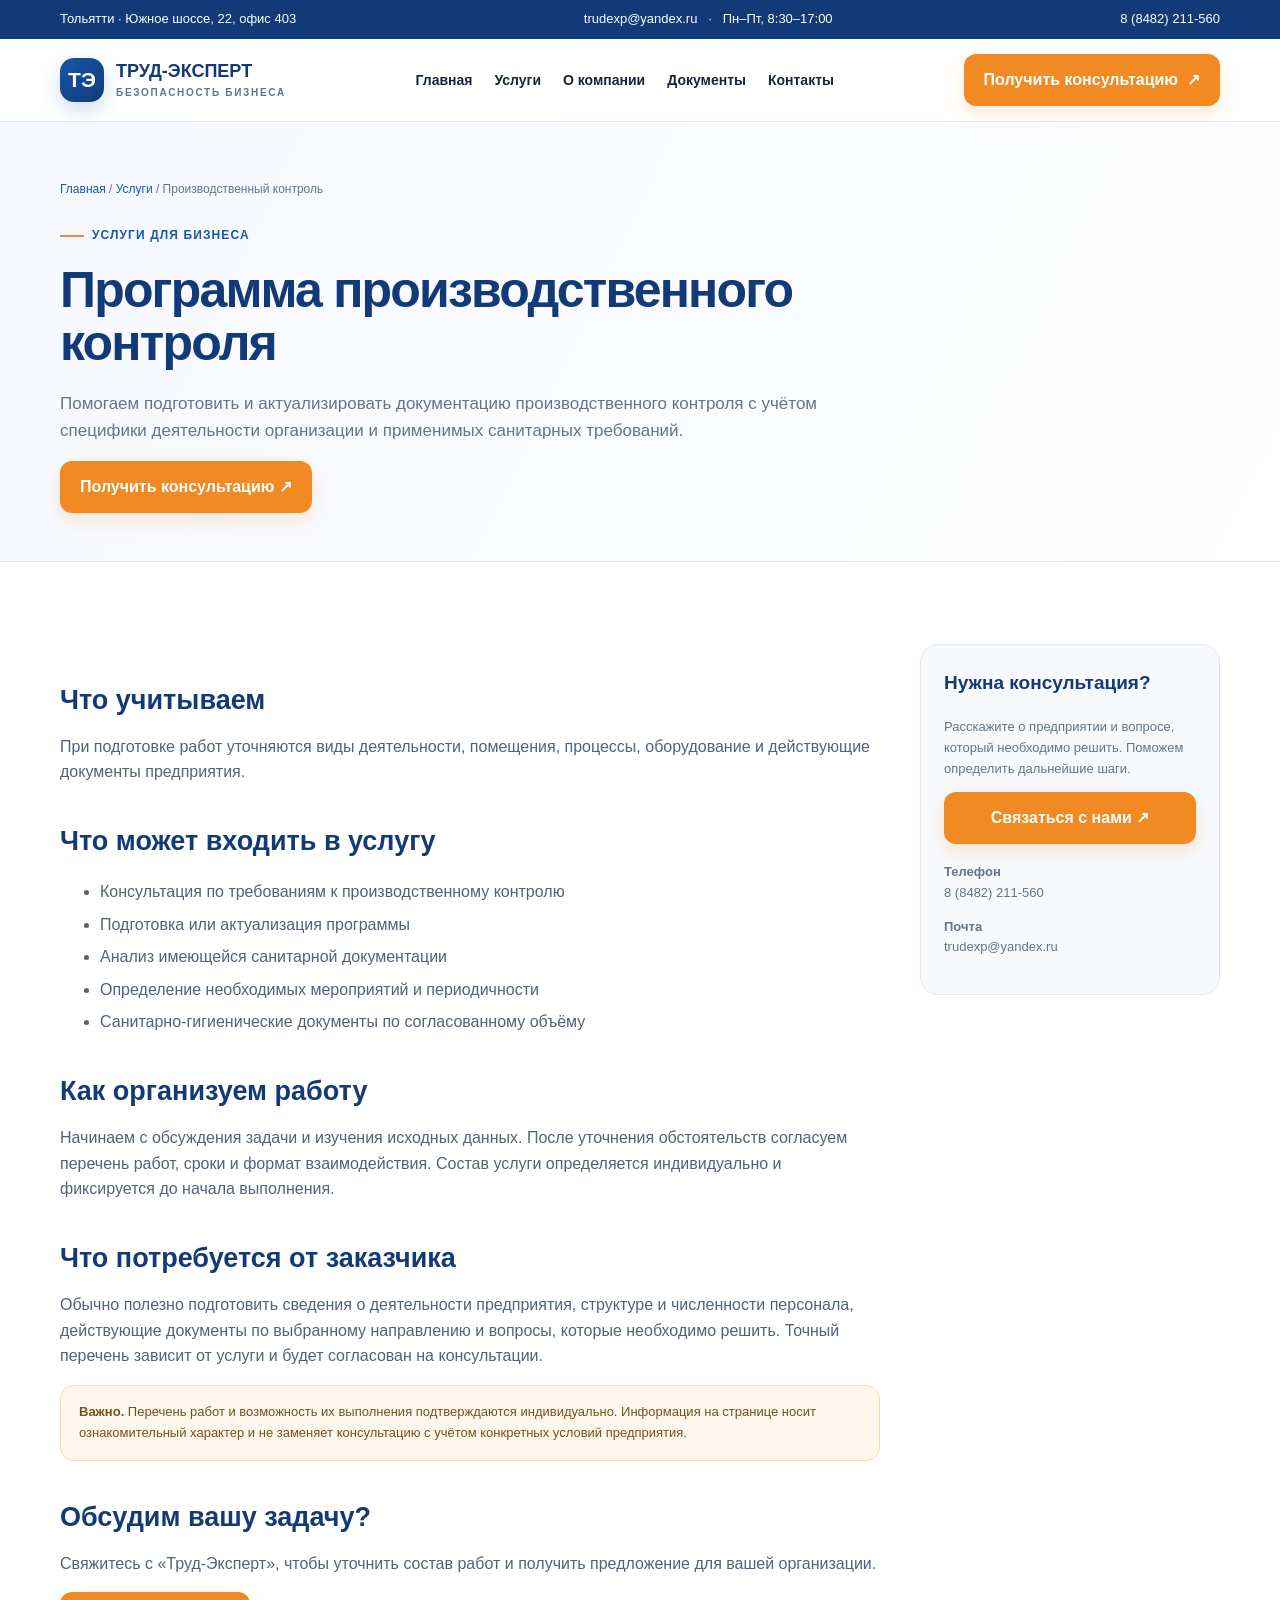
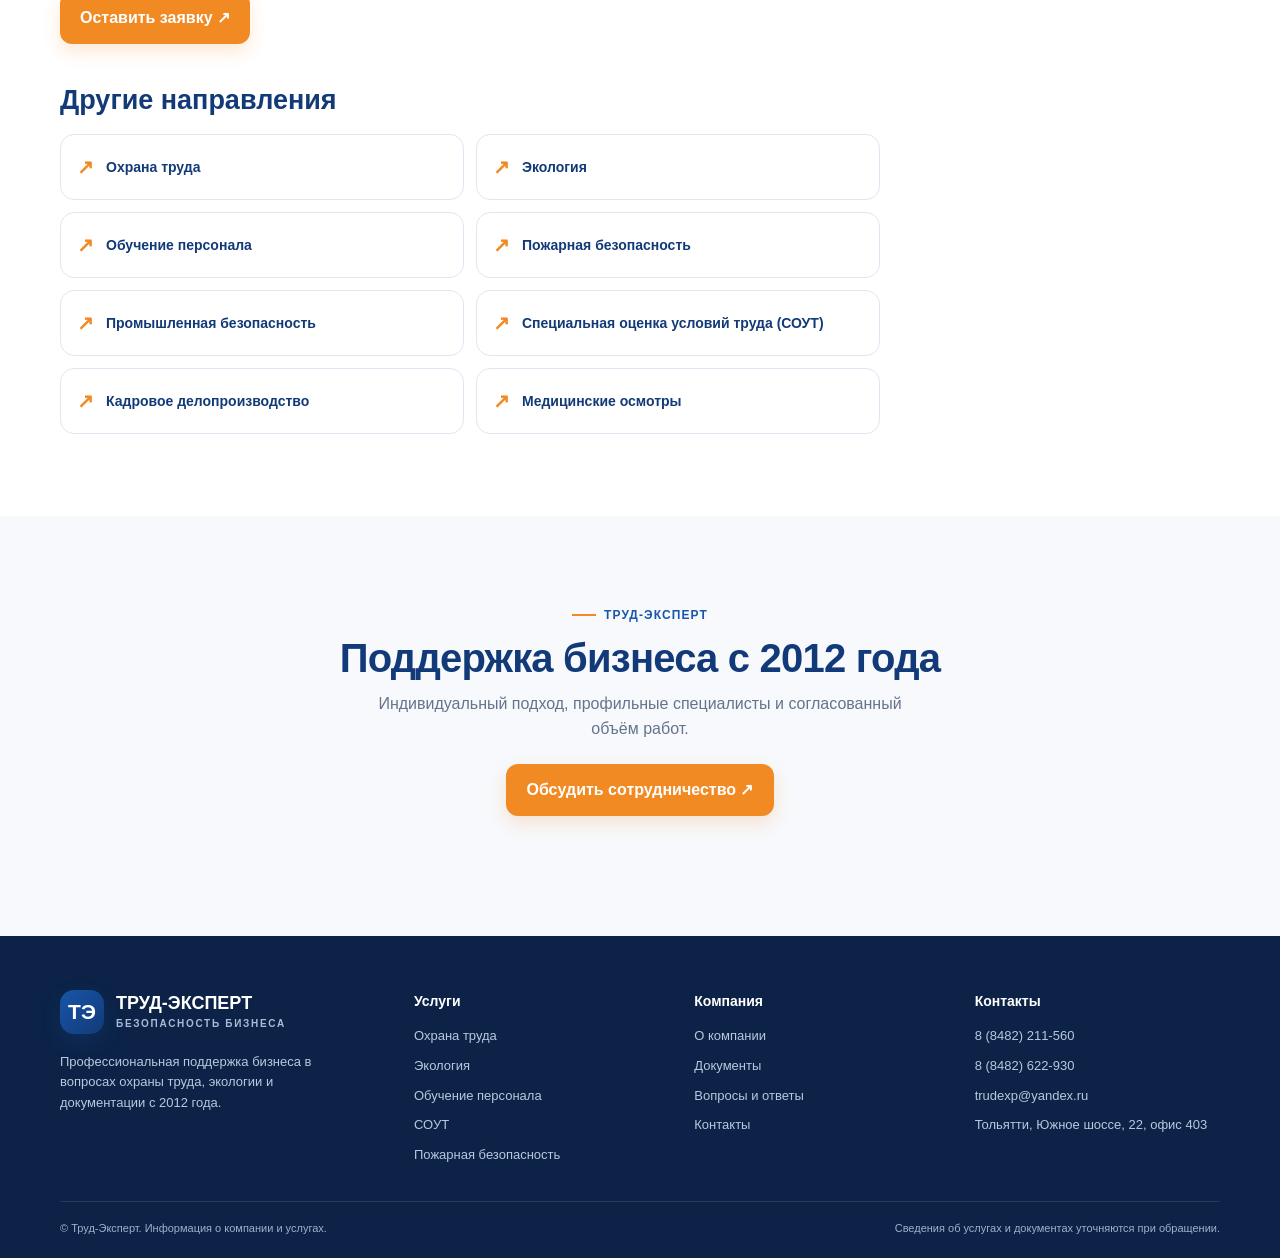
<file: services/proizvodstvenny-kontrol.html>
<!doctype html><html lang="ru"><head><meta charset="utf-8"><meta name="viewport" content="width=device-width, initial-scale=1"><meta name="description" content="Помогаем подготовить и актуализировать документацию производственного контроля с учётом специфики деятельности организации и применимых санитарных требований."><title>Производственный контроль — Труд-Эксперт</title><link rel="stylesheet" href="../assets/style.css"></head><body><div class="topline"><div class="container"><span>Тольятти · Южное шоссе, 22, офис 403</span><span class="top-extra"><a href="mailto:trudexp@yandex.ru">trudexp@yandex.ru</a> &nbsp; · &nbsp; Пн–Пт, 8:30–17:00</span><a href="tel:+78482211560">8 (8482) 211-560</a></div></div><header class="header"><div class="container nav"><a class="brand" href="../index.html"><span class="brandmark">ТЭ</span><span class="brandname">ТРУД-ЭКСПЕРТ<small>БЕЗОПАСНОСТЬ БИЗНЕСА</small></span></a><button class="menu-toggle" aria-label="Открыть меню" aria-expanded="false">☰</button><nav class="navlinks"><a href="../index.html">Главная</a><a href="../index.html#services">Услуги</a><a href="../index.html#about">О компании</a><a href="../index.html#documents">Документы</a><a href="../contacts.html">Контакты</a></nav><a class="btn" href="../contacts.html#request">Получить консультацию <span>↗</span></a></div></header><main><section class="page-hero"><div class="container"><div class="breadcrumbs"><a href="../index.html">Главная</a> / <a href="../index.html#services">Услуги</a> / Производственный контроль</div><span class="eyebrow">Услуги для бизнеса</span><h1>Программа производственного контроля</h1><p>Помогаем подготовить и актуализировать документацию производственного контроля с учётом специфики деятельности организации и применимых санитарных требований.</p><a class="btn" href="../contacts.html#request">Получить консультацию ↗</a></div></section><section class="section"><div class="container content-layout"><article class="prose"><h2>Что учитываем</h2><p>При подготовке работ уточняются виды деятельности, помещения, процессы, оборудование и действующие документы предприятия.</p><h2>Что может входить в услугу</h2><ul><li>Консультация по требованиям к производственному контролю</li><li>Подготовка или актуализация программы</li><li>Анализ имеющейся санитарной документации</li><li>Определение необходимых мероприятий и периодичности</li><li>Санитарно-гигиенические документы по согласованному объёму</li></ul><h2>Как организуем работу</h2><p>Начинаем с обсуждения задачи и изучения исходных данных. После уточнения обстоятельств согласуем перечень работ, сроки и формат взаимодействия. Состав услуги определяется индивидуально и фиксируется до начала выполнения.</p><h2>Что потребуется от заказчика</h2><p>Обычно полезно подготовить сведения о деятельности предприятия, структуре и численности персонала, действующие документы по выбранному направлению и вопросы, которые необходимо решить. Точный перечень зависит от услуги и будет согласован на консультации.</p><div class="notice"><strong>Важно.</strong> Перечень работ и возможность их выполнения подтверждаются индивидуально. Информация на странице носит ознакомительный характер и не заменяет консультацию с учётом конкретных условий предприятия.</div><h2>Обсудим вашу задачу?</h2><p>Свяжитесь с «Труд-Эксперт», чтобы уточнить состав работ и получить предложение для вашей организации.</p><a class="btn" href="../contacts.html#request">Оставить заявку ↗</a><h2>Другие направления</h2><div class="service-list"><a class="service-link" href="okhrana-truda.html"><span>↗</span>Охрана труда</a><a class="service-link" href="ekologiya.html"><span>↗</span>Экология</a><a class="service-link" href="obuchenie.html"><span>↗</span>Обучение персонала</a><a class="service-link" href="pozharnaya-bezopasnost.html"><span>↗</span>Пожарная безопасность</a><a class="service-link" href="promyshlennaya-bezopasnost.html"><span>↗</span>Промышленная безопасность</a><a class="service-link" href="sout.html"><span>↗</span>Специальная оценка условий труда (СОУТ)</a><a class="service-link" href="kadry.html"><span>↗</span>Кадровое делопроизводство</a><a class="service-link" href="medosmotr.html"><span>↗</span>Медицинские осмотры</a></div></article><aside class="sidebox"><h3>Нужна консультация?</h3><p>Расскажите о предприятии и вопросе, который необходимо решить. Поможем определить дальнейшие шаги.</p><a class="btn" href="../contacts.html#request">Связаться с нами ↗</a><p style="margin-top:18px"><strong>Телефон</strong><br><a href="tel:+78482211560">8 (8482) 211-560</a></p><p><strong>Почта</strong><br><a href="mailto:trudexp@yandex.ru">trudexp@yandex.ru</a></p></aside></div></section><section class="section soft"><div class="container"><div class="center-head"><span class="eyebrow">Труд-Эксперт</span><h2>Поддержка бизнеса с 2012 года</h2><p>Индивидуальный подход, профильные специалисты и согласованный объём работ.</p><a class="btn" style="margin-top:22px" href="../contacts.html#request">Обсудить сотрудничество ↗</a></div></div></section></main><footer class="footer"><div class="container"><div class="footer-grid"><div><a class="brand" href="../index.html"><span class="brandmark">ТЭ</span><span class="brandname">ТРУД-ЭКСПЕРТ<small>БЕЗОПАСНОСТЬ БИЗНЕСА</small></span></a><p style="margin-top:18px;max-width:290px">Профессиональная поддержка бизнеса в вопросах охраны труда, экологии и документации с 2012 года.</p></div><div><h4>Услуги</h4><ul><li><a href="../services/okhrana-truda.html">Охрана труда</a></li><li><a href="../services/ekologiya.html">Экология</a></li><li><a href="../services/obuchenie.html">Обучение персонала</a></li><li><a href="../services/sout.html">СОУТ</a></li><li><a href="../services/pozharnaya-bezopasnost.html">Пожарная безопасность</a></li></ul></div><div><h4>Компания</h4><ul><li><a href="../index.html#about">О компании</a></li><li><a href="../index.html#documents">Документы</a></li><li><a href="index.html#faq">Вопросы и ответы</a></li><li><a href="../contacts.html">Контакты</a></li></ul></div><div><h4>Контакты</h4><ul><li><a href="tel:+78482211560">8 (8482) 211-560</a></li><li><a href="tel:+78482622930">8 (8482) 622-930</a></li><li><a href="mailto:trudexp@yandex.ru">trudexp@yandex.ru</a></li><li>Тольятти, Южное шоссе, 22, офис 403</li></ul></div></div><div class="footer-bottom"><span>© Труд-Эксперт. Информация о компании и услугах.</span><span>Сведения об услугах и документах уточняются при обращении.</span></div></div></footer><script src="../assets/site.js"></script></body></html>
</file>
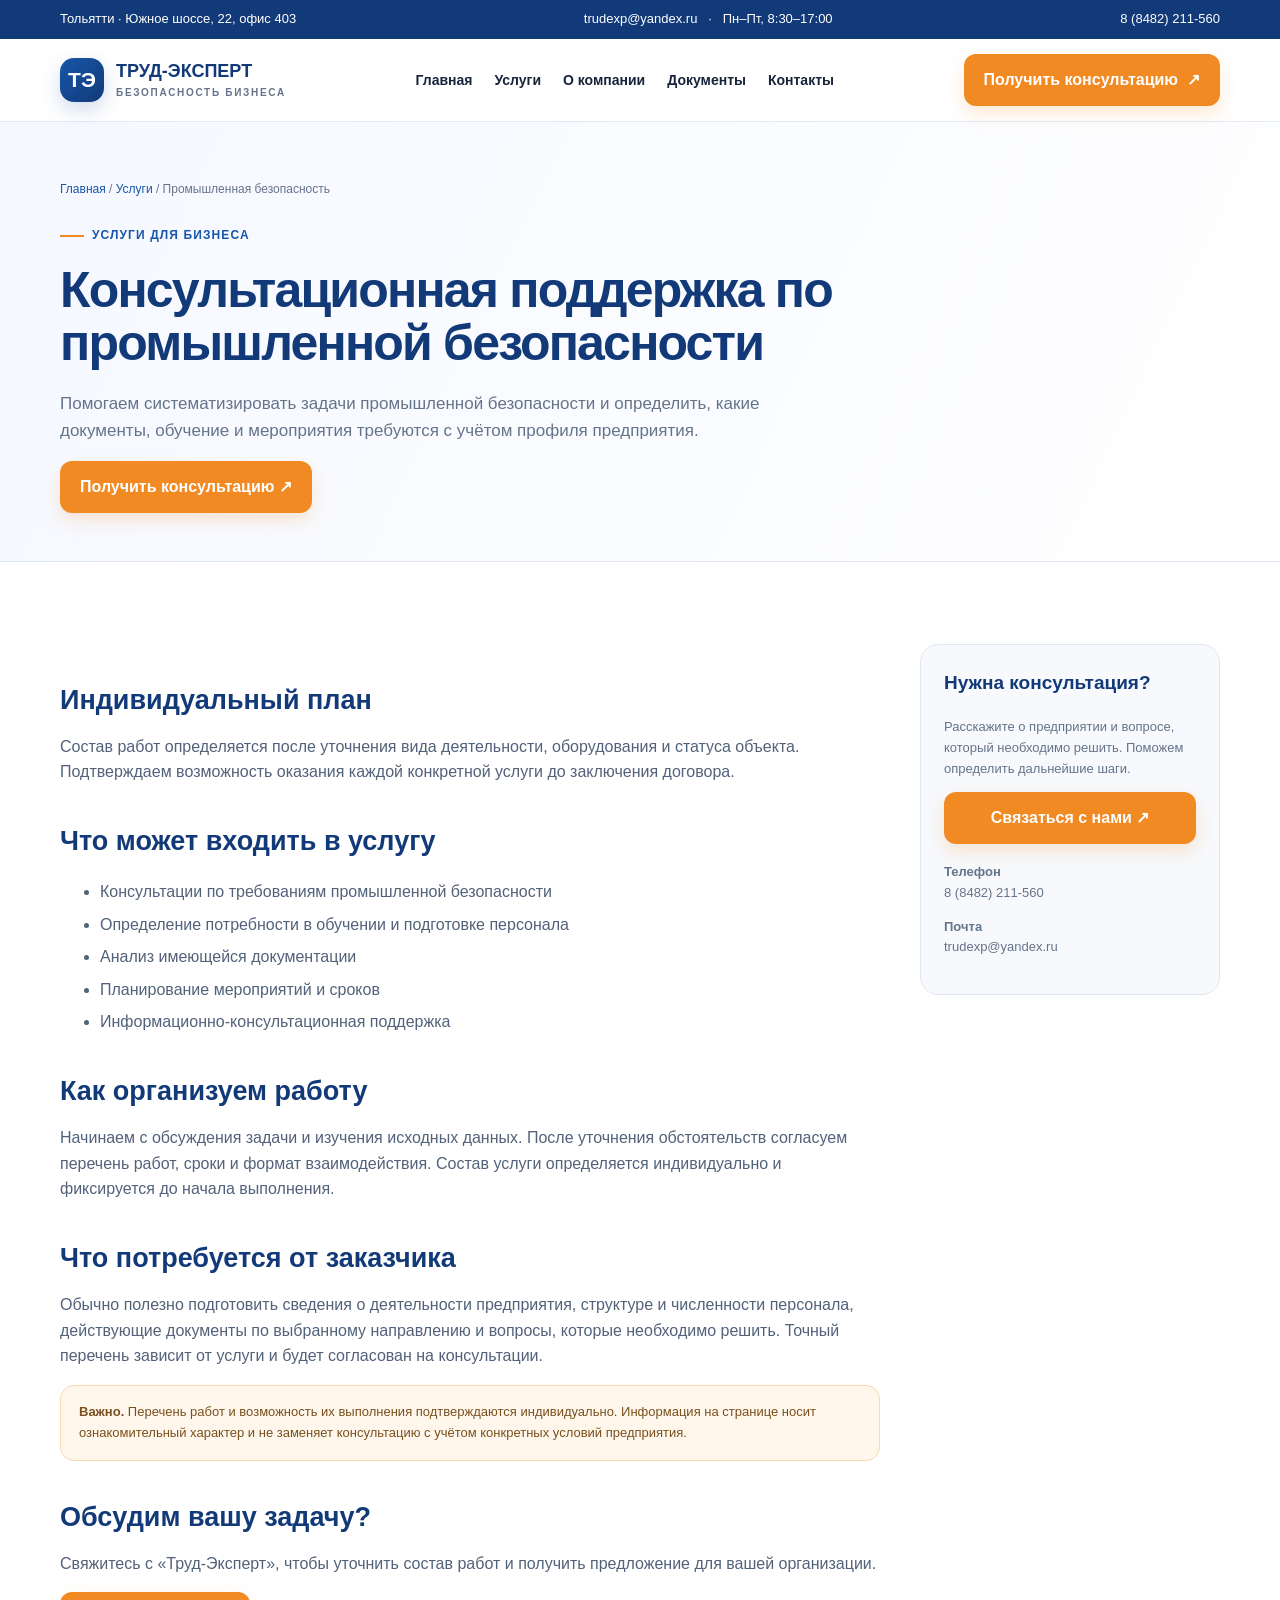
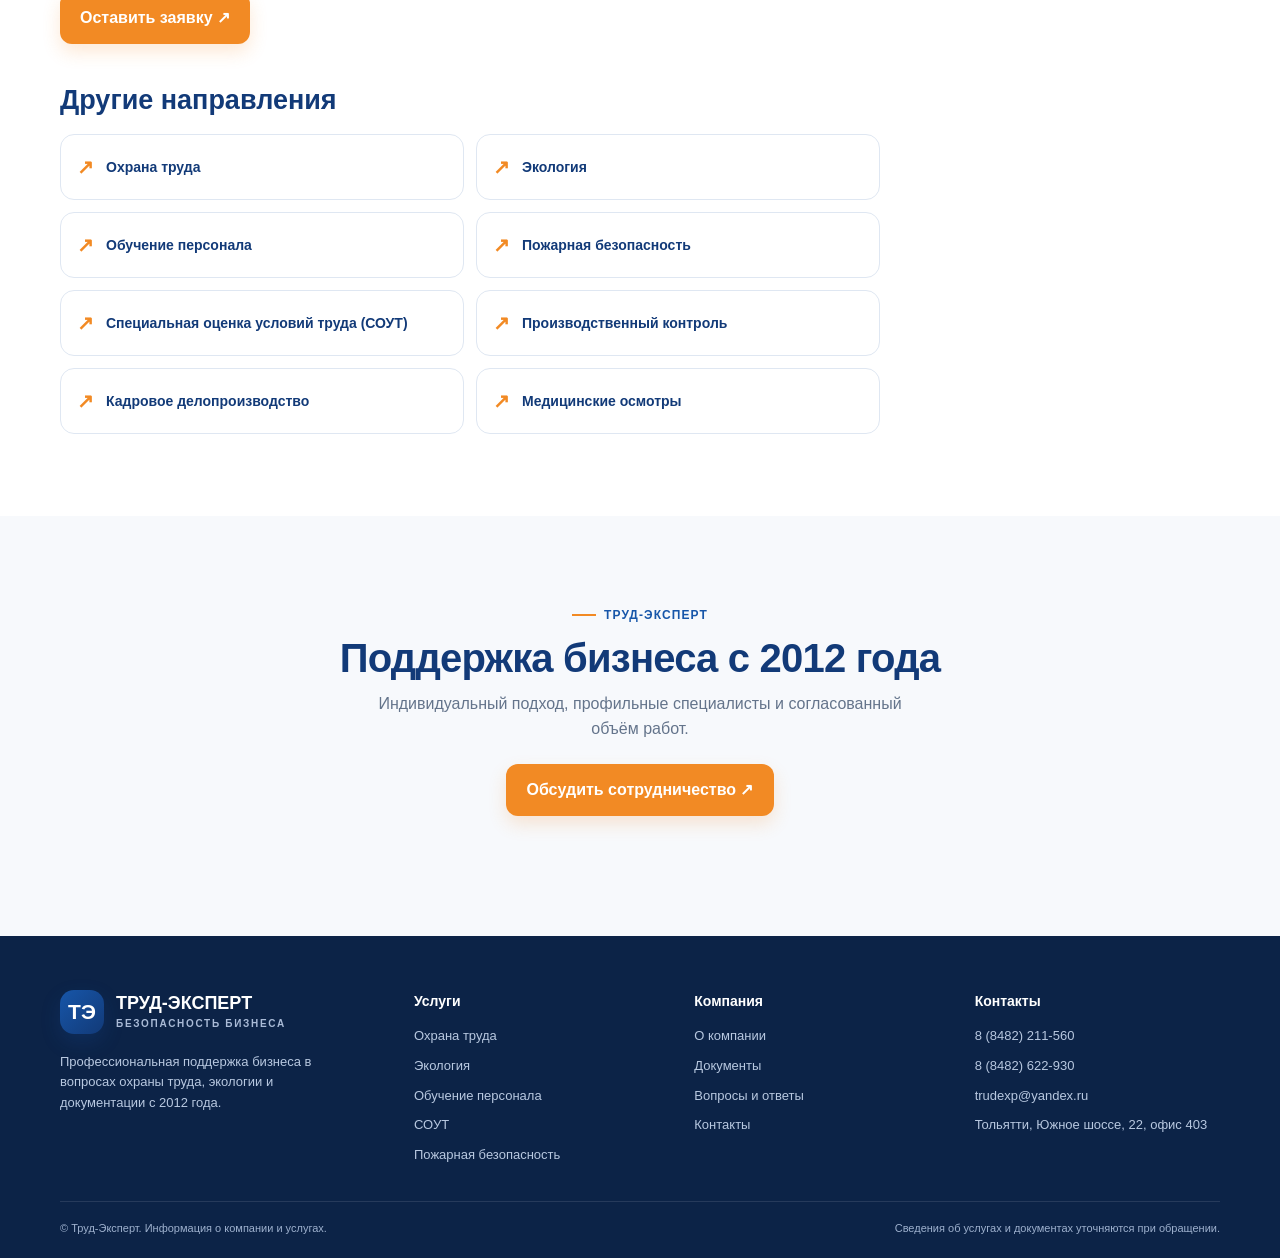
<file: services/promyshlennaya-bezopasnost.html>
<!doctype html><html lang="ru"><head><meta charset="utf-8"><meta name="viewport" content="width=device-width, initial-scale=1"><meta name="description" content="Помогаем систематизировать задачи промышленной безопасности и определить, какие документы, обучение и мероприятия требуются с учётом профиля предприятия."><title>Промышленная безопасность — Труд-Эксперт</title><link rel="stylesheet" href="../assets/style.css"></head><body><div class="topline"><div class="container"><span>Тольятти · Южное шоссе, 22, офис 403</span><span class="top-extra"><a href="mailto:trudexp@yandex.ru">trudexp@yandex.ru</a> &nbsp; · &nbsp; Пн–Пт, 8:30–17:00</span><a href="tel:+78482211560">8 (8482) 211-560</a></div></div><header class="header"><div class="container nav"><a class="brand" href="../index.html"><span class="brandmark">ТЭ</span><span class="brandname">ТРУД-ЭКСПЕРТ<small>БЕЗОПАСНОСТЬ БИЗНЕСА</small></span></a><button class="menu-toggle" aria-label="Открыть меню" aria-expanded="false">☰</button><nav class="navlinks"><a href="../index.html">Главная</a><a href="../index.html#services">Услуги</a><a href="../index.html#about">О компании</a><a href="../index.html#documents">Документы</a><a href="../contacts.html">Контакты</a></nav><a class="btn" href="../contacts.html#request">Получить консультацию <span>↗</span></a></div></header><main><section class="page-hero"><div class="container"><div class="breadcrumbs"><a href="../index.html">Главная</a> / <a href="../index.html#services">Услуги</a> / Промышленная безопасность</div><span class="eyebrow">Услуги для бизнеса</span><h1>Консультационная поддержка по промышленной безопасности</h1><p>Помогаем систематизировать задачи промышленной безопасности и определить, какие документы, обучение и мероприятия требуются с учётом профиля предприятия.</p><a class="btn" href="../contacts.html#request">Получить консультацию ↗</a></div></section><section class="section"><div class="container content-layout"><article class="prose"><h2>Индивидуальный план</h2><p>Состав работ определяется после уточнения вида деятельности, оборудования и статуса объекта. Подтверждаем возможность оказания каждой конкретной услуги до заключения договора.</p><h2>Что может входить в услугу</h2><ul><li>Консультации по требованиям промышленной безопасности</li><li>Определение потребности в обучении и подготовке персонала</li><li>Анализ имеющейся документации</li><li>Планирование мероприятий и сроков</li><li>Информационно-консультационная поддержка</li></ul><h2>Как организуем работу</h2><p>Начинаем с обсуждения задачи и изучения исходных данных. После уточнения обстоятельств согласуем перечень работ, сроки и формат взаимодействия. Состав услуги определяется индивидуально и фиксируется до начала выполнения.</p><h2>Что потребуется от заказчика</h2><p>Обычно полезно подготовить сведения о деятельности предприятия, структуре и численности персонала, действующие документы по выбранному направлению и вопросы, которые необходимо решить. Точный перечень зависит от услуги и будет согласован на консультации.</p><div class="notice"><strong>Важно.</strong> Перечень работ и возможность их выполнения подтверждаются индивидуально. Информация на странице носит ознакомительный характер и не заменяет консультацию с учётом конкретных условий предприятия.</div><h2>Обсудим вашу задачу?</h2><p>Свяжитесь с «Труд-Эксперт», чтобы уточнить состав работ и получить предложение для вашей организации.</p><a class="btn" href="../contacts.html#request">Оставить заявку ↗</a><h2>Другие направления</h2><div class="service-list"><a class="service-link" href="okhrana-truda.html"><span>↗</span>Охрана труда</a><a class="service-link" href="ekologiya.html"><span>↗</span>Экология</a><a class="service-link" href="obuchenie.html"><span>↗</span>Обучение персонала</a><a class="service-link" href="pozharnaya-bezopasnost.html"><span>↗</span>Пожарная безопасность</a><a class="service-link" href="sout.html"><span>↗</span>Специальная оценка условий труда (СОУТ)</a><a class="service-link" href="proizvodstvenny-kontrol.html"><span>↗</span>Производственный контроль</a><a class="service-link" href="kadry.html"><span>↗</span>Кадровое делопроизводство</a><a class="service-link" href="medosmotr.html"><span>↗</span>Медицинские осмотры</a></div></article><aside class="sidebox"><h3>Нужна консультация?</h3><p>Расскажите о предприятии и вопросе, который необходимо решить. Поможем определить дальнейшие шаги.</p><a class="btn" href="../contacts.html#request">Связаться с нами ↗</a><p style="margin-top:18px"><strong>Телефон</strong><br><a href="tel:+78482211560">8 (8482) 211-560</a></p><p><strong>Почта</strong><br><a href="mailto:trudexp@yandex.ru">trudexp@yandex.ru</a></p></aside></div></section><section class="section soft"><div class="container"><div class="center-head"><span class="eyebrow">Труд-Эксперт</span><h2>Поддержка бизнеса с 2012 года</h2><p>Индивидуальный подход, профильные специалисты и согласованный объём работ.</p><a class="btn" style="margin-top:22px" href="../contacts.html#request">Обсудить сотрудничество ↗</a></div></div></section></main><footer class="footer"><div class="container"><div class="footer-grid"><div><a class="brand" href="../index.html"><span class="brandmark">ТЭ</span><span class="brandname">ТРУД-ЭКСПЕРТ<small>БЕЗОПАСНОСТЬ БИЗНЕСА</small></span></a><p style="margin-top:18px;max-width:290px">Профессиональная поддержка бизнеса в вопросах охраны труда, экологии и документации с 2012 года.</p></div><div><h4>Услуги</h4><ul><li><a href="../services/okhrana-truda.html">Охрана труда</a></li><li><a href="../services/ekologiya.html">Экология</a></li><li><a href="../services/obuchenie.html">Обучение персонала</a></li><li><a href="../services/sout.html">СОУТ</a></li><li><a href="../services/pozharnaya-bezopasnost.html">Пожарная безопасность</a></li></ul></div><div><h4>Компания</h4><ul><li><a href="../index.html#about">О компании</a></li><li><a href="../index.html#documents">Документы</a></li><li><a href="index.html#faq">Вопросы и ответы</a></li><li><a href="../contacts.html">Контакты</a></li></ul></div><div><h4>Контакты</h4><ul><li><a href="tel:+78482211560">8 (8482) 211-560</a></li><li><a href="tel:+78482622930">8 (8482) 622-930</a></li><li><a href="mailto:trudexp@yandex.ru">trudexp@yandex.ru</a></li><li>Тольятти, Южное шоссе, 22, офис 403</li></ul></div></div><div class="footer-bottom"><span>© Труд-Эксперт. Информация о компании и услугах.</span><span>Сведения об услугах и документах уточняются при обращении.</span></div></div></footer><script src="../assets/site.js"></script></body></html>
</file>
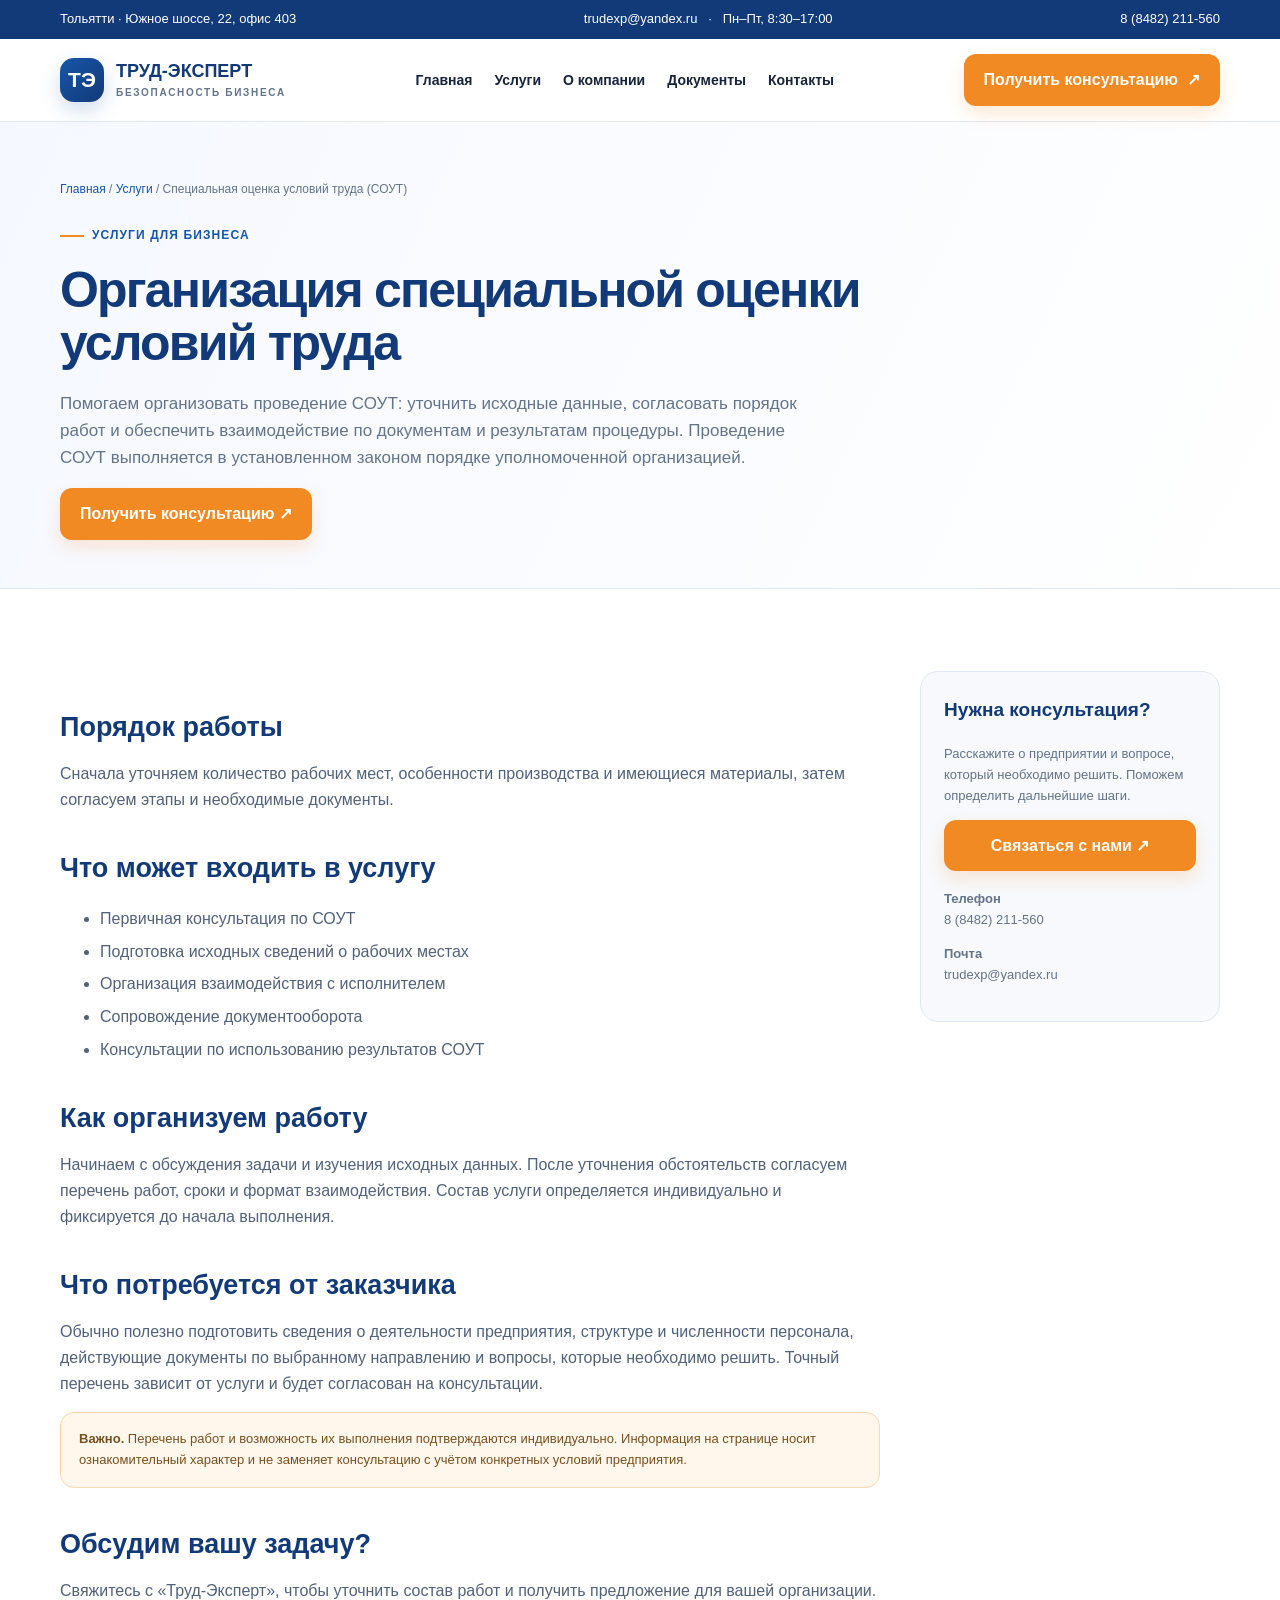
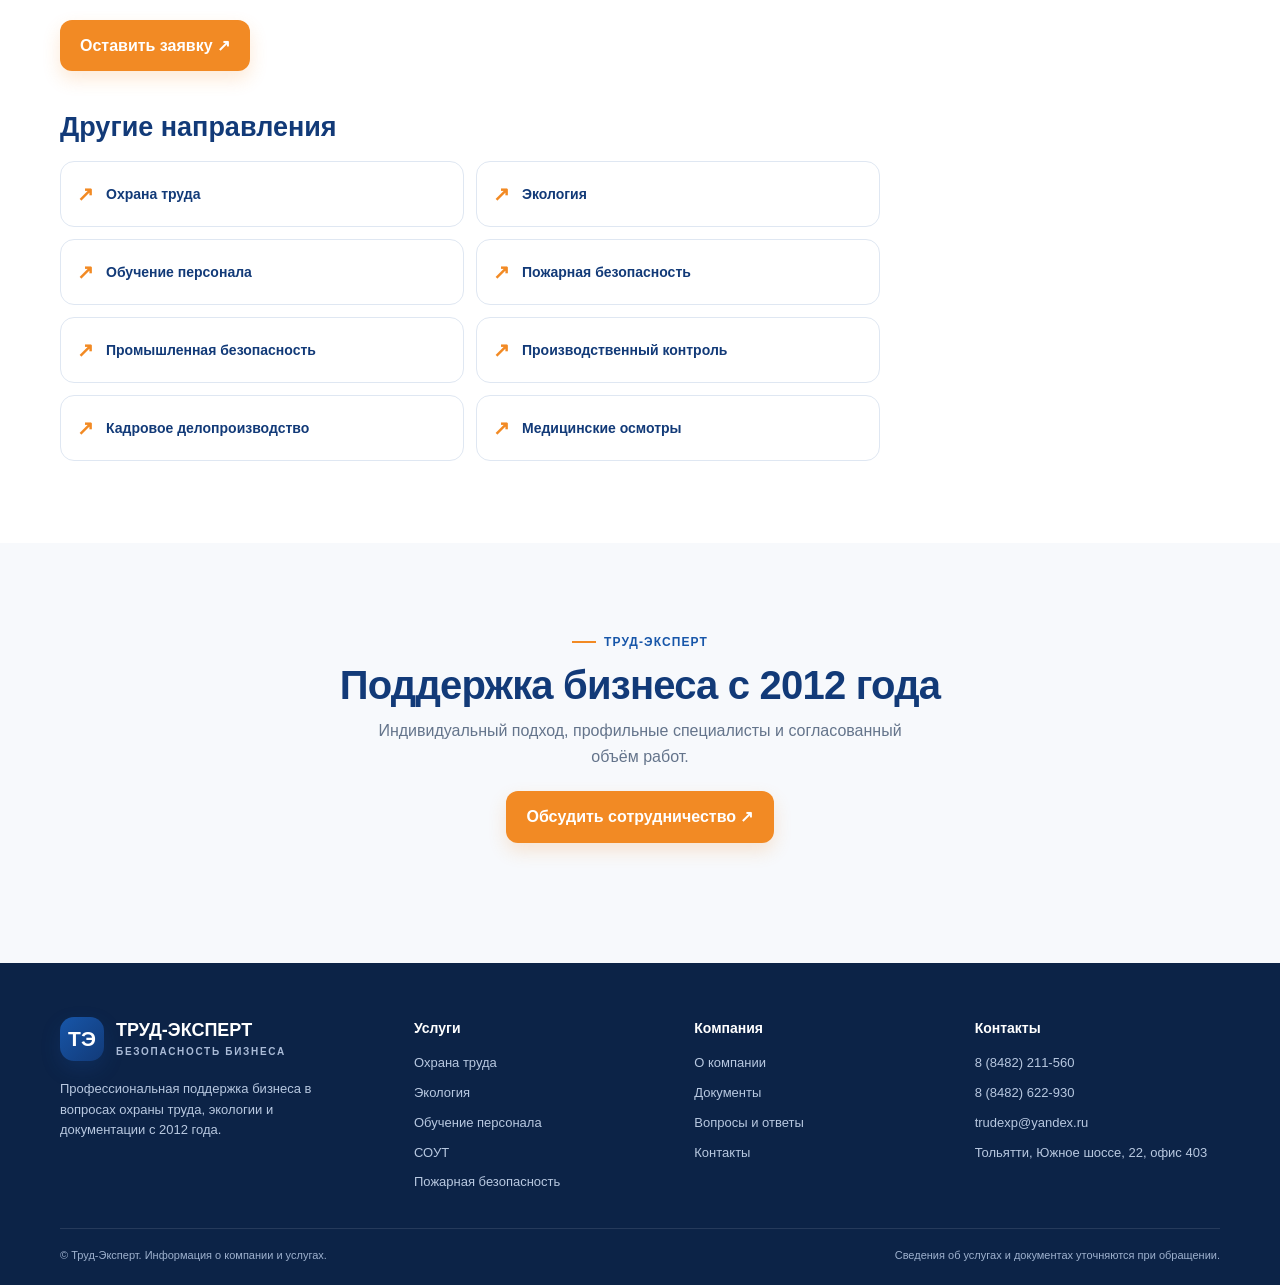
<file: services/sout.html>
<!doctype html><html lang="ru"><head><meta charset="utf-8"><meta name="viewport" content="width=device-width, initial-scale=1"><meta name="description" content="Помогаем организовать проведение СОУТ: уточнить исходные данные, согласовать порядок работ и обеспечить взаимодействие по документам и результатам процедуры. Проведение СОУТ выполняется в установленном законом порядке уполномоченной организацией."><title>Специальная оценка условий труда (СОУТ) — Труд-Эксперт</title><link rel="stylesheet" href="../assets/style.css"></head><body><div class="topline"><div class="container"><span>Тольятти · Южное шоссе, 22, офис 403</span><span class="top-extra"><a href="mailto:trudexp@yandex.ru">trudexp@yandex.ru</a> &nbsp; · &nbsp; Пн–Пт, 8:30–17:00</span><a href="tel:+78482211560">8 (8482) 211-560</a></div></div><header class="header"><div class="container nav"><a class="brand" href="../index.html"><span class="brandmark">ТЭ</span><span class="brandname">ТРУД-ЭКСПЕРТ<small>БЕЗОПАСНОСТЬ БИЗНЕСА</small></span></a><button class="menu-toggle" aria-label="Открыть меню" aria-expanded="false">☰</button><nav class="navlinks"><a href="../index.html">Главная</a><a href="../index.html#services">Услуги</a><a href="../index.html#about">О компании</a><a href="../index.html#documents">Документы</a><a href="../contacts.html">Контакты</a></nav><a class="btn" href="../contacts.html#request">Получить консультацию <span>↗</span></a></div></header><main><section class="page-hero"><div class="container"><div class="breadcrumbs"><a href="../index.html">Главная</a> / <a href="../index.html#services">Услуги</a> / Специальная оценка условий труда (СОУТ)</div><span class="eyebrow">Услуги для бизнеса</span><h1>Организация специальной оценки условий труда</h1><p>Помогаем организовать проведение СОУТ: уточнить исходные данные, согласовать порядок работ и обеспечить взаимодействие по документам и результатам процедуры. Проведение СОУТ выполняется в установленном законом порядке уполномоченной организацией.</p><a class="btn" href="../contacts.html#request">Получить консультацию ↗</a></div></section><section class="section"><div class="container content-layout"><article class="prose"><h2>Порядок работы</h2><p>Сначала уточняем количество рабочих мест, особенности производства и имеющиеся материалы, затем согласуем этапы и необходимые документы.</p><h2>Что может входить в услугу</h2><ul><li>Первичная консультация по СОУТ</li><li>Подготовка исходных сведений о рабочих местах</li><li>Организация взаимодействия с исполнителем</li><li>Сопровождение документооборота</li><li>Консультации по использованию результатов СОУТ</li></ul><h2>Как организуем работу</h2><p>Начинаем с обсуждения задачи и изучения исходных данных. После уточнения обстоятельств согласуем перечень работ, сроки и формат взаимодействия. Состав услуги определяется индивидуально и фиксируется до начала выполнения.</p><h2>Что потребуется от заказчика</h2><p>Обычно полезно подготовить сведения о деятельности предприятия, структуре и численности персонала, действующие документы по выбранному направлению и вопросы, которые необходимо решить. Точный перечень зависит от услуги и будет согласован на консультации.</p><div class="notice"><strong>Важно.</strong> Перечень работ и возможность их выполнения подтверждаются индивидуально. Информация на странице носит ознакомительный характер и не заменяет консультацию с учётом конкретных условий предприятия.</div><h2>Обсудим вашу задачу?</h2><p>Свяжитесь с «Труд-Эксперт», чтобы уточнить состав работ и получить предложение для вашей организации.</p><a class="btn" href="../contacts.html#request">Оставить заявку ↗</a><h2>Другие направления</h2><div class="service-list"><a class="service-link" href="okhrana-truda.html"><span>↗</span>Охрана труда</a><a class="service-link" href="ekologiya.html"><span>↗</span>Экология</a><a class="service-link" href="obuchenie.html"><span>↗</span>Обучение персонала</a><a class="service-link" href="pozharnaya-bezopasnost.html"><span>↗</span>Пожарная безопасность</a><a class="service-link" href="promyshlennaya-bezopasnost.html"><span>↗</span>Промышленная безопасность</a><a class="service-link" href="proizvodstvenny-kontrol.html"><span>↗</span>Производственный контроль</a><a class="service-link" href="kadry.html"><span>↗</span>Кадровое делопроизводство</a><a class="service-link" href="medosmotr.html"><span>↗</span>Медицинские осмотры</a></div></article><aside class="sidebox"><h3>Нужна консультация?</h3><p>Расскажите о предприятии и вопросе, который необходимо решить. Поможем определить дальнейшие шаги.</p><a class="btn" href="../contacts.html#request">Связаться с нами ↗</a><p style="margin-top:18px"><strong>Телефон</strong><br><a href="tel:+78482211560">8 (8482) 211-560</a></p><p><strong>Почта</strong><br><a href="mailto:trudexp@yandex.ru">trudexp@yandex.ru</a></p></aside></div></section><section class="section soft"><div class="container"><div class="center-head"><span class="eyebrow">Труд-Эксперт</span><h2>Поддержка бизнеса с 2012 года</h2><p>Индивидуальный подход, профильные специалисты и согласованный объём работ.</p><a class="btn" style="margin-top:22px" href="../contacts.html#request">Обсудить сотрудничество ↗</a></div></div></section></main><footer class="footer"><div class="container"><div class="footer-grid"><div><a class="brand" href="../index.html"><span class="brandmark">ТЭ</span><span class="brandname">ТРУД-ЭКСПЕРТ<small>БЕЗОПАСНОСТЬ БИЗНЕСА</small></span></a><p style="margin-top:18px;max-width:290px">Профессиональная поддержка бизнеса в вопросах охраны труда, экологии и документации с 2012 года.</p></div><div><h4>Услуги</h4><ul><li><a href="../services/okhrana-truda.html">Охрана труда</a></li><li><a href="../services/ekologiya.html">Экология</a></li><li><a href="../services/obuchenie.html">Обучение персонала</a></li><li><a href="../services/sout.html">СОУТ</a></li><li><a href="../services/pozharnaya-bezopasnost.html">Пожарная безопасность</a></li></ul></div><div><h4>Компания</h4><ul><li><a href="../index.html#about">О компании</a></li><li><a href="../index.html#documents">Документы</a></li><li><a href="index.html#faq">Вопросы и ответы</a></li><li><a href="../contacts.html">Контакты</a></li></ul></div><div><h4>Контакты</h4><ul><li><a href="tel:+78482211560">8 (8482) 211-560</a></li><li><a href="tel:+78482622930">8 (8482) 622-930</a></li><li><a href="mailto:trudexp@yandex.ru">trudexp@yandex.ru</a></li><li>Тольятти, Южное шоссе, 22, офис 403</li></ul></div></div><div class="footer-bottom"><span>© Труд-Эксперт. Информация о компании и услугах.</span><span>Сведения об услугах и документах уточняются при обращении.</span></div></div></footer><script src="../assets/site.js"></script></body></html>
</file>
<file: assets/style.css>
:root{--navy:#123a78;--blue:#1756a9;--sky:#eaf2ff;--orange:#f28a24;--ink:#17243b;--muted:#64748b;--line:#dfe7f2;--white:#fff;--bg:#f7f9fc;--radius:22px;--shadow:0 16px 42px rgba(21,52,94,.09)}*{box-sizing:border-box}html{scroll-behavior:smooth}body{margin:0;font-family:Inter,Arial,sans-serif;color:var(--ink);background:#fff;line-height:1.6}a{color:inherit;text-decoration:none}button,input,textarea,select{font:inherit}.container{width:min(1160px,calc(100% - 40px));margin:auto}.topline{background:var(--navy);color:#fff;font-size:13px}.topline .container{display:flex;justify-content:space-between;gap:20px;padding:9px 0}.topline a{color:#fff}.header{position:sticky;top:0;z-index:20;background:rgba(255,255,255,.94);backdrop-filter:blur(12px);border-bottom:1px solid rgba(223,231,242,.85)}.nav{min-height:82px;display:flex;align-items:center;justify-content:space-between;gap:24px}.brand{display:flex;align-items:center;gap:12px;min-width:210px}.brandmark{height:44px;width:44px;border-radius:14px;background:linear-gradient(135deg,var(--blue),var(--navy));display:grid;place-items:center;color:#fff;font-weight:900;font-size:21px;box-shadow:0 8px 20px #1756a933}.brandname{font-size:18px;font-weight:850;line-height:1.1;color:var(--navy)}.brandname small{display:block;font-size:10px;letter-spacing:1.7px;color:var(--muted);font-weight:700;margin-top:5px}.navlinks{display:flex;align-items:center;gap:22px;font-size:14px;font-weight:650}.navlinks a:hover,.footer a:hover{color:var(--orange)}.btn{display:inline-flex;align-items:center;justify-content:center;gap:9px;padding:13px 20px;border:0;border-radius:12px;background:var(--orange);color:#fff;font-weight:750;box-shadow:0 8px 18px #f28a2430;cursor:pointer;transition:.2s}.btn:hover{transform:translateY(-2px);filter:saturate(1.08)}.btn.secondary{background:var(--navy);box-shadow:none}.btn.ghost{background:#fff;color:var(--navy);border:1px solid var(--line);box-shadow:none}.menu-toggle{display:none;border:1px solid var(--line);border-radius:10px;background:#fff;padding:9px 12px;font-size:22px}.hero{position:relative;overflow:hidden;background:linear-gradient(115deg,#f5f8ff 0%,#edf4ff 52%,#fff 100%);padding:76px 0 66px}.hero:after{content:"";position:absolute;width:500px;height:500px;border-radius:50%;right:-120px;top:-170px;background:radial-gradient(circle,#c9dcff99 0%,#dce8ff00 68%);pointer-events:none}.hero-grid{display:grid;grid-template-columns:1.15fr .85fr;gap:55px;align-items:center;position:relative;z-index:1}.eyebrow{display:inline-flex;align-items:center;gap:8px;color:var(--blue);font-weight:800;font-size:12px;text-transform:uppercase;letter-spacing:1.1px}.eyebrow:before{content:"";height:2px;width:24px;background:var(--orange)}h1,h2,h3,p{margin-top:0}h1{font-size:clamp(38px,5vw,60px);line-height:1.06;letter-spacing:-1.8px;margin:18px 0 20px;color:var(--navy)}h1 em{font-style:normal;color:var(--orange)}.hero p{font-size:18px;max-width:610px;color:#53657f;margin-bottom:28px}.hero-actions{display:flex;flex-wrap:wrap;gap:12px}.hero-note{font-size:12px;color:var(--muted);margin-top:18px}.hero-art{min-height:390px;position:relative;display:grid;place-items:center}.hero-panel{position:relative;width:min(100%,420px);background:#fff;border:1px solid #e0e9f7;border-radius:28px;padding:28px;box-shadow:var(--shadow);transform:rotate(1.5deg)}.hero-panel:before{content:"";position:absolute;inset:14px -14px -14px 14px;border:1px solid #d9e5f8;border-radius:28px;z-index:-1}.panel-head{display:flex;align-items:center;justify-content:space-between;padding-bottom:20px;border-bottom:1px solid var(--line)}.panel-head strong{font-size:16px;color:var(--navy)}.status{font-size:11px;color:#137b51;background:#e6f8ef;border-radius:100px;padding:6px 10px;font-weight:800}.checkrow{display:flex;gap:13px;align-items:flex-start;padding:17px 0;border-bottom:1px solid #edf1f7}.checkicon{flex:none;width:36px;height:36px;border-radius:11px;background:var(--sky);color:var(--blue);display:grid;place-items:center;font-weight:900}.checkrow b{display:block;font-size:14px}.checkrow small{color:var(--muted);font-size:12px}.panel-foot{display:flex;justify-content:space-between;align-items:center;margin-top:18px;color:var(--muted);font-size:12px}.panel-foot b{font-size:13px;color:var(--navy)}.float-card{position:absolute;bottom:5px;left:-8px;background:#fff;padding:15px 18px;border-radius:16px;box-shadow:var(--shadow);font-size:12px;max-width:205px}.float-card strong{display:block;color:var(--navy);font-size:15px}.stats{padding:22px 0;border-bottom:1px solid var(--line)}.stats-grid{display:grid;grid-template-columns:repeat(3,1fr);gap:20px}.stat{padding:8px 18px;border-right:1px solid var(--line);display:flex;gap:14px;align-items:center}.stat:last-child{border:0}.stat-number{font-size:27px;line-height:1;font-weight:900;color:var(--blue)}.stat span{font-size:13px;color:var(--muted);line-height:1.35}.section{padding:82px 0}.section.soft{background:var(--bg)}.section-head{display:flex;justify-content:space-between;align-items:end;gap:30px;margin-bottom:32px}.section-head h2,.center-head h2{font-size:clamp(28px,3.5vw,40px);line-height:1.15;letter-spacing:-.8px;color:var(--navy);margin:10px 0}.section-head p,.center-head p{max-width:560px;color:var(--muted);margin-bottom:0}.center-head{text-align:center;max-width:720px;margin:0 auto 38px}.center-head p{margin:0 auto}.grid{display:grid;grid-template-columns:repeat(3,1fr);gap:18px}.card{border:1px solid var(--line);border-radius:var(--radius);padding:25px;background:#fff;transition:.22s;min-width:0}.card:hover{transform:translateY(-4px);box-shadow:var(--shadow);border-color:#c6d8f4}.card-icon{width:48px;height:48px;border-radius:15px;background:var(--sky);color:var(--blue);display:grid;place-items:center;font-size:22px;margin-bottom:19px}.card h3{font-size:19px;color:var(--navy);margin-bottom:9px;line-height:1.25}.card p{font-size:14px;color:var(--muted);margin-bottom:16px}.arrowlink{font-size:13px;font-weight:800;color:var(--blue)}.arrowlink span{color:var(--orange);margin-left:5px}.feature-grid{display:grid;grid-template-columns:.9fr 1.1fr;gap:55px;align-items:center}.feature-box{border-radius:26px;background:linear-gradient(145deg,var(--navy),#1c60b5);color:#fff;padding:34px;position:relative;overflow:hidden;min-height:370px}.feature-box:after{content:"";position:absolute;width:240px;height:240px;border:1px solid #ffffff20;border-radius:50%;right:-70px;bottom:-75px;box-shadow:0 0 0 28px #ffffff08,0 0 0 58px #ffffff05}.feature-box h3{font-size:27px;line-height:1.2;max-width:300px}.feature-box p{color:#d7e5ff;max-width:310px}.feature-badge{display:inline-block;background:#ffffff18;border:1px solid #ffffff2a;padding:8px 12px;border-radius:9px;font-size:12px;margin-bottom:45px}.feature-list{display:grid;grid-template-columns:1fr 1fr;gap:20px}.feature-item{display:flex;gap:13px}.feature-item .checkicon{background:#e5f7ef;color:#16825b}.feature-item h3{font-size:16px;margin-bottom:5px;color:var(--navy)}.feature-item p{font-size:13px;color:var(--muted);margin:0}.steps{display:grid;grid-template-columns:repeat(4,1fr);gap:16px;counter-reset:step}.step{padding:23px;border:1px solid var(--line);border-radius:18px;background:#fff;counter-increment:step}.step:before{content:"0" counter(step);display:block;color:var(--orange);font-size:26px;font-weight:900;margin-bottom:22px}.step h3{font-size:16px;color:var(--navy);margin-bottom:7px}.step p{font-size:13px;color:var(--muted);margin:0}.trust-grid{display:grid;grid-template-columns:repeat(4,1fr);gap:14px}.trust-item{background:#fff;border:1px solid var(--line);border-radius:15px;padding:20px;text-align:center;font-size:14px;font-weight:750;color:var(--navy)}.faq{max-width:850px;margin:auto}.faq details{border-bottom:1px solid var(--line);padding:20px 0}.faq summary{cursor:pointer;list-style:none;font-weight:800;color:var(--navy);display:flex;justify-content:space-between;gap:20px}.faq summary:after{content:"+";color:var(--orange);font-size:22px;line-height:1}.faq details[open] summary:after{content:"−"}.faq details p{color:var(--muted);font-size:14px;margin:14px 0 0;max-width:780px}.cta{background:linear-gradient(120deg,#10356e,#1d5aab);color:#fff;border-radius:28px;padding:42px;display:grid;grid-template-columns:1fr 1fr;gap:35px;align-items:center;position:relative;overflow:hidden}.cta h2{font-size:clamp(28px,3.5vw,38px);line-height:1.15;margin:10px 0 14px}.cta p{color:#d6e5ff;margin:0}.cta-form{display:grid;grid-template-columns:1fr 1fr;gap:12px}.cta-form input,.cta-form textarea,.cta-form select{width:100%;padding:13px 14px;border-radius:10px;border:1px solid #ffffff36;background:#ffffff12;color:#fff;outline:none}.cta-form input::placeholder,.cta-form textarea::placeholder{color:#d8e4f8}.cta-form select option{color:#17243b}.cta-form textarea{grid-column:1/-1;min-height:76px;resize:vertical}.cta-form .btn{grid-column:1/-1}.consent{grid-column:1/-1;font-size:11px;color:#d6e5ff}.footer{background:#0c2347;color:#d4e0f4;padding:54px 0 20px}.footer-grid{display:grid;grid-template-columns:1.3fr 1fr 1fr 1fr;gap:35px}.footer .brandname{color:#fff}.footer .brandname small{color:#aabbd7}.footer p,.footer li{font-size:13px;color:#b8c8e0}.footer h4{font-size:14px;color:#fff;margin:0 0 14px}.footer ul{list-style:none;padding:0;margin:0;display:grid;gap:9px}.footer-bottom{border-top:1px solid #ffffff1b;margin-top:35px;padding-top:18px;display:flex;justify-content:space-between;gap:20px;font-size:11px;color:#9eb1ce}.page-hero{background:linear-gradient(115deg,#f5f8ff,#fff);padding:58px 0 48px;border-bottom:1px solid var(--line)}.breadcrumbs{font-size:12px;color:var(--muted);margin-bottom:20px}.breadcrumbs a{color:var(--blue)}.page-hero h1{font-size:clamp(34px,4.5vw,50px);max-width:850px}.page-hero p{max-width:760px;color:var(--muted);font-size:17px}.content-layout{display:grid;grid-template-columns:minmax(0,1fr) 300px;gap:40px}.prose h2{font-size:27px;color:var(--navy);margin:35px 0 12px}.prose h3{color:var(--navy);margin:25px 0 8px}.prose p,.prose li{color:#52627a}.prose li{margin:7px 0}.sidebox{height:max-content;background:var(--bg);border:1px solid var(--line);border-radius:18px;padding:23px;position:sticky;top:110px}.sidebox h3{font-size:19px;color:var(--navy)}.sidebox p{font-size:13px;color:var(--muted)}.sidebox .btn{width:100%}.service-list{display:grid;grid-template-columns:repeat(2,1fr);gap:12px}.service-link{display:flex;align-items:center;gap:12px;padding:16px;border:1px solid var(--line);border-radius:14px;background:#fff;font-size:14px;font-weight:750;color:var(--navy)}.service-link:hover{border-color:#aac5ef;background:#f8fbff}.service-link span{color:var(--orange);font-size:20px}.notice{background:#fff7ec;border:1px solid #f8d8b0;border-radius:14px;padding:16px 18px;color:#79501f;font-size:13px}.mobile-nav{display:none}.form-message{display:none;font-size:12px;grid-column:1/-1;color:#fff}.form-message.show{display:block}@media(max-width:980px){.navlinks{gap:12px}.navlinks a{font-size:12px}.nav>.btn{display:none}.hero-grid{gap:25px}.grid{grid-template-columns:repeat(2,1fr)}.footer-grid{grid-template-columns:repeat(2,1fr)}.content-layout{grid-template-columns:1fr 270px;gap:22px}}@media(max-width:760px){.container{width:min(100% - 30px,600px)}.topline .container{font-size:11px}.topline .top-extra{display:none}.nav{min-height:70px}.menu-toggle{display:block}.navlinks{display:none;position:absolute;top:70px;left:0;right:0;padding:18px 22px 22px;background:#fff;border-bottom:1px solid var(--line);flex-direction:column;align-items:stretch;gap:0}.navlinks.open{display:flex}.navlinks a{padding:12px 0;font-size:14px;border-bottom:1px solid #eef2f8}.navlinks a:last-child{border:0}.hero{padding:52px 0 42px}.hero-grid,.feature-grid,.cta,.content-layout{grid-template-columns:1fr}.hero-art{min-height:340px;margin-top:6px}.hero-panel{width:90%}.float-card{left:0;bottom:-4px}.stats-grid{grid-template-columns:1fr;gap:0}.stat{border-right:0;border-bottom:1px solid var(--line);padding:15px 4px}.stat:last-child{border:0}.section{padding:58px 0}.section-head{display:block}.section-head .btn{margin-top:18px}.grid{grid-template-columns:1fr}.feature-list{grid-template-columns:1fr}.steps{grid-template-columns:1fr 1fr}.trust-grid{grid-template-columns:1fr 1fr}.cta{padding:28px 22px}.cta-form{grid-template-columns:1fr}.cta-form textarea,.cta-form .btn,.consent{grid-column:auto}.footer-grid{grid-template-columns:1fr 1fr;gap:26px}.footer-grid>div:first-child{grid-column:1/-1}.footer-bottom{display:block}.footer-bottom span{display:block;margin-top:7px}.page-hero{padding:42px 0 35px}.sidebox{position:static;order:-1}.service-list{grid-template-columns:1fr}}@media(max-width:420px){.hero-actions .btn{width:100%}.steps{grid-template-columns:1fr}.trust-grid{grid-template-columns:1fr}.cta-form{grid-template-columns:1fr}.footer-grid{grid-template-columns:1fr}.footer-grid>div:first-child{grid-column:auto}}
</file>
